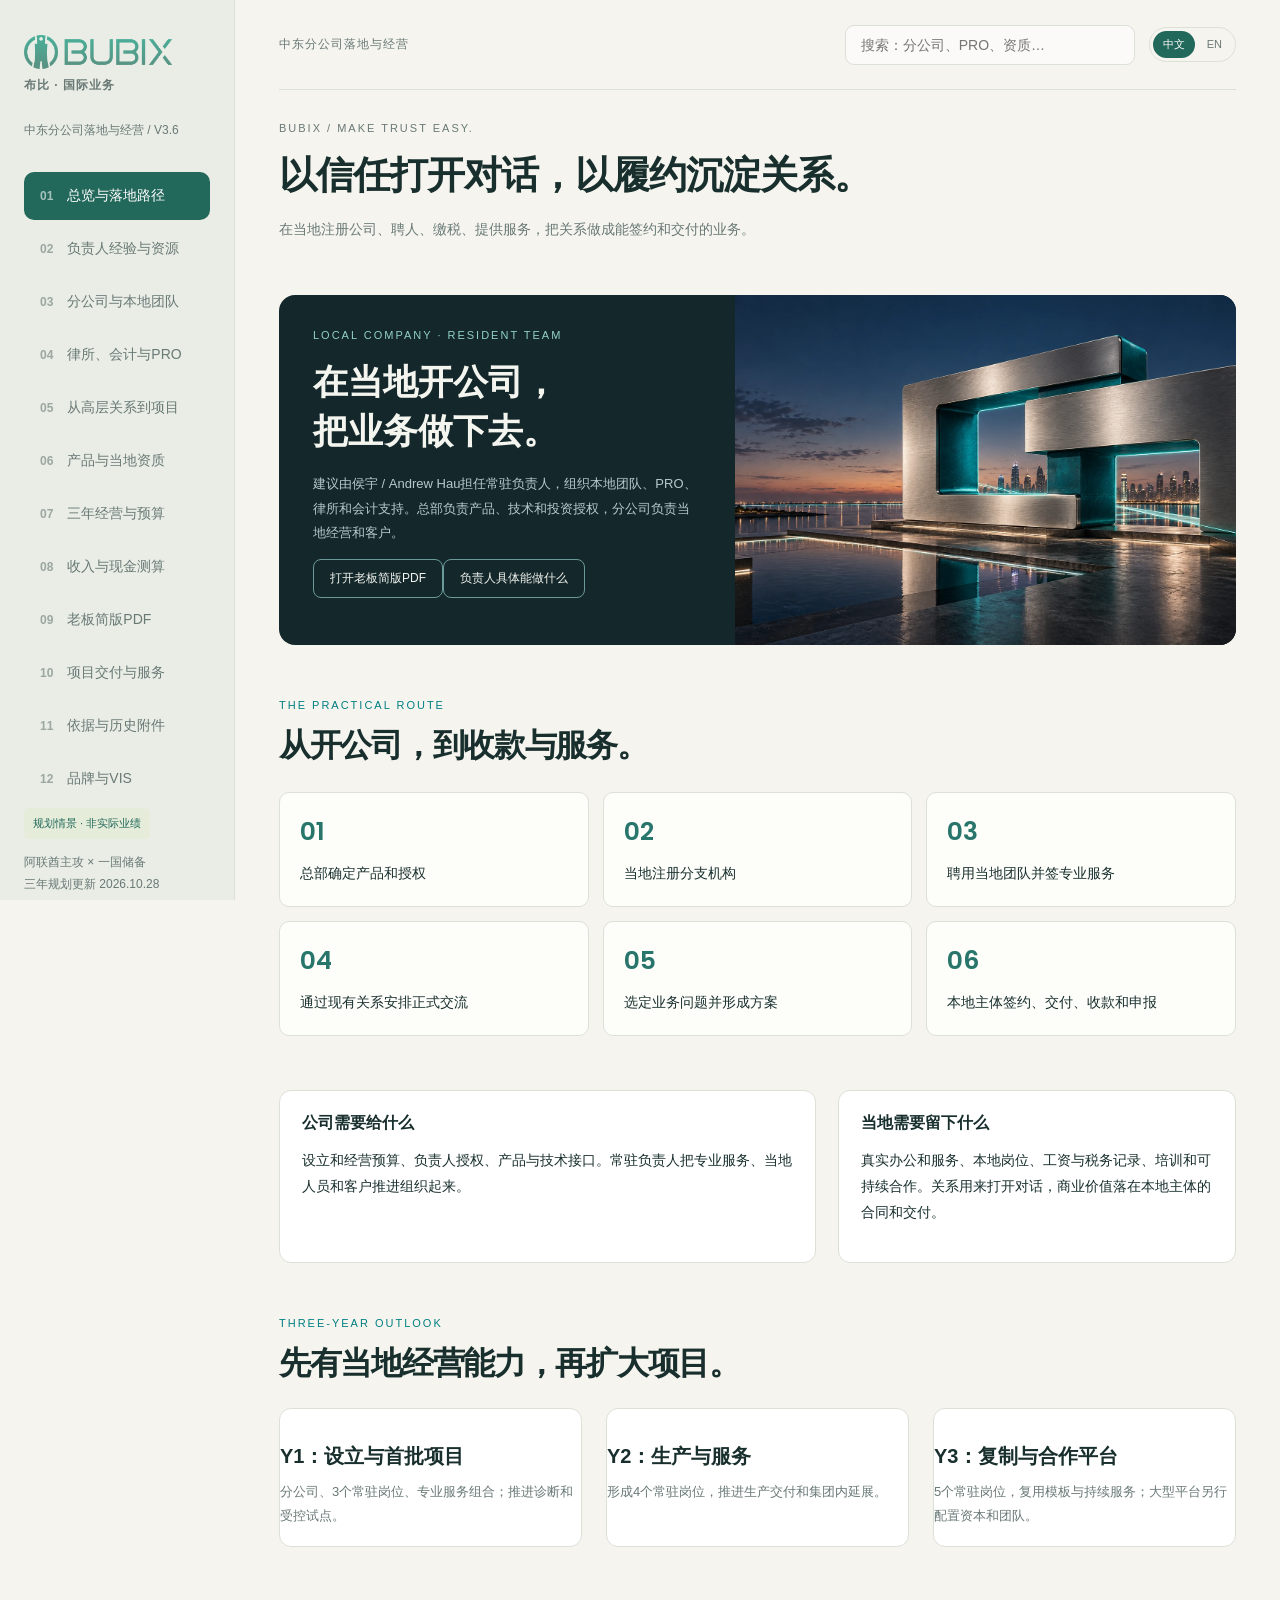
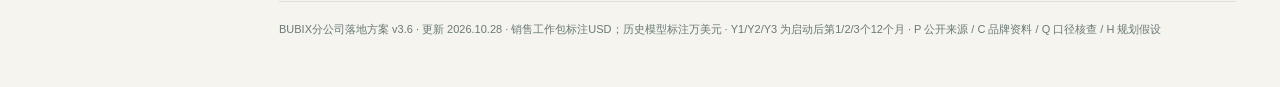
<file: index.html>
<!doctype html><html lang="zh-CN"><head><meta charset="UTF-8"><meta name="viewport" content="width=device-width,initial-scale=1"><title>BUBIX · 中东分公司落地与经营 / V3.6</title><style>
:root{--bg:#f5f4ee;--ink:#182f2d;--muted:#697976;--green:#22685b;--lime:#d5ef9b;--line:#dce1d8;--white:#fff;--orange:#bd6841}*{box-sizing:border-box}body{margin:0;background:var(--bg);color:var(--ink);font-family:-apple-system,BlinkMacSystemFont,"PingFang SC","Microsoft YaHei",sans-serif;font-size:14px}button,input,select{font:inherit}button,a,select{touch-action:manipulation}button{cursor:pointer}a{color:var(--green)}button:focus-visible,a:focus-visible,input:focus-visible,select:focus-visible{outline:3px solid #b8d378;outline-offset:3px}aside{position:fixed;inset:0 auto 0 0;width:235px;padding:34px 24px;background:#e9ede5;display:flex;flex-direction:column;border-right:1px solid var(--line)}.brand{font-weight:800;font-size:27px;letter-spacing:-1px}.brand span{font-size:12px;letter-spacing:2px;display:block;margin-top:7px;color:var(--muted)}.edition{margin:28px 0;color:var(--muted);font-size:12px}nav button{display:flex;align-items:center;gap:14px;border:0;background:transparent;color:var(--muted);width:100%;padding:14px 16px;text-align:left;border-radius:10px;margin:5px 0}nav button.active{background:var(--green);color:white}nav b{font-size:12px;opacity:.6}.aside-bottom{margin-top:auto;font-size:12px;line-height:1.9;color:var(--muted)}main{margin-left:235px;padding:0 44px 50px;max-width:1580px}header{height:90px;display:flex;align-items:center;justify-content:space-between;border-bottom:1px solid var(--line);gap:20px}.crumb{color:var(--muted);font-size:12px}#search{width:290px;padding:11px 15px;background:#fff9;border:1px solid var(--line);border-radius:9px}h1{font-size:38px;line-height:1.35;letter-spacing:-1px;margin:16px 0}h2{font-size:22px;margin:0 0 16px}h3{font-size:16px;margin:0 0 12px}p{line-height:1.85}.eyebrow{font-size:11px;letter-spacing:2px;text-transform:uppercase;color:var(--muted)}.intro{padding:32px 0 24px}.intro p{color:var(--muted);margin:0;max-width:730px}.badge{display:inline-block;background:#e5edda;padding:5px 9px;border-radius:5px;font-size:11px;color:var(--green)}.hero{background:var(--ink);color:white;border-radius:18px;padding:32px;display:grid;grid-template-columns:1.4fr 1fr;gap:36px}.hero .eyebrow,.hero p{color:#b3c8bd}.hero h2{font-size:28px;max-width:560px;line-height:1.5}.hero .big{font-size:70px;letter-spacing:-3px;color:var(--lime);font-weight:600}.hero .big small{font-size:15px;letter-spacing:0;color:#b3c8bd;margin-left:10px}.hero-split{display:flex;gap:30px;border-top:1px solid #ffffff30;padding-top:16px;margin-top:18px}.hero-split b{font-size:25px;display:block}.hero-split span{font-size:12px;color:#b3c8bd}.btn{border:1px solid var(--line);border-radius:8px;padding:10px 16px;background:white;color:var(--ink);text-decoration:none;display:inline-block}.btn.green{background:var(--lime);border-color:var(--lime)}.grid{display:grid;grid-template-columns:repeat(4,1fr);gap:16px;margin:22px 0}.card{background:white;border:1px solid var(--line);border-radius:12px;padding:22px}.metric{font-size:32px;font-weight:600;margin:12px 0 5px;letter-spacing:-1px}.muted{color:var(--muted);font-size:12px;line-height:1.8}.two{display:grid;grid-template-columns:1.35fr 1fr;gap:22px;margin-top:22px}.row{display:flex;justify-content:space-between;align-items:center;gap:15px}.link{border:0;background:transparent;color:var(--green);padding:0;text-align:left}.entry{padding:17px 0;border-bottom:1px solid var(--line);cursor:pointer;display:block;width:100%;text-align:left;border-width:0 0 1px;background:none;color:var(--ink)}.entry strong{display:block;margin-bottom:6px}.entry:hover{color:var(--green)}.notice{border-left:3px solid #9ab67d;background:#edf1e7;padding:13px 16px;line-height:1.8;font-size:12px;margin:20px 0}.tabs{display:flex;gap:8px;flex-wrap:wrap;margin:20px 0}.tabs button{padding:11px 18px;background:white;border:1px solid var(--line);border-radius:8px}.tabs button.active{background:var(--green);color:white}.tablewrap{overflow:auto}table{width:100%;border-collapse:collapse;font-size:12px;text-align:left}th{background:#edf1e8;color:var(--green);font-weight:600}td,th{padding:12px;border-bottom:1px solid var(--line);line-height:1.7;min-width:90px}article{max-width:850px;font-size:15px}article p{line-height:2}article h2{font-size:18px;margin-top:28px}article table{margin:20px 0}.reader{display:grid;grid-template-columns:220px minmax(0,1fr);gap:28px;margin-top:24px}.toc{max-height:75vh;overflow:auto;position:sticky;top:20px;align-self:start}.toc button{display:block;width:100%;padding:10px;border:0;background:none;text-align:left;color:var(--muted);line-height:1.5;font-size:12px;border-radius:6px}.toc button.active{background:#e4edda;color:var(--green);font-weight:600}.reader-card{background:white;padding:30px;border-radius:12px;border:1px solid var(--line)}.reader-card h1{font-size:26px}.read-controls{display:flex;justify-content:space-between;margin:25px 0;gap:12px}.source{margin-bottom:12px;padding:22px;background:white;border:1px solid var(--line);border-radius:10px}.source p{margin:8px 0}.check{display:flex;gap:14px;padding:18px 0;border-bottom:1px solid var(--line);align-items:start}.check input{accent-color:var(--green);width:20px;height:20px;flex-shrink:0}.check.done span{text-decoration:line-through;color:var(--muted)}progress{width:100%;height:9px;accent-color:var(--green)}svg{width:100%;height:auto;display:block}.chart-months{display:grid;grid-template-columns:repeat(12,1fr);gap:3px}.chart-months button{border:0;background:transparent;font-size:10px;color:var(--muted);padding:8px 0}.chart-months button.active{background:#e7eddf;color:var(--green);border-radius:5px}.legend{font-size:11px;color:var(--muted);display:flex;gap:16px;margin:10px 0}.dot{display:inline-block;width:7px;height:7px;background:var(--green);border-radius:100%;margin-right:6px}.chartdetail{padding:13px;background:#f4f6ef;border-radius:7px;font-size:12px;line-height:1.8}.stress-value{font-size:32px;color:var(--orange);font-weight:600}select{max-width:100%;padding:10px;background:white;border:1px solid var(--line);border-radius:6px}footer{color:var(--muted);font-size:11px;margin-top:35px;border-top:1px solid var(--line);padding-top:20px}.download{display:flex;gap:10px;flex-wrap:wrap}#menu{display:none}.mobile-label{display:none}.search-result{padding:18px;border:1px solid var(--line);background:white;border-radius:9px;margin:12px 0;display:block;width:100%;text-align:left;color:var(--ink)}mark{background:#d5ef9b}dialog{width:min(700px,94vw);border:1px solid var(--line);border-radius:15px;padding:28px;color:var(--ink)}dialog::backdrop{background:#18302db0}@media(max-width:1100px){main{padding:0 25px 35px}.grid{grid-template-columns:repeat(2,1fr)}.two{grid-template-columns:1fr}.reader{grid-template-columns:170px minmax(0,1fr)}}@media(max-width:760px){aside{display:none;z-index:10;box-shadow:0 0 0 100vw #18302d70}aside.open{display:flex}main{margin:0;padding:0 18px 30px}header{height:74px}.crumb{display:none}#search{width:min(280px,75vw)}#menu{display:block;border:0;background:none;font-size:22px}h1{font-size:29px}.hero{grid-template-columns:1fr;padding:24px;gap:15px}.hero .big{font-size:60px}.hero h2{font-size:24px}.grid{gap:10px}.card{padding:16px}.metric{font-size:28px}.reader{display:block}.toc{position:static;max-height:180px;margin-bottom:20px}.reader-card{padding:20px}.reader-card h1{font-size:23px}}@media print{aside,header,.tabs,.read-controls,footer,.toc{display:none}main{margin:0;padding:0}.reader{display:block}.reader-card{border:0}body{background:white}.card{break-inside:avoid}}

html{scroll-behavior:smooth}main,.card,.reader-card,.reader>div,.two>*,.grid>*{min-width:0}article,.source{overflow-wrap:anywhere}.tablewrap{max-width:100%;overscroll-behavior-x:contain}button:disabled{opacity:.45;cursor:default}.skip-link{position:fixed;top:-100px;left:16px;z-index:40;background:white;padding:12px}.skip-link:focus{top:12px}#navClose,#navBackdrop{display:none}.guide-grid{display:grid;grid-template-columns:repeat(2,minmax(0,1fr));gap:16px}.guide-grid details{padding:20px;background:white;border:1px solid var(--line);border-radius:12px}.guide-grid summary{font-weight:600;cursor:pointer;min-height:44px}.guide-grid li{line-height:1.9;margin:8px 0}.mobile-toc{display:none}.version-note{font-size:12px;line-height:1.8;color:var(--muted)}
@media(max-width:760px){header{position:sticky;top:0;z-index:5;background:var(--bg);padding-top:env(safe-area-inset-top);height:auto;min-height:74px;gap:10px}#menu{min-width:44px;min-height:44px}#search{width:100%;min-width:0;font-size:16px}aside{width:min(300px,88vw);height:100dvh;overflow:auto;box-shadow:none;padding:24px}#navClose{display:block;align-self:flex-end;min-height:44px}#navBackdrop.open{display:block;position:fixed;inset:0;z-index:9;border:0;background:#18302d80}body.nav-open{overflow:hidden}.row{flex-wrap:wrap}.hero .big{font-size:52px}.hero .big small{display:block;margin:8px 0;font-size:14px}.hero-split{gap:20px}.card h2{font-size:20px}.chart-months{grid-template-columns:repeat(6,minmax(0,1fr))}.chart-months button{min-height:44px;font-size:12px}.download{display:grid;grid-template-columns:1fr}.download .btn{min-height:44px}.guide-grid{grid-template-columns:1fr}.toc{display:none}.mobile-toc{display:block;margin:0 0 16px;width:100%;font-size:16px;min-height:44px}.reader-card{padding:16px}.read-controls .btn{min-height:44px}.tabs button{min-height:44px}.notice{overflow-wrap:anywhere}dialog{max-height:85dvh;overflow:auto}.check{min-height:48px}.grid .metric{font-size:26px}.tablewrap table{min-width:500px}footer{padding-bottom:env(safe-area-inset-bottom)}}
@media(prefers-reduced-motion:reduce){html{scroll-behavior:auto}}
.v3-report{margin:16px 0;background:white;border:1px solid var(--line);border-radius:14px;padding:24px;scroll-margin-top:90px}.v3-report summary{font-size:20px;font-weight:650;line-height:1.5;cursor:pointer}.v3-report p{line-height:1.95;font-size:15px}.v3-report .lead{color:var(--green);font-size:17px}.v3-report table{font-size:14px}.calc-fields{display:grid;grid-template-columns:repeat(3,minmax(0,1fr));gap:18px}.calc-fields label{display:block;line-height:1.6}.calc-fields input{display:block;width:100%;padding:10px;border:1px solid var(--line);border-radius:8px;margin-top:7px}.v3-source{border-bottom:1px solid var(--line);padding:14px 0}.v3-source a{overflow-wrap:anywhere}.aside-bottom{position:static}aside{overflow:auto}#nav button{min-height:48px}.cashbars{display:flex;gap:4px;align-items:flex-end;height:140px}.cashbars>div{flex:1;min-width:0;text-align:center}.cashbars i{display:block;background:var(--green);min-height:2px}.cashbars small{font-size:10px}@media(max-width:760px){.calc-fields{grid-template-columns:1fr 1fr}.v3-report{padding:18px}.v3-report summary{font-size:18px}.v3-report table{min-width:650px}.cashbars small{font-size:8px}}@media(max-width:400px){.calc-fields{grid-template-columns:1fr}} </style><style>.hero .big{font-size:clamp(40px,4.3vw,60px);letter-spacing:-2px}.hero .big small{display:block;margin:8px 0;letter-spacing:0}#reverse .grid{grid-template-columns:1fr}#operating .grid{grid-template-columns:repeat(3,minmax(0,1fr))}@media(max-width:760px){#operating .grid{grid-template-columns:1fr}}</style><style>@font-face{font-family:BubixDisplay;src:url('assets/Poppins-SemiBold.ttf') format('truetype');font-display:swap;font-weight:600}body{--mineral:#007f82;--graphite:#10151b;--silver:#a5adb7}main{max-width:1720px}header .crumb{letter-spacing:.08em}.brand img{display:block;width:148px;height:36px;object-fit:contain;object-position:left center}.brand span{letter-spacing:1px}.narrative-hero{padding:42px 0 26px;display:grid;grid-template-columns:.8fr 1.2fr;gap:30px;align-items:center}.narrative-hero .eyebrow{color:var(--mineral);font-size:11px;letter-spacing:.16em}.narrative-hero h1{font-family:BubixDisplay,Arial,sans-serif;font-size:clamp(42px,4.6vw,76px);line-height:1.07;letter-spacing:-.055em;font-weight:600;margin:20px 0}.narrative-hero h2{font-size:clamp(21px,2vw,30px);font-weight:500;letter-spacing:.04em;margin:0 0 18px}.narrative-hero p{max-width:355px;color:var(--muted);font-size:14px;line-height:1.9}.narrative-actions{display:flex;gap:10px;flex-wrap:wrap;margin-top:24px}.narrative-actions .btn.green{background:var(--green);color:#fff;border-color:var(--green)}.visual-figure{margin:0;min-width:0}.visual-media{display:block;width:100%;padding:0;line-height:0;border:0;background:var(--graphite);border-radius:12px;overflow:hidden;text-align:left}.visual-media img{display:block;width:100%;height:auto;max-width:100%}.visual-media:focus-visible{outline-offset:5px}.visual-figure figcaption{font-size:11px;line-height:1.65;color:var(--muted);margin-top:9px;letter-spacing:.02em}.hero-figure .visual-media{border-radius:16px}.hero-figure img{aspect-ratio:1672/941;object-fit:contain}.reading-compass{display:flex;gap:18px;flex-wrap:wrap;align-items:center;border-top:1px solid var(--line);border-bottom:1px solid var(--line);padding:17px 0;font-size:12px;margin:14px 0 46px}.reading-compass span{color:var(--muted);margin-right:auto}.reading-compass button{border:0;background:transparent;color:var(--green);padding:6px 0}.editorial-section{margin:54px 0}.section-heading{display:flex;justify-content:space-between;gap:24px;align-items:end;margin:0 0 22px}.section-heading .eyebrow{margin-bottom:12px;color:var(--mineral)}.section-heading h2{font-size:clamp(25px,2.5vw,36px);line-height:1.4;letter-spacing:-.04em;margin:0}.section-heading p{max-width:365px;margin:0;color:var(--muted);font-size:13px}.image-story{display:grid;grid-template-columns:1.45fr .8fr;gap:30px;align-items:center}.image-story.reverse{grid-template-columns:.8fr 1.45fr}.image-story h2{font-size:clamp(26px,2.7vw,38px);line-height:1.4;letter-spacing:-.04em;margin:14px 0 18px}.image-story p{color:var(--muted);font-size:14px}.scene-tag{font-size:11px;letter-spacing:.13em;color:var(--mineral);font-weight:600}.statement-band{display:grid;grid-template-columns:1fr 1fr;gap:32px;margin:54px 0;padding:32px 0;border-top:1px solid var(--line);border-bottom:1px solid var(--line)}.statement-band h2{font-family:BubixDisplay,sans-serif;font-size:clamp(26px,3vw,42px);line-height:1.2;letter-spacing:-.04em;margin:0}.statement-band p{margin:0;color:var(--muted)}.core-story{display:grid;grid-template-columns:150px 1fr;gap:30px;align-items:center;margin-top:28px}.core-story>img{width:150px;height:auto}.stage-controls{display:grid;grid-template-columns:repeat(3,minmax(0,1fr));gap:12px}.stage-controls button{text-align:left;background:transparent;border:0;border-bottom:2px solid var(--line);padding:13px 0;color:var(--muted)}.stage-controls button b{display:block;font-family:BubixDisplay,sans-serif;font-size:15px;margin-bottom:7px}.stage-controls button.active{color:var(--green);border-color:var(--green)}.stage-copy{padding:18px 0;min-height:86px;line-height:1.8;font-size:14px}.dual-stories{display:grid;grid-template-columns:1fr 1fr;gap:22px}.dual-story{position:relative;background:#e8ede8;border-radius:14px;padding:28px;overflow:hidden;min-height:260px}.dual-story.dark{background:var(--graphite);color:#f5f4ee}.dual-story h3{font-size:23px;line-height:1.4;margin:14px 0 10px;max-width:260px}.dual-story p{max-width:270px;font-size:13px;line-height:1.9;color:var(--muted);position:relative;z-index:1}.dual-story.dark p{color:#c2cccc}.dual-story .core-emblem{position:absolute;right:-25px;bottom:16px;width:142px;opacity:.14;pointer-events:none}.dual-story .eyebrow{color:var(--mineral)}.dual-story.dark .eyebrow{color:#77c7c2}.dual-story .link{margin-top:16px}.dual-story.dark .link{color:#9bdfd6}.campaign-flow{display:grid;grid-template-columns:repeat(3,minmax(0,1fr));gap:24px}.campaign-flow section{border-top:1px solid var(--line);padding:18px 0}.campaign-flow .flow-number{font-family:BubixDisplay,sans-serif;color:var(--mineral);font-size:25px}.campaign-flow h3{font-size:20px;margin:16px 0 10px}.campaign-flow p{font-size:13px;color:var(--muted);margin:0}.campaign-flow small{display:block;color:var(--green);font-size:11px;margin-top:16px}.poster-gallery{display:grid;grid-template-columns:repeat(3,minmax(0,1fr));gap:18px}.poster-gallery img{aspect-ratio:4/5;object-fit:contain;background:var(--graphite)}.proof-door{margin:48px 0;padding:30px;background:#e9ede5;border-radius:14px}.proof-door>h2{font-size:28px;margin:0 0 10px}.proof-door>p{color:var(--muted);font-size:13px;max-width:650px}.proof-links{display:flex;gap:12px;flex-wrap:wrap;margin-top:20px}.operating-layer{margin:30px 0;border-top:1px solid var(--line);padding-top:22px}.operating-layer>summary{font-size:15px;cursor:pointer;line-height:1.8;color:var(--green)}.operating-layer>.grid{margin-top:18px}.visual-note{font-size:11px;color:var(--muted);line-height:1.8}.section-banner{margin:22px 0 28px;display:grid;grid-template-columns:1fr 180px;gap:24px;align-items:center;border-top:1px solid var(--line);border-bottom:1px solid var(--line);padding:20px 0}.section-banner strong{font-size:18px;line-height:1.5;font-weight:500}.section-banner p{margin:8px 0 0;color:var(--muted);font-size:13px}.section-banner img{width:160px;justify-self:end}.chapter-visual{margin:20px 0 28px}.visual-dialog{width:min(1400px,96vw);max-height:94dvh;padding:18px;background:var(--graphite);color:#f5f4ee;overflow:auto}.visual-dialog .row{justify-content:space-between;align-items:start;margin-bottom:12px}.visual-dialog img{width:100%;height:auto;display:block}.visual-dialog p{font-size:12px;color:#b9c5c5;margin:7px 0}.visual-dialog .btn{background:transparent;color:#f5f4ee;border-color:#879b9b}.v3-report{padding:19px 23px}.v3-report summary{font-size:17px}.v3-report .lead{font-size:15px}.v3-report p{font-size:14px}.narrative-main .eyebrow{letter-spacing:.12em}
@media(min-width:1400px){.narrative-hero{grid-template-columns:.7fr 1.3fr;padding-top:48px;gap:42px}.hero-figure .visual-media{box-shadow:0 24px 48px #10151b16}}@media(max-width:1000px){.narrative-hero{grid-template-columns:1fr;padding-top:32px;gap:20px}.narrative-hero h1{font-size:54px;max-width:600px}.narrative-hero p{max-width:640px}.image-story,.image-story.reverse{grid-template-columns:1fr;gap:22px}.image-story.reverse .visual-figure{order:-1}.section-heading{align-items:start;flex-direction:column;gap:10px}.section-heading p{max-width:none}.core-story{grid-template-columns:100px 1fr;gap:20px}.core-story>img{width:100px}.dual-story{padding:22px}.dual-story .core-emblem{width:110px}.statement-band{gap:20px}.poster-gallery{gap:12px}}
@media(max-width:760px){.narrative-hero h1{font-size:clamp(42px,12vw,65px)}.narrative-hero h2{font-size:24px}.narrative-hero{padding-top:27px}.reading-compass{gap:14px;margin-bottom:34px}.reading-compass span{width:100%}.editorial-section{margin:38px 0}.statement-band,.dual-stories,.campaign-flow{grid-template-columns:1fr}.statement-band{padding:25px 0;margin:36px 0}.statement-band h2{font-size:30px}.core-story{grid-template-columns:1fr;gap:12px}.core-story>img{width:95px}.stage-controls{gap:12px}.stage-controls button{min-height:60px}.stage-controls button b{font-size:13px}.stage-copy{min-height:112px}.poster-gallery{grid-template-columns:1fr;gap:24px}.poster-gallery img{aspect-ratio:auto;max-height:540px}.proof-door{padding:23px}.proof-door>h2{font-size:25px}.proof-links{display:grid;grid-template-columns:1fr}.section-banner{grid-template-columns:1fr 80px;gap:15px}.section-banner img{width:80px}.visual-media{border-radius:10px}.narrative-actions .btn{min-height:44px}.visual-dialog{padding:12px}.v3-report{padding:17px}.visual-dialog .row{flex-wrap:wrap}}@media(prefers-reduced-motion:no-preference){.visual-media img{transition:transform .4s}.visual-media:hover img{transform:scale(1.012)}}

/* Brand worlds v3: new campaign environments and native SVG motion. */
.world-hero{position:relative;isolation:isolate;overflow:hidden;border-radius:16px;margin:30px 0 26px;background:#101b24;min-height:540px;aspect-ratio:1.72;color:#fff}.world-hero-image,.world-hero-shade{position:absolute;inset:0;width:100%;height:100%;object-fit:cover}.world-hero-image{object-position:58% center}.world-hero-shade{background:linear-gradient(90deg,rgba(8,17,23,.91) 0%,rgba(8,17,23,.7) 29%,rgba(8,17,23,.08) 62%)}.world-hero-copy{position:relative;z-index:1;padding:clamp(28px,4vw,64px);max-width:530px}.world-hero .eyebrow{font-size:10px;color:#9fd8d3;letter-spacing:.16em}.world-hero h1{font-family:BubixDisplay,Arial,sans-serif;font-size:clamp(42px,5.1vw,78px);line-height:1.06;letter-spacing:-.045em;color:#fff;margin:24px 0 18px}.world-hero h2{color:#fff;font-size:clamp(21px,2.2vw,30px);font-weight:500;letter-spacing:.04em;margin:0 0 16px}.world-hero p{color:#d0dada;font-size:14px;line-height:1.9}.world-hero .btn{background:transparent;color:#f5f6f2;border-color:#6c9697;margin-top:16px}.hero-zoom{position:absolute;right:22px;top:22px;z-index:2;color:#eef7f5;background:#12252d99;border:1px solid #8ba9aa70;border-radius:30px;padding:8px 14px;font-size:11px}.hero-concept{position:absolute;right:24px;bottom:20px;font-size:9px;letter-spacing:.12em;color:#e0e5e3}.world-pair{display:grid;grid-template-columns:1fr 1fr;gap:24px}.world-pair article{min-width:0}.world-copy{padding:24px 0;border-bottom:1px solid var(--line)}.world-copy h3{font-size:25px;margin:13px 0 12px}.world-copy p{color:var(--muted);font-size:14px;line-height:1.9;margin:0 0 17px;max-width:440px}.world-copy span{font-size:11px;color:var(--green)}.motion-world{background:#101b20;color:#eef4f1;border-radius:16px;padding:30px 34px;margin:54px 0;overflow:hidden}.motion-top{display:flex;justify-content:space-between;gap:18px;align-items:center}.motion-top .eyebrow{color:#89c7c2;font-size:10px}.motion-top h2{color:#f4f5ef;font-size:28px;margin:12px 0 0}.motion-toggle{flex-shrink:0;border:1px solid #5c787b;background:transparent;border-radius:24px;padding:9px 14px;color:#d8e7e4;font-size:11px}.trust-motion{width:100%;display:block;height:auto;margin:12px 0}.motion-grid{opacity:.38}.motion-controls{display:grid;grid-template-columns:repeat(3,1fr);gap:20px}.motion-controls button{border:0;border-top:1px solid #3f555a;border-radius:0;color:#91a8aa;background:transparent;padding:15px 0;text-align:left;font-family:BubixDisplay,sans-serif;font-size:13px}.motion-controls button span{font-size:10px;margin-right:12px}.motion-controls button.active{color:#baf0e8;border-color:#7bd4c8}.motion-caption{display:flex;gap:24px;justify-content:space-between;align-items:baseline;min-height:90px;padding-top:8px}.motion-caption h3{color:#f0f5ee;font-size:21px;margin:0;white-space:nowrap}.motion-caption p{color:#9cb6b7;font-size:12px;line-height:1.9;max-width:430px;margin:0}.motion-note{color:#809b9e;font-size:10px;margin:12px 0 0;border-top:1px solid #294147;padding-top:15px}.stream{animation:trustFlow 6s linear infinite}.stream-b{animation-delay:-2s}.stream-c{animation-delay:-4s}.verification-scan{animation:trustScan 5s ease-in-out infinite;transform-origin:center}.frame-one,.frame-two{transition:transform 1s ease,opacity 1s}.motion-world[data-mode="0"] .frame-one{transform:translateX(-10px)}.motion-world[data-mode="0"] .frame-two{transform:translateX(10px)}.motion-world[data-mode="0"] .verification-scan{opacity:0}.motion-world[data-mode="2"] .stream{stroke:#daf6f0;animation-duration:4s}.motion-world[data-mode="2"] .verification-scan{opacity:0}.motion-world.paused *,.motion-world.offscreen *{animation-play-state:paused!important}.motion-world.paused .verification-scan{opacity:.45}.motion-world[data-mode="1"] .flow-light{opacity:.6}@keyframes trustFlow{to{stroke-dashoffset:-848}}@keyframes trustScan{0%,100%{transform:translateX(-95px);opacity:.1}50%{transform:translateX(125px);opacity:.85}}
@media(max-width:1000px){.world-hero{min-height:530px;aspect-ratio:auto}.world-hero h1{font-size:58px}.world-hero-copy{padding:35px}.world-hero-shade{background:linear-gradient(90deg,#081117ed 0%,#081117bb 38%,#08111718 80%)}.world-hero-image{object-position:60% center}.motion-caption{display:block;min-height:100px}.motion-caption p{margin-top:10px;max-width:100%}.motion-top h2{font-size:24px}}
@media(max-width:760px){.world-hero{min-height:620px;margin-top:22px}.world-hero-copy{padding:28px;max-width:none}.world-hero h1{font-size:56px;margin-top:30px}.world-hero-image{object-fit:cover;object-position:64% center}.world-hero-shade{background:linear-gradient(90deg,#081117de,#08111766),linear-gradient(0deg,#08111766,transparent 40%)}.hero-zoom{right:15px;top:15px;font-size:10px;padding:7px 10px}.world-hero .eyebrow{font-size:8px;max-width:180px;line-height:1.8}.hero-concept{font-size:8px;left:28px;right:20px}.world-pair{grid-template-columns:1fr;gap:32px}.world-copy{padding-top:20px}.motion-world{padding:25px 20px;margin:38px 0}.motion-top{align-items:start;flex-wrap:wrap}.motion-top h2{font-size:23px}.motion-toggle{padding:8px 12px}.trust-motion{margin:15px -10px;width:calc(100% + 20px)}.motion-controls{gap:12px}.motion-controls button{font-size:10px}.motion-controls button span{display:block;margin:0 0 8px}.motion-caption h3{font-size:19px}.motion-caption{min-height:125px}.motion-note{line-height:1.8}}
@media(prefers-reduced-motion:reduce){.frame-one,.frame-two{transition:none}}
.motion-world[data-mode="0"] .verification-scan,.motion-world[data-mode="2"] .verification-scan{visibility:hidden}
</style><style>.header-tools{display:flex;align-items:center;gap:14px;min-width:0}.language-links{display:flex;gap:2px;flex-shrink:0;padding:3px;border:1px solid var(--line);border-radius:25px}.language-links a{padding:6px 10px;font-size:11px;line-height:1.3;color:var(--muted);text-decoration:none;border-radius:20px}.language-links a[aria-current=page]{background:var(--green);color:white}header .crumb{font-size:12px}html[lang=en] #nav button{font-size:12px;line-height:1.5}html[lang=en] .section-heading h2{font-size:clamp(24px,2.5vw,34px)}html[lang=en] .dual-story h3{max-width:320px}html[lang=en] .motion-caption h3{white-space:normal;max-width:380px}html[lang=en] .motion-caption{min-height:120px}html[lang=en] .stage-copy{min-height:112px}html[lang=en] .world-hero-copy{max-width:530px}html[lang=en] .world-hero h2{font-size:22px}html[lang=en] .world-hero h2{display:none}html[lang=en] table{font-size:12px}html[lang=en] .v3-report summary{line-height:1.6}html[lang=en] .intro h1{font-size:clamp(30px,3vw,46px);max-width:1000px}html[lang=en] .world-copy h3{font-size:25px}@media(max-width:1000px){header .crumb{display:none}.header-tools{margin-left:auto}html[lang=en] .section-heading h2{font-size:28px}}@media(max-width:760px){.header-tools{flex:1;gap:8px;width:auto}.header-tools #search{width:100%;min-width:0}.language-links a{padding:6px 8px}header{gap:12px}.language-links{gap:0}html[lang=en] .world-hero-copy{padding:28px}html[lang=en] .world-hero p{max-width:235px}html[lang=en] .motion-caption{min-height:160px}html[lang=en] .motion-top h2{font-size:22px}html[lang=en] .stage-copy{min-height:150px}html[lang=en] .section-heading h2{font-size:26px}}</style><link rel="stylesheet" href="assets/sales-v3.6.css"></head><body><a class="skip-link" href="#app">跳至正文</a><button id="navBackdrop" aria-label="关闭导航" tabindex="-1"></button><aside id="sidebar"><button id="navClose" class="btn" aria-label="关闭导航">关闭 ×</button><div class="brand"><img src="assets/official-logo-dark.png" alt="BUBIX"><span>布比 · 国际业务</span></div><div class="edition">中东分公司落地与经营 / V3.6</div><nav id="nav"></nav><div class="aside-bottom"><span class="badge">规划情景 · 非实际业绩</span><p>阿联酋主攻 × 一国储备<br>三年规划更新 2026.10.28<br>让每一个目标，都有依据。</p></div></aside><main><header><span class="crumb">中东分公司落地与经营</span><button id="menu" aria-label="打开导航" aria-controls="sidebar" aria-expanded="false">☰</button><div class="header-tools"><input id="search" type="search" placeholder="搜索：分公司、PRO、资质…" aria-label="全文搜索手册"><nav id="languageLinks" class="language-links" aria-label="页面语言 / Page language"><a href="index.html" lang="zh-CN" data-lang="zh" aria-current="page">中文</a><a href="en.html" lang="en" data-lang="en">EN</a></nav></div></header><div id="app" tabindex="-1"></div><footer>BUBIX分公司落地方案 v3.6 · 更新 2026.10.28 · 销售工作包标注USD；历史模型标注万美元 · Y1/Y2/Y3 为启动后第1/2/3个12个月 · P 公开来源 / C 品牌资料 / Q 口径核查 / H 规划假设</footer></main><dialog id="visualDialog" class="visual-dialog"><div class="row"><p id="visualCaption"></p><button class="btn" id="visualClose" type="button">关闭 ×</button></div><img id="visualLarge" alt=""></dialog><script>const P=[{"title": "BUBIX中东：建设数字信任底座，经营持续服务", "lead": "V3.2 / 中东业务经营方案 · 阿联酋推进机构 × Build & Operate", "paras": ["建议以国家/大型产业平台为主线，以企业应用与经常性服务验证商业化；区域岗位承担资源、方案、签约、回款和运营协同。", "首期投入规划区间为500–1000万美元。“年利润2000–3000万”的币种、利润归属、目标年份及税前税后口径尚未明确，暂按不同条件进行敏感性测算。", "承接v3.1-JD的六项汇报材料；供货主体、平台运营主体和股权收益分别测算。保留原版式与27页汇报形式。"], "headers": [], "rows": [], "note": "M01 p2 / C01 p3 / C02 p6、9；公开阅读版。背景资料原文不公开。"}, {"title": "岗位定位：区域商务经营与联合运营推进", "lead": "围绕1–2个目标国家，打通战略商务资源、商业合同、实际回款与本地运营。", "paras": ["核心职责包括决策层商务拓展、国家级与企业项目谈判、回款推进、本地组织协同及总部决策支持。", "平台、内容与HAA工具服务于商务经营；真实资源、工作语言、项目经验及驻地能力须单独核验。"], "headers": ["责任范围", "落地工作包"], "rows": [["国别经营", "阿联酋主攻；储备国按资源、采购及交付条件评审"], ["双线业务", "A国际产业公链全栈与运营；B资产数字化/可信贸易平台与运营"], ["结果责任", "有效合同、履约收入、实际回款、毛利与贡献归属分别记录"], ["本地协同", "推进机构、合作主体、培训、驻地及总部资源安排"]], "note": "J01岗位职责与任职要求；M01区域经营需求。方案覆盖不等于实际资源或任职资格已验证。"}, {"title": "六项经营决策材料与评审事项", "lead": "保留六项结构，补齐联合运营经济性。", "paras": [], "headers": ["材料", "关键输出", "决策"], "rows": [["1 经营目标", "首年建设/获客；三年条件路径", "是否立项及主攻国"], ["2 年度收入", "供应商收入与运营商收入两张表", "付款主体与收入归属"], ["3 商机与假设", "赞助方、授权、预算、数据、付费意愿", "商机何时进入预测"], ["4 交付与成本", "技术边界、工程人月、本地运营编制", "交付责任与超支承担"], ["5 现金与压力", "分期投入、付款、未达标停投", "投入多少及何时释放"], ["6 目标差距", "利润币种/归属反推、90日行动", "补资源、改价格或调目标"]], "note": "H · 规划假设；非订单、成交报价、财务预测或获批预算。"}, {"title": "材料能证明什么，不能证明什么", "lead": "品牌介绍列示业务定位；财务业绩核验须依据合同、验收和账务记录。", "paras": [], "headers": ["来源", "资料列示要点", "使用边界"], "rows": [["C01 Overview / 2026.02", "连接加密生态与实体经济；40+产品、150+专利", "资料列示；数量未经独立核验"], ["C02 DTI / 2026.03", "建设＋运营；140+专利、120+客户、10+世界500强", "资料列示；专利口径与C01不一致"], ["M01 业务需求背景", "国际业务与区域推进方向", "背景资料原文不公开；国别、合同与验收状态待专项核验"], ["P01 官网核心技术", "自主链、合约、隐私、DID、抗量子、Agentic AI", "技术定位，不能替代性能测试或产品成熟度"], ["历史营收/批准预算", "仍未取得一手财务证明", "不引用9608.65万元作为已证实2023营收"]], "note": "来源类别与公开链接见files/source-register.json。背景资料不附原文；引用不代表独立核验完成。"}, {"title": "品牌使命：连接加密生态与实体经济", "lead": "Bridging crypto ecosystems with real economies.", "paras": ["品牌使命的商业表达：让组织之间的身份、权利、数据与交易，可以被共同验证，并在明确规则下协作。", "业务价值：缩短凭证核验、减少多方对账、明确资产权利记录、约束AI代理的权限和操作追踪。具体收益必须来自试点前后测量。", "品牌主张建议：VALUE, IN CLEAR VIEW. 让价值有据可查。延续CORE双构件，表现连接、验证、协同完成。", "“国家级”用于项目范围和合作层级；未经证明，不对外声称国家所有、政府担保、全球仅两国具备能力。"], "headers": [], "rows": [], "note": "C01 p2–5；P01官网；品牌文案为H建议，非正式品牌口号。"}, {"title": "六项技术，转为四类购买理由", "lead": "官网与国际材料分类略有差异，按客户价值组织。", "paras": [], "headers": ["能力组", "解决什么", "可验证交付"], "rows": [["自主链＋智能合约", "多方共享规则与业务状态", "节点配置、权限矩阵、合约测试及日志"], ["DID＋隐私计算", "定义数据访问与业务操作权限", "凭证签发/撤销/验证与权限测试"], ["可信数据＋Agentic AI", "AI使用有来源的数据，在授权内执行", "数据来源、代理身份、批准记录、操作审计"], ["安全与抗量子研究", "减少基础设施长期迁移风险", "现有算法、支持范围与独立测试；研究与量产分开"]], "note": "P01 https://www.bubi.cn/core-tech；C01 p4–5。以上是验收设计，不声称已通过测试。"}, {"title": "双线业务：产业公链与资产/贸易应用", "lead": "两条业务线各有购买方、交付与运营责任；底座可复用，收入不重复计量。", "paras": ["一期范围以软件、治理、集成与持续运营为主，不涉及默认硬件承包。硬件和基础云采购须另列主体、范围与报价。", "国家一期250万美元实施费仅对应既定软件工作包，不代表全国数字基础设施总价；500–1000万美元投入仍须明确出资主体与用途。"], "headers": ["业务线", "买方与交付", "收入与验收"], "rows": [["A 国际产业公链", "本地授权运营主体/战略集团；全栈底座、节点治理、工具、接口与生态接入", "实施＋支持＋约定运营服务；按SOW与运营交接验收"], ["B 资产数字化/可信贸易", "产业、资产及贸易机构；权利/凭证记录、跨组织工作流与对账", "付费方案＋实施/订阅＋包外用量；按权利/数据流程与业务验收"], ["RWA＋AI价值层", "RWA对应资产与权利流程；AI对应授权、数据和操作追踪", "收费须对应独立权益，不以传播主题直接增加收入"]], "note": "J01职责3–4；C01/C02产品与运营模式。合同权利、许可、数据及支持条件须按实际项目确定。"}, {"title": "四本账：杜绝把生态规模写成BUBIX收入", "lead": "首年供货营收与本地平台收入可能存在内部交易。", "paras": [], "headers": ["主体/层级", "可计量指标", "必须隔离的项目"], "rows": [["BUBIX供货主体", "履约收入、成本、回款、应收", "当地客户流水不自动归属供货方"], ["本地运营主体/JV", "第三方服务收入、运营成本、现金", "向BUBIX采购是成本/资产，不是额外生态收入"], ["股东经济利益", "约定分红或收益权、投资额", "股比×利润只是敏感性，不等于可分配现金"], ["网络生态", "资产面值、交易额、节点数、活跃客户", "资产规模、币价、市值和融资额均不等于营收"]], "note": "H核算框架；是否合并、资本化、确认分红或权益法，待实际合同与财务判断。"}, {"title": "首年供货基线：363.75万美元是一种合同组合", "lead": "这是v3.1-JD可复算的供应商口径，不代表中东平台全部收入。", "paras": ["目标组合回款425万、税前区域贡献20.28万；未计总部所有费用、税费及资本成本。", "合同数量、价格、签约月、验收和付款均为拟定。国家一期不签时，首年供货收入降至176.25万，贡献为负。"], "headers": ["项目", "签约金额", "首年确认收入"], "rows": [["2个前置方案", "30", "30"], ["2个企业平台含支持", "170", "146.25"], ["1个国家一期含支持", "280", "187.5"], ["合计 / 万美元", "480", "363.75"]], "note": "H-SUP；逐月供货模型与67项算术检查由独立文件提供。项目数量、报价和排期均为规划假设。"}, {"title": "平台运营收入：按付费账户和计费事件拟定", "lead": "以下均为全年等效付费量，避免把年末客户数乘全年价格。", "paras": [], "headers": ["收入项", "Y1假设", "Y2假设", "Y3假设"], "rows": [["BaaS/节点服务", "10户×6万＝60万", "30户×8万＝240万", "48户×10万＝480万"], ["凭证/API增量用量", "50万次×$0.20＝10万", "300万次×$0.20＝60万", "1000万次×$0.20＝200万"], ["应用工作流", "8项×5万＝40万", "15项×8万＝120万", "20项×10万＝200万"], ["AI租户附加服务", "6户×2.5万＝15万", "15户×4万＝60万", "24户×5万＝120万"], ["平台外部收入 / 万美元", "125", "480", "1000"]], "note": "H-OP01；用量仅计算订阅包外事件；工作流与AI服务不重复收同一权益。所有数量和定价未经客户验证。"}, {"title": "平台经济性：首年建设，后续放量仍需条件", "lead": "单位万美元；这是全费用化的经营测算，不是审计利润预测。", "paras": ["初期280万对应向BUBIX采购一项底座包的规划额，作为运营方成本；供应商确认时点与付款可不同。此处不与上一页供货营收相加。", "若会计上资本化，则须重做摊销、减值和现金表；不能因资本化而宣称商业回报更好。"], "headers": ["项目", "Y1", "Y2", "Y3"], "rows": [["外部服务收入", "125", "480", "1000"], ["可变交付/渠道成本45%", "56.25", "216", "450"], ["固定运营费用", "120", "200", "250"], ["初期技术采购全额费用化", "280", "0", "0"], ["规划税前贡献", "-331.25", "64", "300"]], "note": "H-OP02；不含税、融资、超范围改造及额外牌照资本；Y2/Y3均为条件阶段，不保证按公历发生。"}, {"title": "运营模型的成本依据与替换条件", "lead": "45%是报价前的规划占位，不是布比历史毛利率。", "paras": [], "headers": ["成本", "假设构成", "替换依据"], "rows": [["变动成本45%", "云/用量10%＋交付支持20%＋渠道/生态15%", "云账单、人员工时、第三方费率和伙伴协议"], ["Y1固定费120万", "团队60、伙伴/法律20、差旅15、内容活动15、行政10", "岗位报价、服务合同、雇佣与办公方案"], ["Y2固定费200万", "团队110、伙伴/法律25、差旅20、市场25、行政20", "付费客户、服务等级与本地组织"], ["Y3固定费250万", "团队140、伙伴/法律30、差旅25、市场30、行政25", "实际支持负荷与续费质量"], ["技术采购280万", "国家一期250＋年度支持30，规划全额费用化", "详细SOW、支持期及公允交易条款"]], "note": "H-OP03；团队固定职责与按收入计提的增量交付职责需工时隔离，防止重复预算。"}, {"title": "年利润“两三千万”：先确认三个口径", "lead": "Q01口径核查：利润目标的币种、归属主体、实现年份及税前税后口径尚未明确。", "paras": [], "headers": ["解释", "所需平台年收入 / 百万美元", "说明"], "rows": [["2000–3000万元人民币；平台利润", "9.52–14.29", "假设汇率7人民币/美元、税前利润率30%"], ["2000–3000万美元；平台利润", "66.67–100.00", "同为30%利润率"], ["人民币目标归BUBIX；经济份额30%", "31.75–47.62", "目标先除30%份额，再除30%利润率"], ["美元目标归BUBIX；经济份额30%", "222.22–333.33", "不代表已约定股比或已可分配利润"]], "note": "Q01口径核查 / H-REV；汇率7仅情景换算，不是实时汇率。若目标为净利润，须另加税费和融资桥接；30%为假设。"}, {"title": "目标差距：1000万美元运营收入仍非万能答案", "lead": "Y3条件路径税前贡献300万美元；与利润愿景须同口径比较。", "paras": ["平台300万美元税前贡献，按假设汇率7折合2100万元人民币：仅接近“平台人民币税前利润”解释的下沿。", "若BUBIX经济份额只有30%，相应示意利益为90万美元，即630万元人民币；不是公司合并营收，也不是可立即分红。", "若愿景是平台年利润2000万美元，1000万美元收入路径明显不足；需收入至少6667万美元（30%利润率假设）。", "因此汇报应同时展示首年落地指标与成熟期经营条件；不能用首年合同体量论证成熟平台利润，更不能用代币市值填补缺口。"], "headers": [], "rows": [], "note": "H-REV；经济份额示意不替代合并、权益法或分红会计。"}, {"title": "500–1000万美元：先作为候选资本包，不是费用预算", "lead": "中央示意750万美元；出资人、期限和用途仍需决策程序确认。", "paras": [], "headers": ["资金用途", "规划额度 / 万美元", "释放条件"], "rows": [["一期技术采购", "280", "SOW、权属、验收与付款结构明确"], ["首年固定运营费用", "120", "岗位分期到岗、月度成本核对"], ["变量成本及收款周转", "100", "订单/用量/应收账期触发；不是额外利润费用"], ["本地接入与追加范围储备", "100", "独立变更单，不预先认作已支出"], ["限制性资金/设立相关预留", "50", "待当地专业报价；不足时增资重批"], ["未分配流动性缓冲", "100", "压力测算及董事会授权"], ["总额", "750", "资金安排与利润表不能相加"]], "note": "M01投入区间；H-CAP分配。1000万也不是许可资本充分性保证；此表不是总部批准承诺。"}, {"title": "分三道门放款：用采购与用量验证替代一次性押注", "lead": "500–1000万规模只在投资路径明晰后进入审批。", "paras": [], "headers": ["阶段", "建议累计释放上限", "验收/停止条件"], "rows": [["0–90日资源验证", "实际预算待核定；50万仅为原测算占位", "资源盘点、需求与采购路径明确后，按最小验证工作包审批"], ["采购与一期实施", "350万美元", "明确买方/出资人、签约付款、技术SOW、运营主体和责任"], ["平台上线与扩展", "750万美元中央情景", "验收、付费用量、续费与单位贡献达阈值；逐月审批"], ["条件失效", "停止新增承诺", "无授权、预算未落地、用量低于阈值，缩范围或暂停"]], "note": "H-CAP；累计额度非新增相加；首期采购预付、沉没成本与退出成本需逐合同复核。"}, {"title": "现金与压力：资本包要能覆盖亏损和延迟", "lead": "运营方简化测试：所有收入当年收现、费用当年支付，不含新增资产。", "paras": [], "headers": ["运营Y1压力", "税前贡献 / 万美元", "含义"], "rows": [["基准：125收入、45%变动率", "-331.25", "280技术采购已全额计成本"], ["收入/付费量减半，固定费不变", "-365.625", "收入62.5，变动成本同步下降"], ["固定费与技术采购超支20%", "-411.25", "额外80成本；其他不变"], ["年内收入仅收回50%", "现金净流出393.75", "利润不因晚收而改善；期末应收62.5"], ["750万全额可用的基准年末余额", "418.75", "仅简化现金余额，未扣预留/受限资金及额外资产"]], "note": "H-CASH；不是月度峰值缺口。正式放款须13周滚动现金表，供应商140万周转不再直接叠加至此资本包。"}, {"title": "供应商与平台之间：用关联交易桥接避免重复计算", "lead": "同一份280万采购，不应同时当作生态新增收入和可自由支配现金。", "paras": ["供应商模型中的国家一期合同280万，首年按里程碑确认187.5万；运营方示意将整个采购280万作为初始建设支出，时间口径不同。", "若国家一期的买方就是本地运营主体，需按同一合同对齐供应方收入、运营方资产/成本、付款与应付；本版不编造合并报表。", "两家企业的实施合同是否由BUBIX直接签、还是由JV转售，也须明确；收入总额/净额取决于实际职责，不能把两套模型简单相加。", "股比分成仅用于敏感性。服务费、股息、投资回收、代币权益需各有合同与结算规则。"], "headers": [], "rows": [], "note": "H-ENTITY；财务负责人需形成法人结构图、关联交易清单与抵销表。"}, {"title": "商机开发：先找授权和预算，再谈国家级叙事", "lead": "战略商务渠道形成接洽入口；付款主体和采购程序决定项目可执行性。", "paras": [], "headers": ["路径", "优先识别", "形成的证据"], "rows": [["政府/授权运营商", "项目赞助方、采购机构、出资方、主管部门", "授权范围、采购计划、预算路径"], ["大型产业/家族集团", "业务单元、资产/数据所有人、财务负责人", "场景、成本基线、付费意向"], ["本地系统集成/咨询伙伴", "真实业绩、交付能力、客户授权", "合作边界、费用与可追溯工作成果"], ["生态伙伴", "银行、资产服务、身份/数据提供方", "接口、责任、必要资格与接入条件"]], "note": "H-GTM；不将王室/家族接触视为政府授权；报酬对应合法可审计工作成果，不为不当影响采购付费。"}, {"title": "90日行动：从资源核实到可采购方案", "lead": "先盘点资源、确认可行性，再进入受控资料披露、商业提案与签约推进。", "paras": ["启动预算根据人员、差旅、方案验证与外部服务的实际工作包核定；原50万美元不直接作为90日预算建议。"], "headers": ["时间", "重点动作", "验收物"], "rows": [["D1–15", "主攻/储备国资源与授权路径核实；安排总部协同", "资源关系图、沟通记录、国别筛选结论"], ["D16–30", "确认A/B业务线购买方、问题与预算路径", "2条业务价值链、需求备忘录、资料披露范围"], ["D31–60", "形成范围、报价、验收、付款与运营合作条件", "商业提案、SOW、合作条款、交付与培训排期"], ["D61–90", "采购、合同及回款推进；复核投资和本地组织", "有依据的项目预测、合同/首款进度、进入或降档决议"], ["持续", "周商机/现金、月情报/运营/总部决策复盘", "阶段台账、13周资金安排、风险与决策关闭记录"]], "note": "J01职责1–7；M01推进需求。工作节点为规划，不代表已有授权、客户预算或订单。"}, {"title": "HAA：业务确认、AI辅助与专业复核", "lead": "HAA作业机制：业务确认、AI辅助准备、专业复核与商务推进。", "paras": ["HAA属于销售作业机制；Agentic AI属于待验证产品能力，两者不互相证明收费需求或实际收入。"], "headers": ["环节", "工作方式", "检查点"], "rows": [["业务确认", "区域代表确认买方问题、资源与披露权限", "不将联系人名单当成交能力"], ["AI", "检索公开政策、整理授权资料、制作情景模型和提案", "每项事实带来源；敏感材料不进入未授权第三方"], ["专业复核", "产品/商务复核事实、价格、条款并业务沟通", "客户确认问题、范围和下一步"], ["反馈", "会议纪要进入假设登记与商机阶段", "来源日期、责任人、变更原因可追溯"]], "note": "M01 p2；工作流为H建议。AI输出不能替代客户预算、法律判断和技术验收。"}, {"title": "传播：从RWA＋AI话题，进入付费场景", "lead": "主线：每一项价值，都能追溯到权利、数据和真实使用。", "paras": [], "headers": ["内容产品", "传播渠道建议", "转化动作"], "rows": [["90秒价值故事", "LinkedIn、定向邮件、闭门会", "预约业务诊断；不承诺币价收益"], ["5分钟可验证演示", "客户会议、伙伴渠道、技术社区", "试点范围与验收协议"], ["场景证据卡", "LinkedIn/X及行业媒体访谈", "查看来源与试点方法"], ["联合运营案例", "经授权的客户/伙伴联合内容", "邀请采购/技术/财务共评"], ["明星与大型曝光", "暂不纳入进入期必需投入", "有本地付费案例后评估；曝光不替代授权与采购"]], "note": "H-MKT；渠道为测试建议，不声称已获媒体或明星合作。首年内容活动15万在固定费内，不另叠加。"}, {"title": "VIS延续CORE：让技术结构成为品牌语言", "lead": "双构件：组织相连；负形窗口：价值可见；接合动作：规则生效。", "paras": ["保留成熟金融科技气质：石墨、矿物青、银灰；平面主标使用单色/双色版本，金属3D只用于主视觉与空间。", "战略传播主图突出“建设—运营—价值”，面向采购的物料突出范围、验收、责任，面向技术的物料突出结构与测试证据。", "三类证据状态：资料陈述／客户验证结果／规划假设。未取得指标的海报不使用虚构提效百分比。", "视觉应用沿用VI手册和印刷规格；新增RWA/AI场景只扩展信息层级，不把“已验证”图形用于尚未测试的能力。"], "headers": [], "rows": [], "note": "H-VI；既有VI包独立保留，v3.2为经营与内容迭代，新增生产级视觉资产须另行设计与验收。"}, {"title": "传播前纠正三种容易误导的叙述", "lead": "把雄心与证据并列，保留高端品牌的可信度。", "paras": [], "headers": ["原材料风险表述", "对外可用方向", "验证要求"], "rows": [["代币就像公司股权", "说明具体权利、责任、用途与风险", "不把营销类比当法律权利；逐类、逐辖区判断"], ["全球只有中美可交付主权链", "具备自主技术与跨境基础设施经验的资料陈述", "“唯一/独家”须采购文件及独立证据"], ["跨国部署进展与经营成果", "逐项目区分部署、上线、付费、验收与持续运营", "部署状态不等于盈利；国别、合同与验收材料待核验"], ["150+与140+专利", "暂不统一为单一已核验数量", "核对授权/申请、集团/主体、有效日与地域"]], "note": "C01/C02/M01；P03 VARA指南仅支持按代币特征及权利义务分类的原则，不代表覆盖全部阿联酋辖区或本项目许可结论。"}, {"title": "三年路径的升级条件：从项目到可持续平台", "lead": "Y2/Y3是经营阶段；若需求或许可未形成，时间顺延。", "paras": [], "headers": ["阶段", "关键条件", "不达标动作"], "rows": [["建设与验证", "授权运营主体、可计费产品、首批付费客户、验收", "缩范围并保留现金；不追求虚假全国覆盖"], ["平台增长", "实际续费、净增客户、可核对计费事件、单位贡献为正", "先修复价格和交付成本，再扩招"], ["成熟运营", "48全年等效BaaS客户、1000万增量事件等Y3假设实现", "未达量则重算，不用代币估值填补利润"], ["投资追加", "财务口径清晰、现金回收路径明确、治理与退出条款", "董事会重新批准投资额度"]], "note": "H-ROAD；年末客户数若大于全年等效客户数，不能混用以放大当年收入。"}, {"title": "外部体量参照：只能说明可能性，不能替代订单", "lead": "Zetrix AI年报展示成熟平台相关业务的规模，但与BUBIX不等同。", "paras": ["Zetrix AI Berhad 2025年报附注31列示：区块链及AI相关服务收入2025年为RM643.542百万，2024年为RM362.778百万。", "这是上市集团的混合业务类别，非BUBIX收入、非某一个国家项目收入，也非利润；不按该规模直接给中东新机构定目标。", "适当用途：说明“建设＋运营”可形成不同于单次软件项目的收入结构。BUBIX可获得多少，仍取决于客户合同、运营使用和利益归属。", "过往实际营收未核验的情况下，汇报应使用经营范围、工作包、客户量与资金约束论证，不以未证实的2023财务数字作倍数锚。"], "headers": [], "rows": [], "note": "P02 https://www.insage.com.my/interactiveAR/ZETRIX/interactiveAR2025/262/ ；财报印刷页261，附注31。"}, {"title": "经营决议建议：分阶段验证与条件审批", "lead": "六项材料齐备；后续以正式条款替换规划假设。", "paras": ["确认主攻与储备国筛选原则、区域职责和总部支持；90日验证预算按实际工作包另行评审，50万美元仅保留为原模型占位。", "明确500–1000万美元的出资主体、建设范围与投入周期；在签约和责任边界明确后决定是否进入后续放款。", "确认“两三千万”币种、税前/税后、平台/BUBIX归属与目标年份，再选用对应利润反推方案。", "报告体系包含27页经营方案、网页版、运营模型、来源登记与算术核验。资料陈述与规划假设分开记录。"], "headers": [], "rows": [], "note": "公开阅读版 / 2026.10.26。可验证指计算可复算、来源可定位；不等于客户意愿与经营成果已经被验证。"}];const REVIEW={"date": "2026-10-28", "conclusion": "经营方向匹配；需将区域首席商务经营责任落实为资源、采购、签约、回款与联合运营闭环。", "scope": "以当地分公司和常驻负责人组织经营；法律、税务、PRO和技术各由专业人员负责，候选人承担协同与业务推进。", "items": [{"id": "R01", "requirement": "负责1–2个目标国家，推进国家级数字信任合作", "source": "J01 职责1；M01 区域推进需求", "current": "阿联酋四个核心入口主攻；沙特战略关系作为第二国储备。", "gap": "两国采用不同产品、组织成本和推进节奏，避免资源同时铺开。", "action": "阿联酋四核心入口主攻，沙特战略关系培育；首年进入与共识，次年生产落地，第三年复制及平台合作。", "deliverable": "国别进入备忘录、预算主体及授权关系图", "owner": "区域业务牵头；战略与财务评审", "gate": "主攻国形成有效赞助方及采购路径；储备国有可核实接洽渠道"}, {"id": "R02", "requirement": "触达头部企业、家族及政府商务决策层，主导谈判签约", "source": "J01 职责2；M01 战略商务资源需求", "current": "已列政府、集团及本地伙伴渠道", "gap": "联系人清单未转化为决策、采购与付款路径", "action": "逐项登记可验证引荐关系、决策权限、采购组织、付款主体、业务问题和约定下一步；引荐不等于授权。", "deliverable": "资源盘点表、决策链图、会议纪要及商业谈判记录", "owner": "区域业务牵头；总部商务支持", "gate": "接洽与会议可核实；授权和预算路径可解释，不编造真实资源"}, {"id": "R03", "requirement": "国际产业公链全栈技术服务与联合运营", "source": "J01 职责3第一线；C02建设运营模式", "current": "底座建设和持续运营已覆盖", "gap": "产品层级与业务线混列，容易被理解为纯软件项目", "action": "单列A线：本地战略合作主体→有边界的一期软件与治理→节点及应用生态接入→持续运营计费。", "deliverable": "A线商业架构、SOW、治理方案、收费与运营协议框架", "owner": "区域业务＋架构＋运营协同", "gate": "节点、权限、升级、服务等级、验收与运营计费责任明确"}, {"id": "R04", "requirement": "现实资产数字化、跨境可信贸易平台建设与持续运营", "source": "J01 职责3第二线及职责4", "current": "RWA、可信贸易、身份与AI能力已列示", "gap": "缺少与独立购买方及商业合同的对应", "action": "单列B线：头部产业/贸易机构→权利与凭证工作流→付费实施与服务→按增量计费事件运营；与A线可共底座，但采购及收入分别记录。", "deliverable": "B线买方价值图、数据/权利流程、试点与生产合同边界", "owner": "区域业务＋产品＋行业方案", "gate": "买方问题、付费权益、数据权限和验收基线得到确认"}, {"id": "R05", "requirement": "国家级数字信任基础设施建设不涉及硬件", "source": "J01 职责3", "current": "一期节点及接口数量有边界", "gap": "500–1000万“基础设施投入”容易被误解为硬件承包或全额BUBIX投入", "action": "明确本方案为软件、治理、集成和持续运营；硬件与基础云资源采购另列责任主体及报价，不纳入默认交付范围。", "deliverable": "范围边界表与排除项、责任分配表", "owner": "架构＋项目管理＋商务", "gate": "合同范围、外部采购与容量假设一致"}, {"id": "R06", "requirement": "以实际回款为核心，对区域业绩结果负责", "source": "J01 职责5", "current": "合同、收入、回款已分账", "gap": "尚缺与岗位考核相连的完整阶段台账", "action": "按授权需求→预算路径→正式报价→有效合同→验收/开票→实际回款管理；各阶段分别记录金额、币种、日期与责任。", "deliverable": "区域商机台账、合同回款桥接表、逾期应收行动表", "owner": "区域业务对回款推进负责；财务确认口径", "gate": "按实际生效合同、验收和收款记录经营结果；当前三年企业模型与历史大平台槽位分开。"}, {"id": "R07", "requirement": "本地自主组织搭建运营及培训，协调当地伙伴", "source": "J01 职责6；M01阿联酋推进机构", "current": "Y1/Y2/Y3规划3/4/5个常驻岗位；当地工作许可、保险、工资与专业服务纳入费用。", "gap": "缺少机构职责、驻地节奏和总部支援安排", "action": "优先设立当地分支；常驻负责人统筹，本地协调与工程师分阶段到岗；总部按项目提供架构和交付支持。", "deliverable": "机构职责图、驻地与差旅计划、总部支持及培训排期", "owner": "区域业务＋总部组织/交付协同", "gate": "当地注册、授权和用工手续按适用规定办理；不采用中阿往返BD替代机构经营。"}, {"id": "R08", "requirement": "以合资公司开展本地运营与长期分润", "source": "J01 职责6；C02联合运营", "current": "供应商与平台四本账已有区分", "gap": "股比示意未形成可谈的运营合作条件", "action": "形成合作条款清单：出资、股权/控制、知识产权、采购、运营责任、收入扣项、服务分成、审计、结算和退出；30%仅为敏感性参数。", "deliverable": "本地运营合作条款清单、服务与分成结算框架", "owner": "区域业务协调；总部投资/财务/法务评审", "gate": "经济归属、结算依据与责任可执行；股息与服务收入分别核算"}, {"id": "R09", "requirement": "政策及竞争情报支持国际战略和业务决策", "source": "J01 职责7", "current": "已提及公开检索和政策研究", "gap": "缺少固定情报产品与决策反馈", "action": "建立周度商机/政策变化简报、月度竞品与伙伴图谱；每条记录来源、日期、业务影响、建议动作与决策结果。", "deliverable": "国别简报、竞品报价/范围对照、总部决策议题表", "owner": "区域业务牵头；方案与战略复核", "gate": "情报应改变进入顺序、报价、范围或资源配置，不以资讯数量代替价值"}, {"id": "R10", "requirement": "将底层技术价值转译成高层可理解的RWA＋AI叙事", "source": "J01 职责4及任职要求1/4；M01价值传播需求", "current": "品牌、内容及证据卡已有安排", "gap": "缺少针对决策、采购和技术的分层材料组合", "action": "形成90秒价值叙事、5分钟场景演示、技术证据附件、商业与运营方案；每项能力关联买方结果、测量方法与验收条件。", "deliverable": "决策层简报、演示脚本、价值测量卡、商务提案模板", "owner": "区域业务＋产品＋品牌内容协同", "gate": "RWA/AI主题须对应真实可交付场景，传播投入服务于采购推进"}, {"id": "R11", "requirement": "资源盘点→可行性确认→分级资料与深入沟通", "source": "M01推进节奏", "current": "Y1常驻固定配置389,400美元，含15%预留447,810美元；首季度已包含在年度内。", "gap": "客户延期、假日、出访、返工与团队负荷需要留出缓冲。", "action": "先确定主体和产品许可范围，签律所、会计与PRO服务，再将关系会谈推进到业务工作组和项目。", "deliverable": "资源核实记录、需求备忘录、分级材料目录、验证预算", "owner": "区域业务＋资料授权与财务审批", "gate": "按季度复盘；本地工程师已覆盖工时从项目直接费用中扣回；客户延后时重排人员与资金。"}, {"id": "R12", "requirement": "HAA销售作业与可验证、可溯源表达", "source": "M01 HAA及价值传播需求", "current": "业务确认、AI辅助、专业复核已覆盖", "gap": "销售作业AI与收费AI产品仍可能混为收入依据", "action": "HAA作为销售准备与复核机制；Agentic AI产品仅在买方需求、产品范围和收费条件成立时纳入合同。", "deliverable": "HAA作业模板、来源/假设登记、产品验证清单", "owner": "区域业务＋产品技术复核", "gate": "AI生成内容不替代授权、预算、性能测试或客户验收"}, {"id": "R13", "requirement": "英语沟通、跨文化表达、大客户/国家项目经验与长期出差", "source": "J01任职要求1–6", "current": "四个企业/生态入口与四条战略关系路径均可触达；以时间、组织投入和可交付方案推进。", "gap": "把关系能力转化为英语商务材料、跨文化协调、项目工作组与驻地排期。", "action": "按每月20个工作日的规划样例安排关系、准备、协调及缓冲；保留客户排期和差旅余量，技术作业量不替代完整商务周期。", "deliverable": "资源与能力验证清单、驻地安排、岗位授权与支持条件", "owner": "岗位授权及组织评审程序", "gate": "进入执行阶段时落实岗位授权、售前支持、差旅资源和驻地安排。"}, {"id": "R14", "requirement": "贡献、业绩与激励形成一致口径", "source": "M01贡献与回报原则；J01回款导向", "current": "经营贡献与回款模型已有定义", "gap": "岗位贡献归属与激励触发尚未界定", "action": "对获客、签约、回款、交付毛利及长期运营贡献设置归属记录；激励触发、扣项、确认时点与离任后结算另行约定，不预设费率。", "deliverable": "区域业绩归属及激励口径框架", "owner": "区域业务＋组织＋财务评审", "gate": "激励依据可核实经营结果，生态流水或代币估值不替代已实现贡献"}]};const M={
  "units": "USD 10,000",
  "basis": "planning scenario, not forecast",
  "operator": [
    {
      "year": 1,
      "baas": 60,
      "api": 10,
      "workflow": 40,
      "ai": 15,
      "revenue": 125,
      "variable": 56.25,
      "fixed": 120,
      "initial_tech": 280,
      "contribution": -331.25
    },
    {
      "year": 2,
      "baas": 240,
      "api": 60,
      "workflow": 120,
      "ai": 60,
      "revenue": 480,
      "variable": 216.0,
      "fixed": 200,
      "initial_tech": 0,
      "contribution": 64.0
    },
    {
      "year": 3,
      "baas": 480,
      "api": 200,
      "workflow": 200,
      "ai": 120,
      "revenue": 1000,
      "variable": 450.0,
      "fixed": 250,
      "initial_tech": 0,
      "contribution": 300.0
    }
  ],
  "reverse": [
    {
      "currency": "CNY",
      "fx": 7,
      "share": 1,
      "margin": 0.3,
      "revenue_low": 952.3809523809524,
      "revenue_high": 1428.5714285714287
    },
    {
      "currency": "CNY",
      "fx": 7,
      "share": 0.3,
      "margin": 0.3,
      "revenue_low": 3174.603174603175,
      "revenue_high": 4761.904761904762
    },
    {
      "currency": "USD",
      "fx": 1,
      "share": 1,
      "margin": 0.3,
      "revenue_low": 6666.666666666667,
      "revenue_high": 10000.0
    },
    {
      "currency": "USD",
      "fx": 1,
      "share": 0.3,
      "margin": 0.3,
      "revenue_low": 22222.222222222223,
      "revenue_high": 33333.333333333336
    }
  ],
  "capital": [
    280,
    120,
    100,
    100,
    50,
    100
  ]
};
const worldImage=(id,alt,caption,extra='',eager=false)=>imageFigure('assets/brand-'+id+'-v3.webp',alt,caption+' / AI品牌概念视觉',extra,eager);
function worldHero(){return `<section class="world-hero"><img class="world-hero-image" src="assets/brand-gateway-v3.webp" alt="CORE双框化为海湾水岸的银色信任之门，连接城市天际线；AI品牌概念" width="1672" height="941" fetchpriority="high"><div class="world-hero-shade"></div><div class="world-hero-copy"><div class="eyebrow">BUBIX / A NEW HORIZON OF TRUST</div><h1>MAKE<br>TRUST<br>EASY.</h1><h2>让信任更简单。</h2><p>连接数字与实体，<br>让价值跨越边界。</p><button class="btn" data-scroll="vision">开启品牌之旅 ↓</button></div><button class="hero-zoom" data-zoom="assets/brand-gateway-v3.webp" data-caption="海湾信任之门 / AI品牌概念视觉；非实际建筑或落地项目" aria-label="查看海湾信任之门大图"><img src="assets/brand-gateway-v3.webp" alt="海湾信任之门" hidden>全景 +</button><span class="hero-concept">THE GATEWAY OF TRUST / 品牌概念</span></section>`;}
function worldPair(){return `<section class="editorial-section">${sectionHeading('VALUE, IN CLEAR VIEW.','看得见的价值，查得到的依据。','从资产权利到智能协作，用可理解的场景承接技术叙事。')}<div class="world-pair"><article>${worldImage('rights','石灰岩与玻璃构成的资产城市，被银色双框与矿物青边界包围','资产权利之窗')}<div class="world-copy"><div class="scene-tag">RWA / RIGHTS IN CLEAR VIEW</div><h3>让权利，更清晰。</h3><p>以资产、权利和记录为入口，解释确权、流转与持续管理的业务价值。</p><span>验证入口：权利来源 · 授权范围 · 状态记录</span></div></article><article>${worldImage('intelligence','五个玻璃节点通过青色光路汇入CORE验证结构','可信智能网络')}<div class="world-copy"><div class="scene-tag">AI / INTELLIGENCE WITH EVIDENCE</div><h3>让协作，有依据。</h3><p>将身份、权限与可追溯记录纳入AI协作设计，形成可复核的业务过程。</p><span>验证入口：身份权限 · 操作日志 · 责任边界</span></div></article></div></section>`;}
const motionCopy=[['CONNECT','连接，让协作开始。','多方进入共同的协作结构，形成可连接的业务入口。'],['VERIFY','验证，让依据清晰。','光流经过双框校验区，表达身份、权限与记录的核验过程。'],['COMPLETE','落地，让价值流动。','从技术连接走向验收、服务与持续经营。']];
function motionWorld(){return `<section class="motion-world" data-mode="0"><div class="motion-top"><div><div class="eyebrow">CORE / BRAND MOTION STUDY</div><h2>连接有形，信任流动。</h2></div><button type="button" class="motion-toggle" aria-pressed="false">暂停动效 Ⅱ</button></div><svg class="trust-motion" viewBox="0 0 1000 390" role="img" aria-label="CORE双框品牌光流动效：连接、验证与价值落地，非实时业务数据"><defs><linearGradient id="coreMetal" x1="0" x2="1" y1="0" y2="1"><stop stop-color="#f2f4f3"/><stop offset=".45" stop-color="#7b8990"/><stop offset=".7" stop-color="#d7dfdf"/><stop offset="1" stop-color="#7b8990"/></linearGradient></defs><g class="motion-grid" fill="none" stroke="#254346" stroke-width=".6"><path d="M0 85H1000M0 195H1000M0 305H1000M100 0V390M300 0V390M500 0V390M700 0V390M900 0V390"/></g><g class="flow-tracks" fill="none" stroke="#254f54" stroke-width="1.5"><path d="M60 85H220L390 170H480L610 195H940"/><path d="M60 195H340L480 195H940"/><path d="M60 305H220L390 220H480L610 195H940"/></g><g class="flow-light" fill="none" stroke="#79d3cc" stroke-width="2.5" stroke-dasharray="14 410"><path class="stream stream-a" d="M60 85H220L390 170H480L610 195H940"/><path class="stream stream-b" d="M60 195H340L480 195H940"/><path class="stream stream-c" d="M60 305H220L390 220H480L610 195H940"/></g><g class="motion-nodes" fill="#101b20" stroke="#70b8b6" stroke-width="1.5"><circle cx="60" cy="85" r="8"/><circle cx="60" cy="195" r="8"/><circle cx="60" cy="305" r="8"/><circle cx="940" cy="195" r="10"/></g><g transform="translate(370 95) scale(1.8)"><path class="frame-one" d="M88 8H8V80H88V62H26V26H88Z" fill="url(#coreMetal)"/><path class="frame-two" d="M62 32H150V104H62V86H132V50H62Z" fill="#007f82" stroke="#76ccc5" stroke-width=".6"/></g><path class="verification-scan" d="M500 78V310" stroke="#c3f4ee" stroke-width="1.2" opacity=".7"/><g fill="#9eafb2" font-family="Arial,sans-serif" font-size="10" letter-spacing="2"><text x="43" y="58">IDENTITY</text><text x="43" y="168">RIGHTS</text><text x="43" y="278">RECORDS</text><text x="843" y="235">VALUE IN MOTION</text></g></svg><div class="motion-controls" aria-label="选择动效叙事阶段">${motionCopy.map((x,i)=>`<button type="button" data-motion="${i}" aria-pressed="${i===0}" class="${i===0?'active':''}"><span>0${i+1}</span>${x[0]}</button>`).join('')}</div><div class="motion-caption" aria-live="polite"><h3>${motionCopy[0][1]}</h3><p>${motionCopy[0][2]}</p></div><p class="motion-note">品牌动效概念 / 光流仅表达品牌理念，不代表实时网络、性能或业务状态。</p></section>`;}
function bindMotion(){const panel=document.querySelector('.motion-world');if(!panel)return;const media=window.matchMedia('(prefers-reduced-motion: reduce)');let paused=media.matches;const toggle=panel.querySelector('.motion-toggle');const sync=()=>{panel.classList.toggle('paused',paused);toggle.textContent=paused?'播放动效 ▷':'暂停动效 Ⅱ';toggle.setAttribute('aria-pressed',String(paused));};sync();toggle.onclick=()=>{paused=!paused;sync()};panel.querySelectorAll('[data-motion]').forEach(x=>x.onclick=()=>{const i=+x.dataset.motion;panel.dataset.mode=i;panel.querySelectorAll('[data-motion]').forEach(b=>{b.classList.toggle('active',b===x);b.setAttribute('aria-pressed',String(b===x))});panel.querySelector('.motion-caption h3').textContent=motionCopy[i][1];panel.querySelector('.motion-caption p').textContent=motionCopy[i][2]});const observer=new IntersectionObserver(entries=>entries.forEach(e=>panel.classList.toggle('offscreen',!e.isIntersecting)),{threshold:.1});observer.observe(panel);motionCleanup=()=>observer.disconnect();}
let motionCleanup=()=>{};
let coreStage=0;
const imageFigure=(src,alt,caption,extra='',eager=false)=>`<figure class="visual-figure ${extra}"><button type="button" class="visual-media" data-zoom="${src}" data-caption="${esc(caption)}" aria-label="查看大图：${esc(alt)}"><img src="${src}" alt="${esc(alt)}" width="1672" height="941" loading="${eager?'eager':'lazy'}" ${eager?'fetchpriority="high"':''}></button><figcaption>${caption} · 点击查看大图</figcaption></figure>`;
const sectionHeading=(k,t,p='')=>`<div class="section-heading"><div><div class="eyebrow">${k}</div><h2>${t}</h2></div>${p?`<p>${p}</p>`:''}</div>`;
const smallBanner=(title,text)=>`<div class="section-banner"><div><strong>${title}</strong><p>${text}</p></div><img src="assets/core-flat-duotone.svg" width="160" height="112" alt="CORE双框连接结构"></div>`;
const businessPair=()=>`<div class="dual-stories"><section class="dual-story"><div class="eyebrow">INFRASTRUCTURE / A</div><img class="core-emblem" src="assets/core-flat-teal.svg" alt=""><h3>为连接，建立共同底座。</h3><p>国际产业公链的全栈技术、治理与生态接入，从一期建设延伸到持续运营。</p><button class="link" data-go="business">了解底座与运营 →</button></section><section class="dual-story dark"><div class="eyebrow">REAL ECONOMY / B</div><img class="core-emblem" src="assets/core-flat-white.svg" alt=""><h3>让价值，进入真实业务。</h3><p>资产数字化与可信贸易，让权利、凭证和多方协作形成有据可查的业务流程。</p><button class="link" data-go="business">了解场景与收费 →</button></section></div>`;
const stageData=[['CONNECT','连接','连接机构、伙伴与业务，让跨组织协作拥有共同的入口。'],['VERIFY','验证','让身份、凭证与业务状态有据可查，形成可追溯的协作基础。'],['COMPLETE','价值落地','把技术连接转成可验收的工作流，再以付费服务与持续运营检验价值。']];
function coreStory(){return `<div class="core-story"><img src="assets/core-flat-duotone.svg" width="160" height="112" alt="CORE双框从分离到协作的视觉隐喻"><div><div class="stage-controls" aria-label="探索CORE的三段价值">${stageData.map((x,i)=>`<button type="button" data-stage="${i}" aria-pressed="${i===coreStage}" class="${i===coreStage?'active':''}"><b>${x[0]}</b>${x[1]}</button>`).join('')}</div><div id="stageCopy" class="stage-copy" aria-live="polite">${stageData[coreStage][2]}</div></div></div>`;}
function overviewVisual(){return `<div class="narrative-main">${worldHero()}<div class="reading-compass"><span>从品牌愿景，走向经营落地。</span><button data-scroll="vision">01 愿景</button><button data-scroll="value">02 价值</button><button data-scroll="growth">03 传播</button><button data-scroll="business-proof">04 经营</button></div><section class="editorial-section" id="vision"><div class="image-story">${worldImage('trade','跨境贸易港口与CORE结构连接的运输走廊','跨境贸易走廊')}<div><div class="scene-tag">THE TRUST CORRIDOR</div><h2>让信任，<br>跨越每一道边界。</h2><p>从跨境贸易到资产数字化，从机构协作到AI代理，价值流动需要更清晰的身份、权利与规则。</p><p>以中东为连接场域，将技术实力转译成看得见、听得懂、可验证的商业故事。</p></div></div></section><section class="editorial-section" id="value">${sectionHeading('ONE SYSTEM. MANY PROOFS.','一套信任语言，连接多重价值。','CORE双框象征连接与协作。品牌负责打开注意力，场景与证据承接理解。')}${coreStory()}${businessPair()}</section>${motionWorld()}<section class="editorial-section" id="growth">${sectionHeading('FROM ATTENTION TO ACTION','先被看见，再被理解，最终被选择。','让每一次传播，都有进入下一次商务对话的理由。')}<div class="campaign-flow"><section><div class="flow-number">01 / SEE</div><h3>以视觉，打开注意力。</h3><p>统一CORE主视觉、双语口号与空间表达，让品牌在屏幕、物料和现场一眼可识别。</p><small>主视觉 · 社交封面 · 发布空间</small></section><section><div class="flow-number">02 / UNDERSTAND</div><h3>以场景，建立理解。</h3><p>用一项业务问题、一段可验证演示和一张证据卡，将RWA＋AI转成具体购买价值。</p><small>价值短片 · 场景演示 · 证据卡</small></section><section><div class="flow-number">03 / ACT</div><h3>以方案，推进选择。</h3><p>从闭门交流进入范围、报价、验收与运营条件，让品牌热度承接到可采购的项目。</p><small>商务会谈 · 商业提案 · 回款推进</small></section></div></section>${worldPair()}<section class="proof-door" id="business-proof"><div class="eyebrow">BUILD & OPERATE</div><h2>让品牌故事，进入经营闭环。</h2><p>以阿联酋为推进中心，围绕产业公链与资产／贸易平台两条业务线，把商务资源转为采购、交付和持续服务。</p><div class="proof-links"><button class="btn" data-go="alignment">岗位职责与落地条件 →</button><button class="btn" data-go="v3model">投入、收益与现金 →</button><button class="btn" data-go="calculator">平台经济交互测算 →</button></div></section><details class="operating-layer"><summary>展开经营基线 · 条件测算与口径说明</summary><div class="grid">${metric('供货首年条件收入','363.75','万美元 / 规划组合，非订单')}${metric('平台首年条件收入','125','万美元 / 与供货口径分开')}${metric('平台首年规划贡献','−331.25','万美元 / 初期采购全费用化')}${metric('90日验证预算','待核定','按工作包审批')}</div><p class="visual-note">投入区间、利润目标与客户规模均受采购、资源、验收和运营条件约束。年利润2000–3000万的币种、归属与年份尚待明确。完整假设、压力测试与来源在经营底稿中保留。</p><div class="proof-links"><a class="btn" href="files/business-report-v3.2.pdf">经营底稿PDF · 27页 ↗</a><button class="btn" data-go="sources">来源与测算文件 →</button></div></details><p class="visual-note">四组场景为AI品牌概念创作，不代表已落地项目、真实客户、权利证明或经营成果。</p></div>`;}
function businessVisual(){return intro('BRIDGING DIGITAL & REAL ECONOMIES','连接数字与实体，让价值持续流动。','以数字信任底座连接机构，以资产与贸易场景形成付费服务。')+businessPair()+smallBanner('MAKE TRUST EASY. / 让信任更简单。','从技术价值，进入可交付、可验收、可持续运营的商业方案。')+`<section class="editorial-section"><div class="image-story">${worldImage('trade','CORE双框延展为港口贸易协作的连接结构','跨境贸易协作场景')}<div><div class="scene-tag">FROM VISION TO VALUE</div><h2>看见愿景，<br>验证场景。</h2><p>战略交流建立共识，业务演示明确问题，商业提案确定范围与价值。</p><button class="btn" data-go="execution">查看90日推进路径 →</button></div></div></section><h2>业务与交付底稿</h2><p class="muted">按需展开，查看范围、核算口径与推进条件。</p>`+[1,2,4,5,6,7,8,17,18].map(report).join('');}
function brandVisual(){return intro('BUBIX / BRAND WORLDS','让信任，成为看得见的力量。','MAKE TRUST EASY. / VALUE, IN CLEAR VIEW.')+worldImage('gateway','银色CORE信任之门与海湾城市天际线','海湾信任之门','',true)+`<section class="editorial-section">${sectionHeading('ONE IDENTITY. FOUR WORLDS.','一个CORE，四种价值场景。','从城市级叙事，进入贸易、资产与AI协作。银灰结构承载稳定，矿物青表达连接。')}<div class="image-story">${worldImage('trade','CORE结构贯穿海湾港口的贸易走廊','跨境贸易走廊')}<div><div class="scene-tag">CONNECT / THE TRUST CORRIDOR</div><h2>让每一次跨境，<br>更接近共识。</h2><p>把港口、凭证与多方协作转为可理解的传播入口。场景演示承接需求，采购方案承接商业转化。</p><p class="visual-note">应用：业务短片开场、LinkedIn专题封面、论坛大屏。</p></div></div></section>${worldPair()}${motionWorld()}<section class="editorial-section">${sectionHeading('FROM BRAND WORLD TO MARKET','让每一张视觉，都有下一步。')}<div class="campaign-flow"><section><div class="flow-number">01 / CITY</div><h3>以城市，建立气势。</h3><p>“信任之门”承载中东主叙事，进入品牌首屏、发布片与活动开场。</p><small>行动入口：专题落地页</small></section><section><div class="flow-number">02 / BUSINESS</div><h3>以场景，打开对话。</h3><p>贸易、权利与AI三条素材线分别指向具体需求，连接业务演示与证据说明。</p><small>行动入口：演示预约与需求确认</small></section><section><div class="flow-number">03 / PROOF</div><h3>以证据，推进采购。</h3><p>从场景进入范围、验收与付款条件，让传播热度沉淀为正式提案。</p><small>行动入口：试点方案与采购评审</small></section></div></section><details class="operating-layer"><summary>展开既有VI应用 · 海报、商务物料与空间标准</summary><section class="editorial-section"><div class="poster-gallery">${imageFigure('assets/connect-social.webp','CONNECT社交海报','CONNECT / 状态与协同')}${imageFigure('assets/ledger-social.webp','LEDGER社交海报','LEDGER / 记录与追溯')}${imageFigure('assets/registry-social.webp','REGISTRY社交海报','REGISTRY / 权利与生命周期')}</div></section><div class="image-story">${imageFigure('assets/print-application-concept.webp','BUBIX商务纸品系统','商务物料 / 概念效果图')}${imageFigure('assets/space-application-concept.webp','BUBIX商务交流空间','空间应用 / 概念效果图')}</div></details><p class="visual-note">四组新场景为AI生成的品牌概念创作；建筑、港口及资产意象不代表已落地项目、真实客户、权利证明或经营成果。</p><h2>品牌与传播规范</h2><p class="muted">视觉表达与商业证据分别列示，相关规范按需展开。</p>`+[4,21,22,23].map(report).join('');}
function chapterVisual(i){const images={0:['brand-gateway-v3.webp','海湾信任之门 / AI品牌概念'],4:['brand-rights-v3.webp','资产权利之窗 / AI品牌概念'],21:['brand-trade-v3.webp','跨境贸易走廊 / AI品牌概念'],22:['print-application-concept.webp','视觉与物料应用 / 概念效果图']};return images[i]?`<div class="chapter-visual">${imageFigure('assets/'+images[i][0],'BUBIX品牌视觉与业务叙事',images[i][1])}</div>`:'';}
function bindVisual(){motionCleanup();bindMotion();document.querySelectorAll('[data-scroll]').forEach(x=>x.onclick=()=>document.getElementById(x.dataset.scroll)?.scrollIntoView({behavior:window.matchMedia('(prefers-reduced-motion: reduce)').matches?'auto':'smooth',block:'start'}));document.querySelectorAll('[data-stage]').forEach(x=>x.onclick=()=>{coreStage=Number(x.dataset.stage);document.querySelectorAll('[data-stage]').forEach(b=>{b.classList.toggle('active',Number(b.dataset.stage)===coreStage);b.setAttribute('aria-pressed',String(Number(b.dataset.stage)===coreStage))});$('#stageCopy').textContent=stageData[coreStage][2];});document.querySelectorAll('[data-zoom]').forEach(x=>x.onclick=()=>{const d=$('#visualDialog');$('#visualLarge').src=x.dataset.zoom;$('#visualLarge').alt=x.querySelector('img').alt;$('#visualCaption').textContent=x.dataset.caption;d.showModal();});}
const $=s=>document.querySelector(s),esc=s=>String(s??'').replace(/[&<>"']/g,c=>({'&':'&amp;','<':'&lt;','>':'&gt;','"':'&quot;',"'":'&#39;'}[c])),fmt=n=>Number(n).toLocaleString('zh-CN',{maximumFractionDigits:2});let chapter=Math.max(0,Math.min(26,Number(new URLSearchParams(location.search).get('chapter'))||0)),year=Math.max(0,Math.min(2,Number(new URLSearchParams(location.search).get('year'))||0));
const navs=[['overview','品牌愿景与总览'],['alignment','岗位匹配与职责'],['business','建设与运营汇报'],['v3model','新版投入收益'],['calculator','平台经济测算'],['manual','完整手册与历史'],['sources','证据与下载'],['execution','落地行动指南'],['history','v3.1-JD历史测算'],['brand','VIS与传播路径']];
const intro=(k,t,p)=>`<div class="intro"><div class="eyebrow">${k}</div><h1>${t}</h1><p>${p}</p></div>`;
const metric=(t,v,n)=>`<div class="card"><div class="muted">${t}</div><div class="metric">${v}</div><div class="muted">${n}</div></div>`;
const btn=(id,t)=>`<button class="btn" data-go="${id}">${t}</button>`;
const table=p=>p.rows.length?`<div class="tablewrap"><table><thead><tr>${p.headers.map(x=>`<th>${esc(x)}</th>`).join('')}</tr></thead><tbody>${p.rows.map(r=>`<tr>${r.map(x=>`<td>${esc(x)}</td>`).join('')}</tr>`).join('')}</tbody></table></div>`:'';
const content=p=>`<p class="lead">${esc(p.lead)}</p>${table(p)}${p.paras.map(x=>`<p>${esc(x)}</p>`).join('')}<div class="notice">${esc(p.note)}</div>`;
const report=i=>`<details class="v3-report"><summary>${String(i+1).padStart(2,'0')} · ${esc(P[i].title)}</summary>${content(P[i])}</details>`;
const note='<div class="notice">资料陈述、口径核查与规划假设分别登记。尚未取得实际历史财务、客户预算和已签订单；模型不是业绩预测。金额默认万美元。</div>';
function go(id){$('#search').value='';location.hash=id;closeNav();if((location.hash.slice(1)||'overview')===id)render();window.scrollTo(0,0)}
function closeNav(){$('#sidebar').classList.remove('open');$('#navBackdrop').classList.remove('open');document.body.classList.remove('nav-open');$('#menu').setAttribute('aria-expanded','false')}
function render(){const view=location.hash.slice(1)||'overview';$('#nav').innerHTML=navs.map(([id,t],i)=>`<button data-go="${id}" class="${view===id?'active':''}" aria-current="${view===id?'page':'false'}"><b>${String(i+1).padStart(2,'0')}</b>${t}</button>`).join('');let out='',q=$('#search').value.trim();
if(q){out=intro('SEARCH','全文检索',`关键词：${esc(q)}`)+P.map((p,i)=>JSON.stringify(p).includes(q)?`<button class="search-result" data-chapter="${i}">${i+1}. ${esc(p.title)}<p>${esc(p.lead)}</p></button>`:'').join('');}
else if(view==='overview'){out=intro('BUSINESS REVIEW · V3.2','先建信任底座，再做持续经营。','依据区域业务职责与出海经营需求：国家级合作、企业应用、联合运营，分别核算供货收入与平台收入。')+`<section class="hero"><div><div class="eyebrow">Build & Operate · 条件经营规划</div><h2>以阿联酋为推进中心，<br>把资源转为采购与回款。</h2><p>两条业务线，一套证据链。<br>技术供货、平台运营、股东利益分别核算。</p><button class="btn green" data-go="manual">阅读27页经营汇报 →</button></div><div><div class="big">500–1000<small>万美元 / 首期投入设想</small></div><p>规划投入区间；出资主体、用途和周期待明确，预算尚待审批。</p><a class="btn" href="files/business-report-v3.2.pdf">打开汇报 PDF ↗</a></div></section><div class="grid">${metric('供货首年条件收入','363.75','万美元 / 目标组合，非订单')}${metric('平台首年条件收入','125','万美元 / 不与供货收入相加')}${metric('平台首年规划贡献','−331.25','万美元 / 初期采购全费用化')}${metric('90日验证预算','待核定','按实际工作包核定；50万仅原模型占位')}</div><div class="notice">年利润2000–3000万属于待界定的战略目标。币种、归属主体、税前税后及实现年份尚未明确，暂以条件反推评估所需收入规模。</div><div class="notice">${btn('alignment','查看岗位职责与经营闭环 →')}</div><div class="two"><div class="card"><h2>利润目标与收入规模</h2><p>币种、收益归属、贡献率决定所需收入规模；通过条件调整评估目标差距。</p>${btn('calculator','打开交互测算 →')}</div><div class="card"><h2>资金配置与释放条件</h2><p>资本包、运营费用、技术采购与周转需求分开；按采购与付费用量逐段投入。</p>${btn('v3model','查看投入收益 →')}</div></div>`;}
else if(view==='alignment'){out=intro('ROLE & BUSINESS ALIGNMENT','区域商务经营与联合运营，落实到交付物。',REVIEW.conclusion)+`<div class="notice">${esc(REVIEW.scope)}</div><div class="two"><section class="card"><h2>A线 · 国际产业公链</h2><p>战略合作与授权主体 → 一期全栈软件与治理 → 节点及应用生态接入 → 持续运营计费。</p></section><section class="card"><h2>B线 · 资产数字化与可信贸易</h2><p>产业/贸易购买方 → 权利及凭证工作流 → 付费平台交付 → 订阅与增量用量。</p></section></div><div class="notice">交付范围以软件、治理、集成和持续运营为主，不默认涉及硬件。资源能力、采购授权和岗位条件须凭具体记录核验。90日验证预算按工作包另行核定。</div>`+REVIEW.items.map(x=>`<details class="v3-report"><summary>${esc(x.id)} · ${esc(x.requirement)}</summary><p><b>当前覆盖：</b>${esc(x.current)}</p><p><b>补强重点：</b>${esc(x.gap)}</p><p><b>经营动作：</b>${esc(x.action)}</p><div class="tablewrap"><table><tr><th>交付物</th><th>责任</th><th>推进条件</th></tr><tr><td>${esc(x.deliverable)}</td><td>${esc(x.owner)}</td><td>${esc(x.gate)}</td></tr></table></div><p class="muted">${esc(x.source)}</p></details>`).join('')+`<a class="btn" href="files/role-alignment.json">下载职责匹配与交付物</a>`;}
else if(view==='business'){out=intro('BUSINESS MODEL','建设、应用、运营，形成三层价值。','以业务结果定义采购价值；底座能力转为明确范围、验收与持续服务。')+[1,2,4,5,6,7,8,17,18].map(report).join('');}
else if(view==='v3model'){const y=M.operator[year];out=intro('INVESTMENT & RETURNS','把投入、收入与现金分开判断。','以下是本地运营主体情景；Y2/Y3表示条件经营阶段，不承诺固定年份实现。')+`<div class="tabs">${M.operator.map((x,i)=>`<button data-year="${i}" class="${year===i?'active':''}">Y${x.year} ${['建设验证','平台增长','条件成熟'][i]}</button>`).join('')}</div><div class="grid">${metric('平台外部收入',fmt(y.revenue),'万美元 / 等效付费量')}${metric('变动交付及渠道成本',fmt(y.variable),'万美元 / 规划费率45%')}${metric('固定运营费用',fmt(y.fixed),'万美元 / 规划编制')}${metric('规划税前贡献',fmt(y.contribution),'万美元 / 不含税与融资')}</div><div class="card"><h2>收入组成 · 万美元</h2><div class="tablewrap"><table><tr><th>BaaS/节点</th><th>包外凭证/API</th><th>应用工作流</th><th>AI附加服务</th></tr><tr><td>${y.baas}</td><td>${y.api}</td><td>${y.workflow}</td><td>${y.ai}</td></tr></table></div><p class="muted">初期技术采购：${y.initial_tech}万美元；本情景全额计入建设期费用，资本化须另做摊销与减值。</p></div>`+[9,10,11,14,15,16,17].map(report).join('');}
else if(view==='calculator'){out=intro('ECONOMICS EXPLORER','经营规模与利润敏感性。','参数调整用于情景分析，报告基线单独保留；币种、份额和费率均是情景假设。')+`<section class="card"><h2>利润愿景反推</h2><div class="calc-fields"><label>目标币种<select id="fx"><option value="7">人民币 · 假设7:1</option><option value="1">美元</option></select></label><label>利益归属<select id="share"><option value="1">平台整体</option><option value="0.3">BUBIX示意30%份额</option></select></label><label>税前贡献率<select id="margin"><option value="0.2">20%</option><option value="0.3" selected>30%</option><option value="0.4">40%</option></select></label></div><div id="reverse" aria-live="polite"></div><p class="muted">目标为2000–3000万；份额不是已约定股比，结果不是净利润或可分红现金。</p></section><section class="card" style="margin-top:22px"><h2>平台成熟阶段敏感性</h2><div class="calc-fields"><label>相对基线付费量 %<input id="volume" type="number" value="100" min="0" max="500" step="10"></label><label>变动成本率 %<input id="variable" type="number" value="45" min="0" max="100"></label><label>固定费 / 万美元<input id="fixed" type="number" value="250" min="0" max="10000" step="10"></label></div><div id="operating" aria-live="polite"></div><p class="muted">以Y3的1000万美元收入结构为基线，全部收费项目按相同比例变化；价格不变。容量扩张可能需要阶梯增加固定费，需另外调整。</p></section>`+[12,13].map(report).join('');}
else if(view==='manual'){let p=P[chapter];out=intro('FULL REPORT','27页完整经营汇报。','保留原版的目录与逐章阅读方式；PDF用于汇报，网页用于探索。')+`<div class="download"><a class="btn" href="files/business-report-v3.2.pdf">下载27页PDF</a><a class="btn" href="files/汇报讲稿与口径说明.txt">汇报摘要与评审口径</a></div><div class="reader"><div class="toc">${P.map((p,i)=>`<button data-chapter="${i}" class="${i===chapter?'active':''}">${i+1}. ${esc(p.title)}</button>`).join('')}</div><div><select class="mobile-toc" id="chapterSelect" aria-label="选择章节">${P.map((p,i)=>`<option value="${i}" ${i===chapter?'selected':''}>${i+1}. ${esc(p.title)}</option>`).join('')}</select><article class="reader-card"><div class="eyebrow">${chapter+1} / 27</div><h1>${esc(p.title)}</h1>${chapterVisual(chapter)}${content(p)}</article><div class="read-controls"><button class="btn" data-chapter="${chapter-1}" ${chapter===0?'disabled':''}>← 上一章</button><button class="btn" data-chapter="${chapter+1}" ${chapter===26?'disabled':''}>下一章 →</button></div></div></div>`;}
else if(view==='sources'){out=intro('EVIDENCE & DOWNLOADS','每项判断，都能找到来源或假设。','当前为公开阅读版。公开原始来源可定位，非公开背景资料仅列示来源类别及证据状态。')+`<div class="download">${[['business-report-v3.2.pdf','汇报PDF'],['model.json','模型JSON'],['operator.csv','平台测算CSV'],['reverse.csv','利润反推CSV'],['source-register.json','来源登记'],['checks.json','22项算术检查'],['汇报讲稿与口径说明.txt','汇报摘要']].map(([f,t])=>`<a class="btn" href="files/${f}">${t}</a>`).join('')}</div>`+[3,25,26].map(report).join('')+note;}
else if(view==='execution'){out=intro('90-DAY EXECUTION','先盘点资源，再形成可采购方案。','行动状态用于进度记录；完成状态须以交付与审批记录核验。')+[19,20,24,26].map(report).join('')+`<div class="card"><h2>本机行动清单</h2>${['整理主攻国去重账户和授权关系图','形成2个场景及付款主体说明','取得可评审的范围、报价与验收方案','明确投入主体及分期资金计划','明确利润愿景的币种、归属与年份'].map((t,i)=>`<label class="check"><input type="checkbox" data-task="${i}"><span>${t}</span></label>`).join('')}</div>`;}
else if(view==='brand'){out=intro('BRAND & COMMUNICATION','技术价值与商业传播体系。','延续CORE视觉体系；用场景、演示、证据卡串联采购过程。')+[4,21,22,23].map(report).join('');}
else{out=intro('VERSION HISTORY','保留历史推导，不混用不同口径。','v3.1-JD为供货主体规划；v3.0为早期三线组合。历史数据不代表最新结论。')+`<div class="two"><div class="card"><h2>v3.1-JD</h2><p>480万美元签约、363.75万美元收入；67项算术核验。</p><a class="btn" href="files/supplier-model.json">供货模型JSON</a> <a class="btn" href="files/supplier-checks.json">67项算术检查</a><button class="btn" data-go="manual">查看经营模型口径 →</button></div><div class="card"><h2>v3.0 公网原版</h2><p>253万美元规划签约，220.7万美元收入。作为版式与历史参照。</p><p class="muted">历史方案仅用于结构与口径比较；v3.2保留为财务假设底稿，当前资源与销售动作以v3.6第02–06项为准。</p></div></div>`+report(1);}
if(!q&&view==='overview')out=overviewVisual();if(!q&&view==='business')out=businessVisual();if(!q&&view==='brand')out=brandVisual();if(!q&&view==='alignment')out=out.replace('<div class="notice">',smallBanner('ONE SYSTEM. MANY PROOFS. / 一套体系，多重价值。','把品牌愿景，落实为资源、采购、交付与回款。')+'<div class="notice">');
$('#app').innerHTML=out;bindVisual();document.querySelectorAll('[data-go]').forEach(x=>x.onclick=()=>go(x.dataset.go));document.querySelectorAll('[data-year]').forEach(x=>x.onclick=()=>{year=+x.dataset.year;render()});document.querySelectorAll('[data-chapter]').forEach(x=>x.onclick=()=>{chapter=Math.max(0,Math.min(26,+x.dataset.chapter));go('manual')});if($('#chapterSelect'))$('#chapterSelect').onchange=e=>{chapter=+e.target.value;render()};
if($('#fx')){const calc=()=>{let d=+$('#fx').value*+$('#share').value*+$('#margin').value;$('#reverse').innerHTML=`<div class="grid">${metric('所需平台年收入',fmt(2000/d)+'–'+fmt(3000/d),'万美元 / 条件反推')}</div>`;let v=+$('#volume').value,c=+$('#variable').value,f=+$('#fixed').value;if(![v,c,f].every(Number.isFinite)||v<0||v>500||c<0||c>100||f<0||f>10000){$('#operating').textContent='请输入范围内的非负数；成本率须为0–100%。';return}let rev=1000*v/100,profit=rev*(1-c/100)-f;$('#operating').innerHTML=`<div class="grid">${metric('平台收入',fmt(rev),'万美元')}${metric('税前经营贡献',fmt(profit),'万美元 / 未计税费与融资')}${metric('盈亏平衡收入',c===100?(f===0?'无唯一值（贡献恒为0）':'无法覆盖正固定费'):fmt(f/(1-c/100)),'万美元 / 相同成本结构')}</div>`};document.querySelectorAll('#fx,#share,#margin,#volume,#variable,#fixed').forEach(x=>x.oninput=calc);calc()}
document.querySelectorAll('[data-task]').forEach(x=>{try{x.checked=localStorage.getItem('bubix32-task-'+x.dataset.task)==='true'}catch(e){}x.onchange=()=>{try{localStorage.setItem('bubix32-task-'+x.dataset.task,x.checked)}catch(e){}}});}
window.addEventListener('hashchange',render);$('#search').oninput=render;$('#menu').onclick=()=>{$('#sidebar').classList.add('open');$('#navBackdrop').classList.add('open');document.body.classList.add('nav-open');$('#menu').setAttribute('aria-expanded','true')};$('#navClose').onclick=closeNav;$('#navBackdrop').onclick=closeNav;document.addEventListener('keydown',e=>{if(e.key==='Escape')closeNav()});render();
;document.querySelector('#visualClose').onclick=()=>document.querySelector('#visualDialog').close();</script><script src="assets/sales-v3.6.js?v=0353938906"></script><script>document.querySelectorAll("[data-lang]").forEach(a=>a.addEventListener("click",()=>{const params=new URLSearchParams({chapter,year,phase:salesPhase,kind:salesKind,scenario:planCase});["fx","share","margin","volume","variable","fixed"].forEach(id=>{const e=document.getElementById(id);if(e)params.set(id,e.value)});a.href=(a.dataset.lang==="en"?"en.html":"index.html")+"?"+params+location.hash}));</script><script>const restoreParams=new URLSearchParams(location.search);["fx","share","margin","volume","variable","fixed"].forEach(id=>{const e=document.getElementById(id);if(e&&restoreParams.has(id)){e.value=restoreParams.get(id);e.dispatchEvent(new Event("input",{bubbles:true}))}});</script></body></html>
</file>
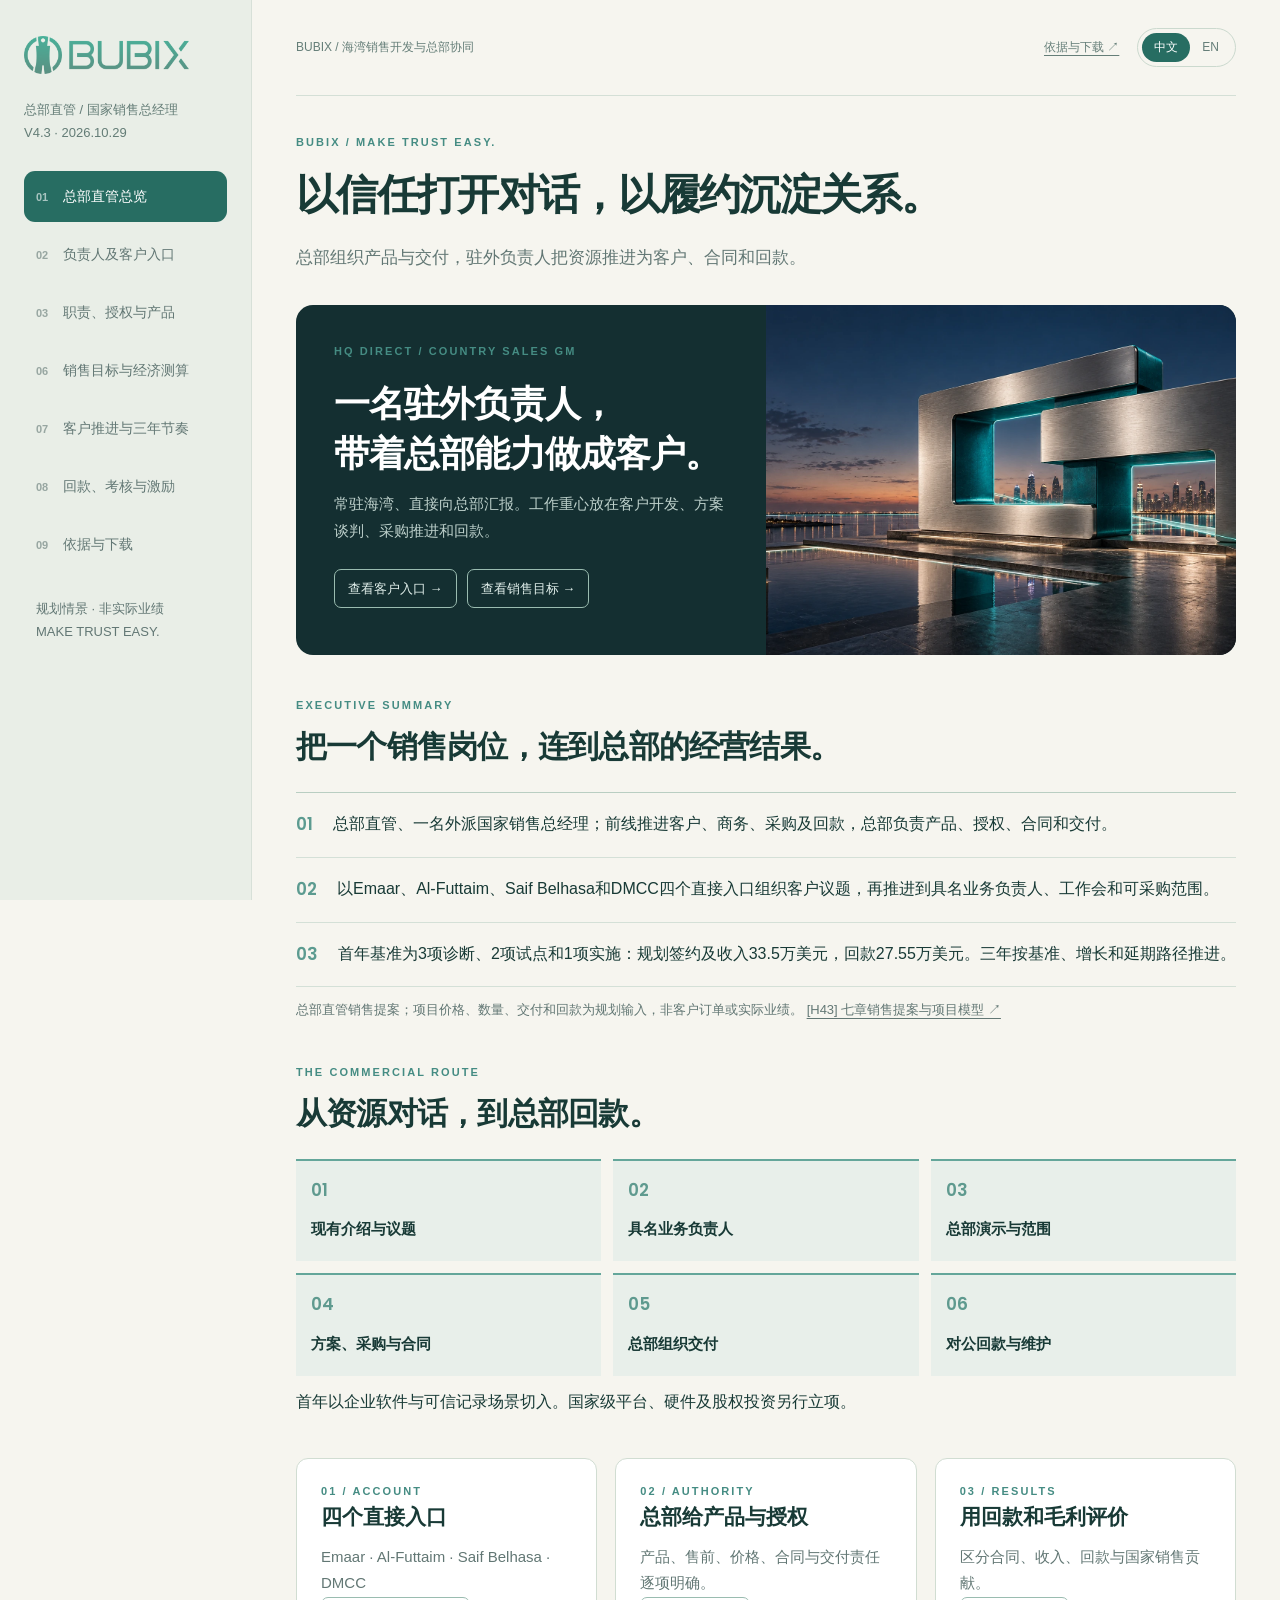
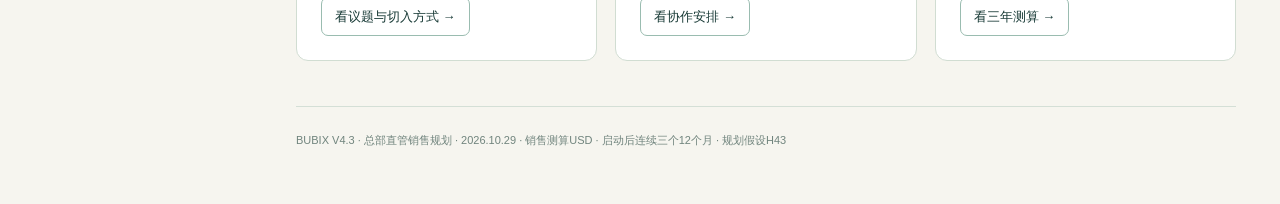
<file: hq-sales-brief/index.html>
<!doctype html><html lang="zh"><head><meta charset="utf-8"><meta name="viewport" content="width=device-width,initial-scale=1"><title>BUBIX · 总部直管与国家销售计划 / V4.3</title><meta name="description" content="总部直管、驻外国家销售总经理：客户入口、职责授权、产品、销售目标、三年推进和回款。"/><link rel="stylesheet" href="style.css?v=c8241917e4"></head><body><a class="skip" href="#app" onclick="event.preventDefault();document.getElementById('app').focus()">跳至正文</a><button id="backdrop" aria-label="关闭导航"></button><aside><a href="#overview" aria-label="BUBIX"><img src="assets/official-logo-dark.png" alt="BUBIX" width="165" height="44"></a><p>总部直管 / 国家销售总经理<br>V4.3 · 2026.10.29</p><nav id="nav" aria-label="方案章节"></nav><p class="note">规划情景 · 非实际业绩<br>MAKE TRUST EASY.</p></aside><main><div class="topbar"><button id="menu" aria-label="打开导航" aria-expanded="false">☰</button><span class="top-label">BUBIX / 海湾销售开发与总部协同</span><div class="right"><a class="pdf" href="#sources">依据与下载 ↗</a><div class="language" aria-label="语言切换"><a href="index.html" data-lang="zh">中文</a><a href="en.html" data-lang="en">EN</a></div></div></div><div id="app" tabindex="-1"></div><footer>BUBIX V4.3 · 总部直管销售规划 · 2026.10.29 · 销售测算USD · 启动后连续三个12个月 · 规划假设H43</footer></main><script src="app.js?v=c8241917e4"></script></body></html>
</file>
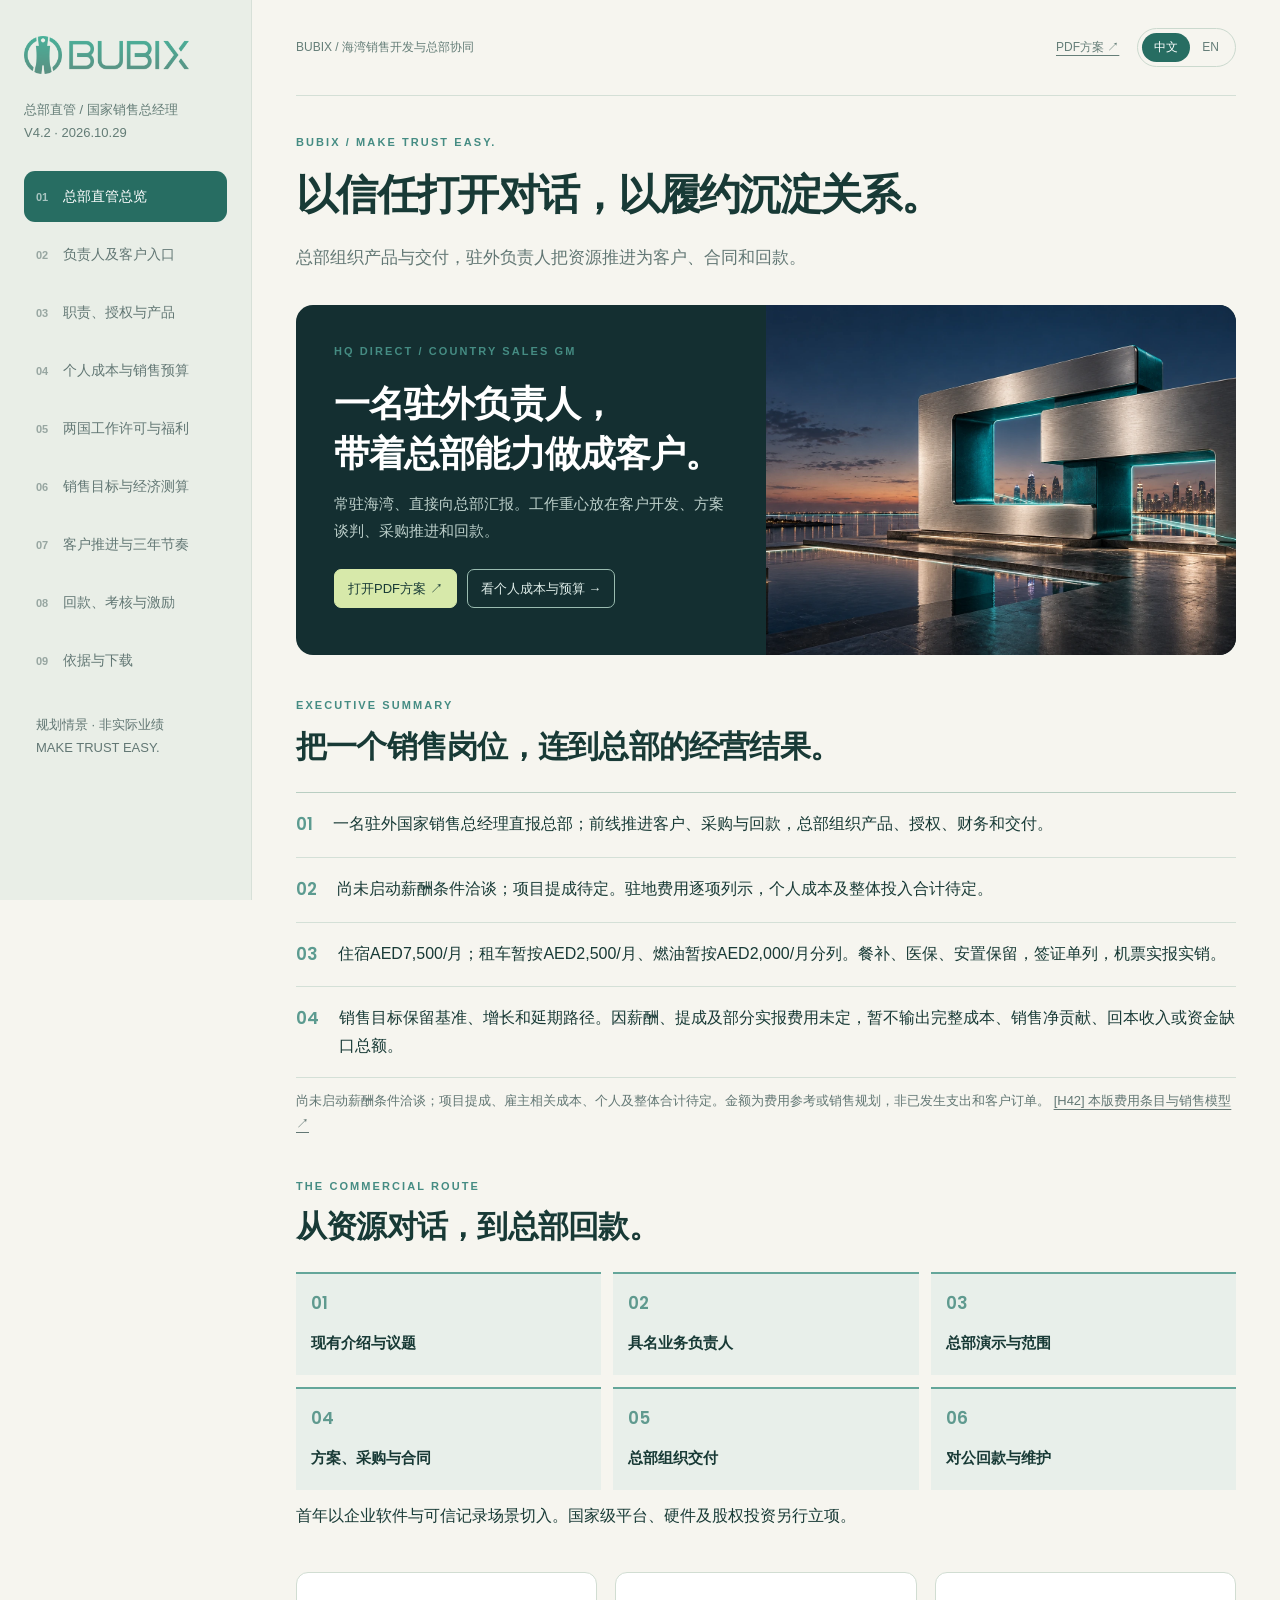
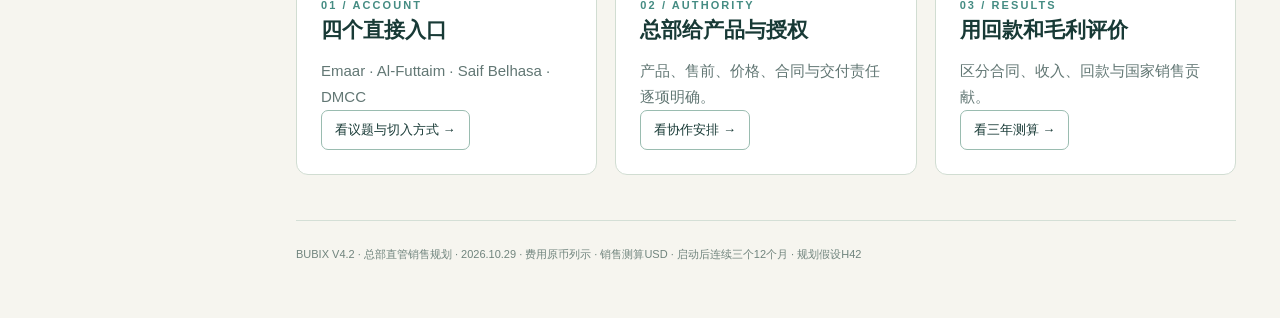
<file: hq-sales/index.html>
<!doctype html><html lang="zh"><head><meta charset="utf-8"><meta name="viewport" content="width=device-width,initial-scale=1"><title>BUBIX · 总部直管与国家销售计划 / V4.2</title><meta name="description" content="总部直管、驻外国家销售总经理：个人成本、销售预算、客户计划、目标与回款。"/><link rel="stylesheet" href="style.css?v=f7b51a43e2"></head><body><a class="skip" href="#app" onclick="event.preventDefault();document.getElementById('app').focus()">跳至正文</a><button id="backdrop" aria-label="关闭导航"></button><aside><a href="#overview" aria-label="BUBIX"><img src="assets/official-logo-dark.png" alt="BUBIX" width="165" height="44"></a><p>总部直管 / 国家销售总经理<br>V4.2 · 2026.10.29</p><nav id="nav" aria-label="方案章节"></nav><p class="note">规划情景 · 非实际业绩<br>MAKE TRUST EASY.</p></aside><main><div class="topbar"><button id="menu" aria-label="打开导航" aria-expanded="false">☰</button><span class="top-label">BUBIX / 海湾销售开发与总部协同</span><div class="right"><a class="pdf" href="files/BUBIX_HQ_Sales_v4.2_zh.pdf" target="_blank">PDF方案 ↗</a><div class="language" aria-label="语言切换"><a href="index.html" data-lang="zh">中文</a><a href="en.html" data-lang="en">EN</a></div></div></div><div id="app" tabindex="-1"></div><footer>BUBIX V4.2 · 总部直管销售规划 · 2026.10.29 · 费用原币列示 · 销售测算USD · 启动后连续三个12个月 · 规划假设H42</footer></main><script src="app.js?v=f7b51a43e2"></script></body></html>
</file>
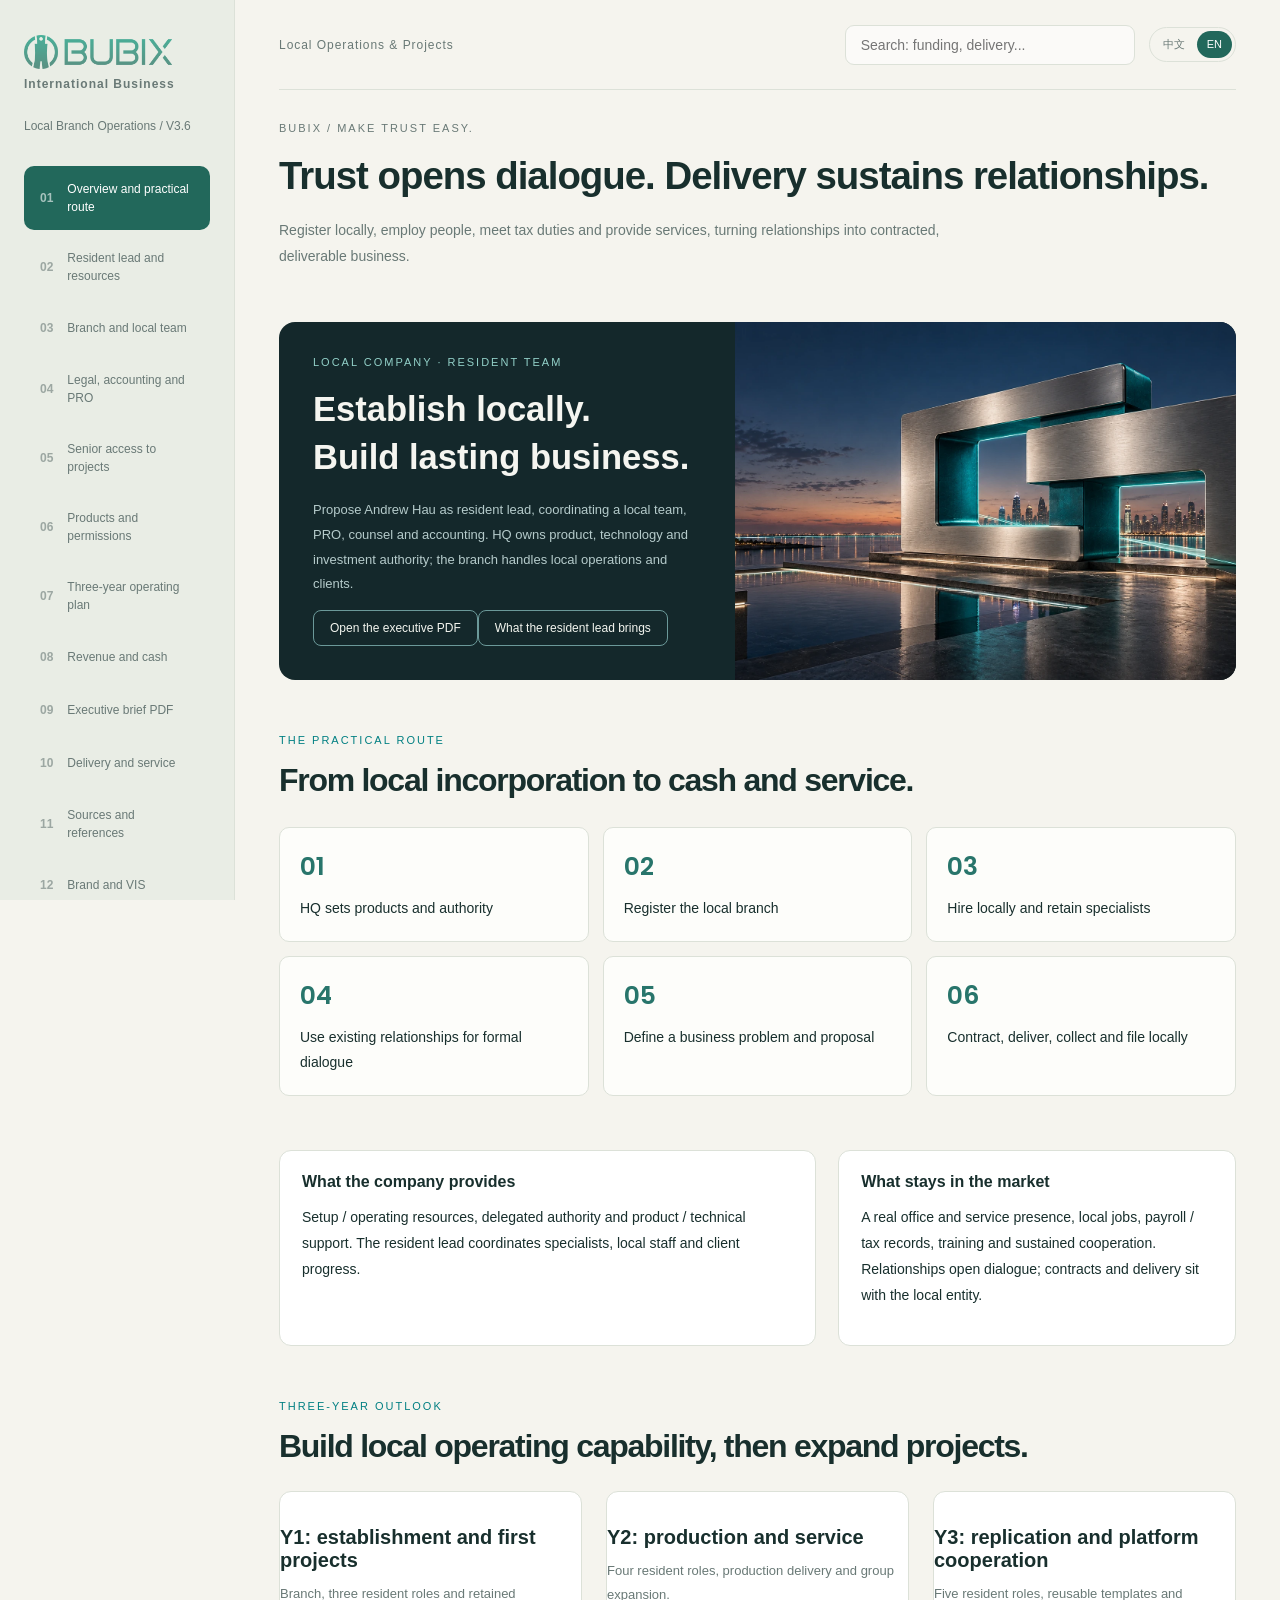
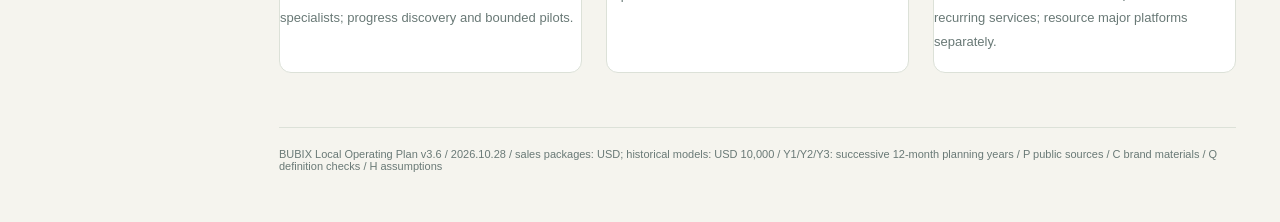
<file: en.html>
<!doctype html><html lang="en"><head><meta charset="UTF-8"><meta name="viewport" content="width=device-width,initial-scale=1"><title>BUBIX / Middle East Local Operations / V3.6</title><style>
:root{--bg:#f5f4ee;--ink:#182f2d;--muted:#697976;--green:#22685b;--lime:#d5ef9b;--line:#dce1d8;--white:#fff;--orange:#bd6841}*{box-sizing:border-box}body{margin:0;background:var(--bg);color:var(--ink);font-family:-apple-system,BlinkMacSystemFont,"PingFang SC","Microsoft YaHei",sans-serif;font-size:14px}button,input,select{font:inherit}button,a,select{touch-action:manipulation}button{cursor:pointer}a{color:var(--green)}button:focus-visible,a:focus-visible,input:focus-visible,select:focus-visible{outline:3px solid #b8d378;outline-offset:3px}aside{position:fixed;inset:0 auto 0 0;width:235px;padding:34px 24px;background:#e9ede5;display:flex;flex-direction:column;border-right:1px solid var(--line)}.brand{font-weight:800;font-size:27px;letter-spacing:-1px}.brand span{font-size:12px;letter-spacing:2px;display:block;margin-top:7px;color:var(--muted)}.edition{margin:28px 0;color:var(--muted);font-size:12px}nav button{display:flex;align-items:center;gap:14px;border:0;background:transparent;color:var(--muted);width:100%;padding:14px 16px;text-align:left;border-radius:10px;margin:5px 0}nav button.active{background:var(--green);color:white}nav b{font-size:12px;opacity:.6}.aside-bottom{margin-top:auto;font-size:12px;line-height:1.9;color:var(--muted)}main{margin-left:235px;padding:0 44px 50px;max-width:1580px}header{height:90px;display:flex;align-items:center;justify-content:space-between;border-bottom:1px solid var(--line);gap:20px}.crumb{color:var(--muted);font-size:12px}#search{width:290px;padding:11px 15px;background:#fff9;border:1px solid var(--line);border-radius:9px}h1{font-size:38px;line-height:1.35;letter-spacing:-1px;margin:16px 0}h2{font-size:22px;margin:0 0 16px}h3{font-size:16px;margin:0 0 12px}p{line-height:1.85}.eyebrow{font-size:11px;letter-spacing:2px;text-transform:uppercase;color:var(--muted)}.intro{padding:32px 0 24px}.intro p{color:var(--muted);margin:0;max-width:730px}.badge{display:inline-block;background:#e5edda;padding:5px 9px;border-radius:5px;font-size:11px;color:var(--green)}.hero{background:var(--ink);color:white;border-radius:18px;padding:32px;display:grid;grid-template-columns:1.4fr 1fr;gap:36px}.hero .eyebrow,.hero p{color:#b3c8bd}.hero h2{font-size:28px;max-width:560px;line-height:1.5}.hero .big{font-size:70px;letter-spacing:-3px;color:var(--lime);font-weight:600}.hero .big small{font-size:15px;letter-spacing:0;color:#b3c8bd;margin-left:10px}.hero-split{display:flex;gap:30px;border-top:1px solid #ffffff30;padding-top:16px;margin-top:18px}.hero-split b{font-size:25px;display:block}.hero-split span{font-size:12px;color:#b3c8bd}.btn{border:1px solid var(--line);border-radius:8px;padding:10px 16px;background:white;color:var(--ink);text-decoration:none;display:inline-block}.btn.green{background:var(--lime);border-color:var(--lime)}.grid{display:grid;grid-template-columns:repeat(4,1fr);gap:16px;margin:22px 0}.card{background:white;border:1px solid var(--line);border-radius:12px;padding:22px}.metric{font-size:32px;font-weight:600;margin:12px 0 5px;letter-spacing:-1px}.muted{color:var(--muted);font-size:12px;line-height:1.8}.two{display:grid;grid-template-columns:1.35fr 1fr;gap:22px;margin-top:22px}.row{display:flex;justify-content:space-between;align-items:center;gap:15px}.link{border:0;background:transparent;color:var(--green);padding:0;text-align:left}.entry{padding:17px 0;border-bottom:1px solid var(--line);cursor:pointer;display:block;width:100%;text-align:left;border-width:0 0 1px;background:none;color:var(--ink)}.entry strong{display:block;margin-bottom:6px}.entry:hover{color:var(--green)}.notice{border-left:3px solid #9ab67d;background:#edf1e7;padding:13px 16px;line-height:1.8;font-size:12px;margin:20px 0}.tabs{display:flex;gap:8px;flex-wrap:wrap;margin:20px 0}.tabs button{padding:11px 18px;background:white;border:1px solid var(--line);border-radius:8px}.tabs button.active{background:var(--green);color:white}.tablewrap{overflow:auto}table{width:100%;border-collapse:collapse;font-size:12px;text-align:left}th{background:#edf1e8;color:var(--green);font-weight:600}td,th{padding:12px;border-bottom:1px solid var(--line);line-height:1.7;min-width:90px}article{max-width:850px;font-size:15px}article p{line-height:2}article h2{font-size:18px;margin-top:28px}article table{margin:20px 0}.reader{display:grid;grid-template-columns:220px minmax(0,1fr);gap:28px;margin-top:24px}.toc{max-height:75vh;overflow:auto;position:sticky;top:20px;align-self:start}.toc button{display:block;width:100%;padding:10px;border:0;background:none;text-align:left;color:var(--muted);line-height:1.5;font-size:12px;border-radius:6px}.toc button.active{background:#e4edda;color:var(--green);font-weight:600}.reader-card{background:white;padding:30px;border-radius:12px;border:1px solid var(--line)}.reader-card h1{font-size:26px}.read-controls{display:flex;justify-content:space-between;margin:25px 0;gap:12px}.source{margin-bottom:12px;padding:22px;background:white;border:1px solid var(--line);border-radius:10px}.source p{margin:8px 0}.check{display:flex;gap:14px;padding:18px 0;border-bottom:1px solid var(--line);align-items:start}.check input{accent-color:var(--green);width:20px;height:20px;flex-shrink:0}.check.done span{text-decoration:line-through;color:var(--muted)}progress{width:100%;height:9px;accent-color:var(--green)}svg{width:100%;height:auto;display:block}.chart-months{display:grid;grid-template-columns:repeat(12,1fr);gap:3px}.chart-months button{border:0;background:transparent;font-size:10px;color:var(--muted);padding:8px 0}.chart-months button.active{background:#e7eddf;color:var(--green);border-radius:5px}.legend{font-size:11px;color:var(--muted);display:flex;gap:16px;margin:10px 0}.dot{display:inline-block;width:7px;height:7px;background:var(--green);border-radius:100%;margin-right:6px}.chartdetail{padding:13px;background:#f4f6ef;border-radius:7px;font-size:12px;line-height:1.8}.stress-value{font-size:32px;color:var(--orange);font-weight:600}select{max-width:100%;padding:10px;background:white;border:1px solid var(--line);border-radius:6px}footer{color:var(--muted);font-size:11px;margin-top:35px;border-top:1px solid var(--line);padding-top:20px}.download{display:flex;gap:10px;flex-wrap:wrap}#menu{display:none}.mobile-label{display:none}.search-result{padding:18px;border:1px solid var(--line);background:white;border-radius:9px;margin:12px 0;display:block;width:100%;text-align:left;color:var(--ink)}mark{background:#d5ef9b}dialog{width:min(700px,94vw);border:1px solid var(--line);border-radius:15px;padding:28px;color:var(--ink)}dialog::backdrop{background:#18302db0}@media(max-width:1100px){main{padding:0 25px 35px}.grid{grid-template-columns:repeat(2,1fr)}.two{grid-template-columns:1fr}.reader{grid-template-columns:170px minmax(0,1fr)}}@media(max-width:760px){aside{display:none;z-index:10;box-shadow:0 0 0 100vw #18302d70}aside.open{display:flex}main{margin:0;padding:0 18px 30px}header{height:74px}.crumb{display:none}#search{width:min(280px,75vw)}#menu{display:block;border:0;background:none;font-size:22px}h1{font-size:29px}.hero{grid-template-columns:1fr;padding:24px;gap:15px}.hero .big{font-size:60px}.hero h2{font-size:24px}.grid{gap:10px}.card{padding:16px}.metric{font-size:28px}.reader{display:block}.toc{position:static;max-height:180px;margin-bottom:20px}.reader-card{padding:20px}.reader-card h1{font-size:23px}}@media print{aside,header,.tabs,.read-controls,footer,.toc{display:none}main{margin:0;padding:0}.reader{display:block}.reader-card{border:0}body{background:white}.card{break-inside:avoid}}

html{scroll-behavior:smooth}main,.card,.reader-card,.reader>div,.two>*,.grid>*{min-width:0}article,.source{overflow-wrap:anywhere}.tablewrap{max-width:100%;overscroll-behavior-x:contain}button:disabled{opacity:.45;cursor:default}.skip-link{position:fixed;top:-100px;left:16px;z-index:40;background:white;padding:12px}.skip-link:focus{top:12px}#navClose,#navBackdrop{display:none}.guide-grid{display:grid;grid-template-columns:repeat(2,minmax(0,1fr));gap:16px}.guide-grid details{padding:20px;background:white;border:1px solid var(--line);border-radius:12px}.guide-grid summary{font-weight:600;cursor:pointer;min-height:44px}.guide-grid li{line-height:1.9;margin:8px 0}.mobile-toc{display:none}.version-note{font-size:12px;line-height:1.8;color:var(--muted)}
@media(max-width:760px){header{position:sticky;top:0;z-index:5;background:var(--bg);padding-top:env(safe-area-inset-top);height:auto;min-height:74px;gap:10px}#menu{min-width:44px;min-height:44px}#search{width:100%;min-width:0;font-size:16px}aside{width:min(300px,88vw);height:100dvh;overflow:auto;box-shadow:none;padding:24px}#navClose{display:block;align-self:flex-end;min-height:44px}#navBackdrop.open{display:block;position:fixed;inset:0;z-index:9;border:0;background:#18302d80}body.nav-open{overflow:hidden}.row{flex-wrap:wrap}.hero .big{font-size:52px}.hero .big small{display:block;margin:8px 0;font-size:14px}.hero-split{gap:20px}.card h2{font-size:20px}.chart-months{grid-template-columns:repeat(6,minmax(0,1fr))}.chart-months button{min-height:44px;font-size:12px}.download{display:grid;grid-template-columns:1fr}.download .btn{min-height:44px}.guide-grid{grid-template-columns:1fr}.toc{display:none}.mobile-toc{display:block;margin:0 0 16px;width:100%;font-size:16px;min-height:44px}.reader-card{padding:16px}.read-controls .btn{min-height:44px}.tabs button{min-height:44px}.notice{overflow-wrap:anywhere}dialog{max-height:85dvh;overflow:auto}.check{min-height:48px}.grid .metric{font-size:26px}.tablewrap table{min-width:500px}footer{padding-bottom:env(safe-area-inset-bottom)}}
@media(prefers-reduced-motion:reduce){html{scroll-behavior:auto}}
.v3-report{margin:16px 0;background:white;border:1px solid var(--line);border-radius:14px;padding:24px;scroll-margin-top:90px}.v3-report summary{font-size:20px;font-weight:650;line-height:1.5;cursor:pointer}.v3-report p{line-height:1.95;font-size:15px}.v3-report .lead{color:var(--green);font-size:17px}.v3-report table{font-size:14px}.calc-fields{display:grid;grid-template-columns:repeat(3,minmax(0,1fr));gap:18px}.calc-fields label{display:block;line-height:1.6}.calc-fields input{display:block;width:100%;padding:10px;border:1px solid var(--line);border-radius:8px;margin-top:7px}.v3-source{border-bottom:1px solid var(--line);padding:14px 0}.v3-source a{overflow-wrap:anywhere}.aside-bottom{position:static}aside{overflow:auto}#nav button{min-height:48px}.cashbars{display:flex;gap:4px;align-items:flex-end;height:140px}.cashbars>div{flex:1;min-width:0;text-align:center}.cashbars i{display:block;background:var(--green);min-height:2px}.cashbars small{font-size:10px}@media(max-width:760px){.calc-fields{grid-template-columns:1fr 1fr}.v3-report{padding:18px}.v3-report summary{font-size:18px}.v3-report table{min-width:650px}.cashbars small{font-size:8px}}@media(max-width:400px){.calc-fields{grid-template-columns:1fr}} </style><style>.hero .big{font-size:clamp(40px,4.3vw,60px);letter-spacing:-2px}.hero .big small{display:block;margin:8px 0;letter-spacing:0}#reverse .grid{grid-template-columns:1fr}#operating .grid{grid-template-columns:repeat(3,minmax(0,1fr))}@media(max-width:760px){#operating .grid{grid-template-columns:1fr}}</style><style>@font-face{font-family:BubixDisplay;src:url('assets/Poppins-SemiBold.ttf') format('truetype');font-display:swap;font-weight:600}body{--mineral:#007f82;--graphite:#10151b;--silver:#a5adb7}main{max-width:1720px}header .crumb{letter-spacing:.08em}.brand img{display:block;width:148px;height:36px;object-fit:contain;object-position:left center}.brand span{letter-spacing:1px}.narrative-hero{padding:42px 0 26px;display:grid;grid-template-columns:.8fr 1.2fr;gap:30px;align-items:center}.narrative-hero .eyebrow{color:var(--mineral);font-size:11px;letter-spacing:.16em}.narrative-hero h1{font-family:BubixDisplay,Arial,sans-serif;font-size:clamp(42px,4.6vw,76px);line-height:1.07;letter-spacing:-.055em;font-weight:600;margin:20px 0}.narrative-hero h2{font-size:clamp(21px,2vw,30px);font-weight:500;letter-spacing:.04em;margin:0 0 18px}.narrative-hero p{max-width:355px;color:var(--muted);font-size:14px;line-height:1.9}.narrative-actions{display:flex;gap:10px;flex-wrap:wrap;margin-top:24px}.narrative-actions .btn.green{background:var(--green);color:#fff;border-color:var(--green)}.visual-figure{margin:0;min-width:0}.visual-media{display:block;width:100%;padding:0;line-height:0;border:0;background:var(--graphite);border-radius:12px;overflow:hidden;text-align:left}.visual-media img{display:block;width:100%;height:auto;max-width:100%}.visual-media:focus-visible{outline-offset:5px}.visual-figure figcaption{font-size:11px;line-height:1.65;color:var(--muted);margin-top:9px;letter-spacing:.02em}.hero-figure .visual-media{border-radius:16px}.hero-figure img{aspect-ratio:1672/941;object-fit:contain}.reading-compass{display:flex;gap:18px;flex-wrap:wrap;align-items:center;border-top:1px solid var(--line);border-bottom:1px solid var(--line);padding:17px 0;font-size:12px;margin:14px 0 46px}.reading-compass span{color:var(--muted);margin-right:auto}.reading-compass button{border:0;background:transparent;color:var(--green);padding:6px 0}.editorial-section{margin:54px 0}.section-heading{display:flex;justify-content:space-between;gap:24px;align-items:end;margin:0 0 22px}.section-heading .eyebrow{margin-bottom:12px;color:var(--mineral)}.section-heading h2{font-size:clamp(25px,2.5vw,36px);line-height:1.4;letter-spacing:-.04em;margin:0}.section-heading p{max-width:365px;margin:0;color:var(--muted);font-size:13px}.image-story{display:grid;grid-template-columns:1.45fr .8fr;gap:30px;align-items:center}.image-story.reverse{grid-template-columns:.8fr 1.45fr}.image-story h2{font-size:clamp(26px,2.7vw,38px);line-height:1.4;letter-spacing:-.04em;margin:14px 0 18px}.image-story p{color:var(--muted);font-size:14px}.scene-tag{font-size:11px;letter-spacing:.13em;color:var(--mineral);font-weight:600}.statement-band{display:grid;grid-template-columns:1fr 1fr;gap:32px;margin:54px 0;padding:32px 0;border-top:1px solid var(--line);border-bottom:1px solid var(--line)}.statement-band h2{font-family:BubixDisplay,sans-serif;font-size:clamp(26px,3vw,42px);line-height:1.2;letter-spacing:-.04em;margin:0}.statement-band p{margin:0;color:var(--muted)}.core-story{display:grid;grid-template-columns:150px 1fr;gap:30px;align-items:center;margin-top:28px}.core-story>img{width:150px;height:auto}.stage-controls{display:grid;grid-template-columns:repeat(3,minmax(0,1fr));gap:12px}.stage-controls button{text-align:left;background:transparent;border:0;border-bottom:2px solid var(--line);padding:13px 0;color:var(--muted)}.stage-controls button b{display:block;font-family:BubixDisplay,sans-serif;font-size:15px;margin-bottom:7px}.stage-controls button.active{color:var(--green);border-color:var(--green)}.stage-copy{padding:18px 0;min-height:86px;line-height:1.8;font-size:14px}.dual-stories{display:grid;grid-template-columns:1fr 1fr;gap:22px}.dual-story{position:relative;background:#e8ede8;border-radius:14px;padding:28px;overflow:hidden;min-height:260px}.dual-story.dark{background:var(--graphite);color:#f5f4ee}.dual-story h3{font-size:23px;line-height:1.4;margin:14px 0 10px;max-width:260px}.dual-story p{max-width:270px;font-size:13px;line-height:1.9;color:var(--muted);position:relative;z-index:1}.dual-story.dark p{color:#c2cccc}.dual-story .core-emblem{position:absolute;right:-25px;bottom:16px;width:142px;opacity:.14;pointer-events:none}.dual-story .eyebrow{color:var(--mineral)}.dual-story.dark .eyebrow{color:#77c7c2}.dual-story .link{margin-top:16px}.dual-story.dark .link{color:#9bdfd6}.campaign-flow{display:grid;grid-template-columns:repeat(3,minmax(0,1fr));gap:24px}.campaign-flow section{border-top:1px solid var(--line);padding:18px 0}.campaign-flow .flow-number{font-family:BubixDisplay,sans-serif;color:var(--mineral);font-size:25px}.campaign-flow h3{font-size:20px;margin:16px 0 10px}.campaign-flow p{font-size:13px;color:var(--muted);margin:0}.campaign-flow small{display:block;color:var(--green);font-size:11px;margin-top:16px}.poster-gallery{display:grid;grid-template-columns:repeat(3,minmax(0,1fr));gap:18px}.poster-gallery img{aspect-ratio:4/5;object-fit:contain;background:var(--graphite)}.proof-door{margin:48px 0;padding:30px;background:#e9ede5;border-radius:14px}.proof-door>h2{font-size:28px;margin:0 0 10px}.proof-door>p{color:var(--muted);font-size:13px;max-width:650px}.proof-links{display:flex;gap:12px;flex-wrap:wrap;margin-top:20px}.operating-layer{margin:30px 0;border-top:1px solid var(--line);padding-top:22px}.operating-layer>summary{font-size:15px;cursor:pointer;line-height:1.8;color:var(--green)}.operating-layer>.grid{margin-top:18px}.visual-note{font-size:11px;color:var(--muted);line-height:1.8}.section-banner{margin:22px 0 28px;display:grid;grid-template-columns:1fr 180px;gap:24px;align-items:center;border-top:1px solid var(--line);border-bottom:1px solid var(--line);padding:20px 0}.section-banner strong{font-size:18px;line-height:1.5;font-weight:500}.section-banner p{margin:8px 0 0;color:var(--muted);font-size:13px}.section-banner img{width:160px;justify-self:end}.chapter-visual{margin:20px 0 28px}.visual-dialog{width:min(1400px,96vw);max-height:94dvh;padding:18px;background:var(--graphite);color:#f5f4ee;overflow:auto}.visual-dialog .row{justify-content:space-between;align-items:start;margin-bottom:12px}.visual-dialog img{width:100%;height:auto;display:block}.visual-dialog p{font-size:12px;color:#b9c5c5;margin:7px 0}.visual-dialog .btn{background:transparent;color:#f5f4ee;border-color:#879b9b}.v3-report{padding:19px 23px}.v3-report summary{font-size:17px}.v3-report .lead{font-size:15px}.v3-report p{font-size:14px}.narrative-main .eyebrow{letter-spacing:.12em}
@media(min-width:1400px){.narrative-hero{grid-template-columns:.7fr 1.3fr;padding-top:48px;gap:42px}.hero-figure .visual-media{box-shadow:0 24px 48px #10151b16}}@media(max-width:1000px){.narrative-hero{grid-template-columns:1fr;padding-top:32px;gap:20px}.narrative-hero h1{font-size:54px;max-width:600px}.narrative-hero p{max-width:640px}.image-story,.image-story.reverse{grid-template-columns:1fr;gap:22px}.image-story.reverse .visual-figure{order:-1}.section-heading{align-items:start;flex-direction:column;gap:10px}.section-heading p{max-width:none}.core-story{grid-template-columns:100px 1fr;gap:20px}.core-story>img{width:100px}.dual-story{padding:22px}.dual-story .core-emblem{width:110px}.statement-band{gap:20px}.poster-gallery{gap:12px}}
@media(max-width:760px){.narrative-hero h1{font-size:clamp(42px,12vw,65px)}.narrative-hero h2{font-size:24px}.narrative-hero{padding-top:27px}.reading-compass{gap:14px;margin-bottom:34px}.reading-compass span{width:100%}.editorial-section{margin:38px 0}.statement-band,.dual-stories,.campaign-flow{grid-template-columns:1fr}.statement-band{padding:25px 0;margin:36px 0}.statement-band h2{font-size:30px}.core-story{grid-template-columns:1fr;gap:12px}.core-story>img{width:95px}.stage-controls{gap:12px}.stage-controls button{min-height:60px}.stage-controls button b{font-size:13px}.stage-copy{min-height:112px}.poster-gallery{grid-template-columns:1fr;gap:24px}.poster-gallery img{aspect-ratio:auto;max-height:540px}.proof-door{padding:23px}.proof-door>h2{font-size:25px}.proof-links{display:grid;grid-template-columns:1fr}.section-banner{grid-template-columns:1fr 80px;gap:15px}.section-banner img{width:80px}.visual-media{border-radius:10px}.narrative-actions .btn{min-height:44px}.visual-dialog{padding:12px}.v3-report{padding:17px}.visual-dialog .row{flex-wrap:wrap}}@media(prefers-reduced-motion:no-preference){.visual-media img{transition:transform .4s}.visual-media:hover img{transform:scale(1.012)}}

/* Brand worlds v3: new campaign environments and native SVG motion. */
.world-hero{position:relative;isolation:isolate;overflow:hidden;border-radius:16px;margin:30px 0 26px;background:#101b24;min-height:540px;aspect-ratio:1.72;color:#fff}.world-hero-image,.world-hero-shade{position:absolute;inset:0;width:100%;height:100%;object-fit:cover}.world-hero-image{object-position:58% center}.world-hero-shade{background:linear-gradient(90deg,rgba(8,17,23,.91) 0%,rgba(8,17,23,.7) 29%,rgba(8,17,23,.08) 62%)}.world-hero-copy{position:relative;z-index:1;padding:clamp(28px,4vw,64px);max-width:530px}.world-hero .eyebrow{font-size:10px;color:#9fd8d3;letter-spacing:.16em}.world-hero h1{font-family:BubixDisplay,Arial,sans-serif;font-size:clamp(42px,5.1vw,78px);line-height:1.06;letter-spacing:-.045em;color:#fff;margin:24px 0 18px}.world-hero h2{color:#fff;font-size:clamp(21px,2.2vw,30px);font-weight:500;letter-spacing:.04em;margin:0 0 16px}.world-hero p{color:#d0dada;font-size:14px;line-height:1.9}.world-hero .btn{background:transparent;color:#f5f6f2;border-color:#6c9697;margin-top:16px}.hero-zoom{position:absolute;right:22px;top:22px;z-index:2;color:#eef7f5;background:#12252d99;border:1px solid #8ba9aa70;border-radius:30px;padding:8px 14px;font-size:11px}.hero-concept{position:absolute;right:24px;bottom:20px;font-size:9px;letter-spacing:.12em;color:#e0e5e3}.world-pair{display:grid;grid-template-columns:1fr 1fr;gap:24px}.world-pair article{min-width:0}.world-copy{padding:24px 0;border-bottom:1px solid var(--line)}.world-copy h3{font-size:25px;margin:13px 0 12px}.world-copy p{color:var(--muted);font-size:14px;line-height:1.9;margin:0 0 17px;max-width:440px}.world-copy span{font-size:11px;color:var(--green)}.motion-world{background:#101b20;color:#eef4f1;border-radius:16px;padding:30px 34px;margin:54px 0;overflow:hidden}.motion-top{display:flex;justify-content:space-between;gap:18px;align-items:center}.motion-top .eyebrow{color:#89c7c2;font-size:10px}.motion-top h2{color:#f4f5ef;font-size:28px;margin:12px 0 0}.motion-toggle{flex-shrink:0;border:1px solid #5c787b;background:transparent;border-radius:24px;padding:9px 14px;color:#d8e7e4;font-size:11px}.trust-motion{width:100%;display:block;height:auto;margin:12px 0}.motion-grid{opacity:.38}.motion-controls{display:grid;grid-template-columns:repeat(3,1fr);gap:20px}.motion-controls button{border:0;border-top:1px solid #3f555a;border-radius:0;color:#91a8aa;background:transparent;padding:15px 0;text-align:left;font-family:BubixDisplay,sans-serif;font-size:13px}.motion-controls button span{font-size:10px;margin-right:12px}.motion-controls button.active{color:#baf0e8;border-color:#7bd4c8}.motion-caption{display:flex;gap:24px;justify-content:space-between;align-items:baseline;min-height:90px;padding-top:8px}.motion-caption h3{color:#f0f5ee;font-size:21px;margin:0;white-space:nowrap}.motion-caption p{color:#9cb6b7;font-size:12px;line-height:1.9;max-width:430px;margin:0}.motion-note{color:#809b9e;font-size:10px;margin:12px 0 0;border-top:1px solid #294147;padding-top:15px}.stream{animation:trustFlow 6s linear infinite}.stream-b{animation-delay:-2s}.stream-c{animation-delay:-4s}.verification-scan{animation:trustScan 5s ease-in-out infinite;transform-origin:center}.frame-one,.frame-two{transition:transform 1s ease,opacity 1s}.motion-world[data-mode="0"] .frame-one{transform:translateX(-10px)}.motion-world[data-mode="0"] .frame-two{transform:translateX(10px)}.motion-world[data-mode="0"] .verification-scan{opacity:0}.motion-world[data-mode="2"] .stream{stroke:#daf6f0;animation-duration:4s}.motion-world[data-mode="2"] .verification-scan{opacity:0}.motion-world.paused *,.motion-world.offscreen *{animation-play-state:paused!important}.motion-world.paused .verification-scan{opacity:.45}.motion-world[data-mode="1"] .flow-light{opacity:.6}@keyframes trustFlow{to{stroke-dashoffset:-848}}@keyframes trustScan{0%,100%{transform:translateX(-95px);opacity:.1}50%{transform:translateX(125px);opacity:.85}}
@media(max-width:1000px){.world-hero{min-height:530px;aspect-ratio:auto}.world-hero h1{font-size:58px}.world-hero-copy{padding:35px}.world-hero-shade{background:linear-gradient(90deg,#081117ed 0%,#081117bb 38%,#08111718 80%)}.world-hero-image{object-position:60% center}.motion-caption{display:block;min-height:100px}.motion-caption p{margin-top:10px;max-width:100%}.motion-top h2{font-size:24px}}
@media(max-width:760px){.world-hero{min-height:620px;margin-top:22px}.world-hero-copy{padding:28px;max-width:none}.world-hero h1{font-size:56px;margin-top:30px}.world-hero-image{object-fit:cover;object-position:64% center}.world-hero-shade{background:linear-gradient(90deg,#081117de,#08111766),linear-gradient(0deg,#08111766,transparent 40%)}.hero-zoom{right:15px;top:15px;font-size:10px;padding:7px 10px}.world-hero .eyebrow{font-size:8px;max-width:180px;line-height:1.8}.hero-concept{font-size:8px;left:28px;right:20px}.world-pair{grid-template-columns:1fr;gap:32px}.world-copy{padding-top:20px}.motion-world{padding:25px 20px;margin:38px 0}.motion-top{align-items:start;flex-wrap:wrap}.motion-top h2{font-size:23px}.motion-toggle{padding:8px 12px}.trust-motion{margin:15px -10px;width:calc(100% + 20px)}.motion-controls{gap:12px}.motion-controls button{font-size:10px}.motion-controls button span{display:block;margin:0 0 8px}.motion-caption h3{font-size:19px}.motion-caption{min-height:125px}.motion-note{line-height:1.8}}
@media(prefers-reduced-motion:reduce){.frame-one,.frame-two{transition:none}}
.motion-world[data-mode="0"] .verification-scan,.motion-world[data-mode="2"] .verification-scan{visibility:hidden}
</style><style>.header-tools{display:flex;align-items:center;gap:14px;min-width:0}.language-links{display:flex;gap:2px;flex-shrink:0;padding:3px;border:1px solid var(--line);border-radius:25px}.language-links a{padding:6px 10px;font-size:11px;line-height:1.3;color:var(--muted);text-decoration:none;border-radius:20px}.language-links a[aria-current=page]{background:var(--green);color:white}header .crumb{font-size:12px}html[lang=en] #nav button{font-size:12px;line-height:1.5}html[lang=en] .section-heading h2{font-size:clamp(24px,2.5vw,34px)}html[lang=en] .dual-story h3{max-width:320px}html[lang=en] .motion-caption h3{white-space:normal;max-width:380px}html[lang=en] .motion-caption{min-height:120px}html[lang=en] .stage-copy{min-height:112px}html[lang=en] .world-hero-copy{max-width:530px}html[lang=en] .world-hero h2{font-size:22px}html[lang=en] .world-hero h2{display:none}html[lang=en] table{font-size:12px}html[lang=en] .v3-report summary{line-height:1.6}html[lang=en] .intro h1{font-size:clamp(30px,3vw,46px);max-width:1000px}html[lang=en] .world-copy h3{font-size:25px}@media(max-width:1000px){header .crumb{display:none}.header-tools{margin-left:auto}html[lang=en] .section-heading h2{font-size:28px}}@media(max-width:760px){.header-tools{flex:1;gap:8px;width:auto}.header-tools #search{width:100%;min-width:0}.language-links a{padding:6px 8px}header{gap:12px}.language-links{gap:0}html[lang=en] .world-hero-copy{padding:28px}html[lang=en] .world-hero p{max-width:235px}html[lang=en] .motion-caption{min-height:160px}html[lang=en] .motion-top h2{font-size:22px}html[lang=en] .stage-copy{min-height:150px}html[lang=en] .section-heading h2{font-size:26px}}</style><link rel="stylesheet" href="assets/sales-v3.6.css"></head><body><a class="skip-link" href="#app">Skip to content</a><button id="navBackdrop" aria-label="Close navigation" tabindex="-1"></button><aside id="sidebar"><button id="navClose" class="btn" aria-label="Close navigation">Close ×</button><div class="brand"><img src="assets/official-logo-dark.png" alt="BUBIX"><span>International Business</span></div><div class="edition">Local Branch Operations / V3.6</div><nav id="nav"></nav><div class="aside-bottom"><span class="badge">Planning scenarios / not actual results</span><p>UAE primary / one reserve market<br>Strategy updated / 2026.10.28<br>Every ambition, grounded in evidence.</p></div></aside><main><header><span class="crumb">Local Operations & Projects</span><button id="menu" aria-label="Open navigation" aria-controls="sidebar" aria-expanded="false">☰</button><div class="header-tools"><input id="search" type="search" placeholder="Search: funding, delivery..." aria-label="Search the full report"><nav id="languageLinks" class="language-links" aria-label="Page language"><a href="index.html" lang="zh-CN" data-lang="zh">中文</a><a href="en.html" lang="en" data-lang="en" aria-current="page">EN</a></nav></div></header><div id="app" tabindex="-1"></div><footer>BUBIX Local Operating Plan v3.6 / 2026.10.28 / sales packages: USD; historical models: USD 10,000 / Y1/Y2/Y3: successive 12-month planning years / P public sources / C brand materials / Q definition checks / H assumptions</footer></main><dialog id="visualDialog" class="visual-dialog"><div class="row"><p id="visualCaption"></p><button class="btn" id="visualClose" type="button">Close ×</button></div><img id="visualLarge" alt=""></dialog><script>const P=[{"title": "BUBIX Middle East: build digital trust, operate lasting services", "lead": "V3.2 / Middle East business plan - UAE-led development / Build & Operate", "headers": [], "rows": [], "paras": ["Prioritize national and major industry platforms; validate commercialization through enterprise applications and recurring services. The regional role connects business resources, proposals, contracts, collections and local operations.", "The proposed initial capital range is USD 5-10 million. The currency, beneficiary, target year and pre-tax or after-tax basis of the annual profit ambition of 20-30 million remain undefined. Sensitivity analysis therefore tests alternative interpretations.", "The six decision materials from v3.1-JD are retained. Supplier economics, local platform operations and equity-related returns are modeled separately, within the existing 27-chapter report structure."], "note": "M01 p2 / C01 p3 / C02 p6,9. Public reading edition. Original background materials are not published."}, {"title": "Role mandate: regional business development and joint operations", "lead": "Focus on 1-2 countries and connect strategic access, commercial contracts, cash collection and local operations.", "headers": ["Responsibility", "Work package"], "rows": [["Country development", "UAE as the primary market; evaluate a reserve country against access, procurement and delivery conditions"], ["Two business lines", "A: full-stack industrial public blockchain and operations; B: asset digitization / trusted trade platforms and operations"], ["Outcome accountability", "Record effective contracts, recognized revenue, cash receipts, gross profit and contribution attribution separately"], ["Local coordination", "Arrange the regional organization, partners, training, on-site presence and headquarters support"]], "paras": ["Core responsibilities include executive-level business development, national and enterprise negotiations, collections, local coordination and decision support for headquarters.", "Platforms, content and HAA support commercial execution. Actual relationships, working language, project experience and ability to work on site require separate verification."], "note": "J01 role and qualification requirements; M01 regional business needs. Plan coverage does not establish verified resources or role eligibility."}, {"title": "Six decision materials and approval questions", "lead": "Retain the six-part structure and add joint-operation economics.", "headers": ["Material", "Key output", "Decision"], "rows": [["1 Business objectives", "Year-one delivery / acquisition; conditional three-stage path", "Whether to initiate and which country to prioritize"], ["2 Annual revenue", "Separate supplier and operator revenue schedules", "Paying entity and revenue attribution"], ["3 Opportunities and assumptions", "Sponsor, authorization, budget, data and willingness to pay", "When an opportunity qualifies for forecasting"], ["4 Delivery and cost", "Technical scope, engineering effort and local staffing", "Delivery ownership and overrun responsibility"], ["5 Cash and stress", "Staged funding, payments and stop-investment triggers", "How much capital to release and when"], ["6 Target gap", "Reverse profit scenarios and a 90-day plan", "Add resources, reprice or revise objectives"]], "paras": [], "note": "H: planning assumptions, not orders, agreed prices, financial forecasts or approved budgets."}, {"title": "What the evidence establishes", "lead": "Brand materials describe positioning; financial performance requires contracts, acceptance records and accounting evidence.", "headers": ["Source", "Statements in the material", "Evidence boundary"], "rows": [["C01 Overview / 2026.02", "Bridging crypto ecosystems and real economies; 40+ products, 150+ patents", "Reported in supplied materials; counts not independently verified"], ["C02 DTI / 2026.03", "Build + operate; 140+ patents, 120+ clients, 10+ Fortune Global 500 clients", "Reported in supplied materials; patent scope differs from C01"], ["M01 business context", "International business and regional development direction", "Originals not public; countries, contracts and acceptance status require verification"], ["P01 official technology page", "Proprietary chain, contracts, privacy, DID, post-quantum research, Agentic AI", "Positioning does not establish tested performance or product maturity"], ["Historical revenue / approved budget", "Primary financial evidence has not been obtained", "RMB 96.0865 million is not presented as verified 2023 revenue"]], "paras": [], "note": "Source categories and public links: files/source-register.json. Background originals are excluded; citation does not mean independent verification is complete."}, {"title": "Brand mission: bridging crypto ecosystems and real economies", "lead": "Bridging crypto ecosystems with real economies.", "headers": [], "rows": [], "paras": ["Commercial expression of the mission: enable organizations to verify identities, rights, data and transactions together, and collaborate under explicit rules.", "Business value: streamline credential verification, reduce reconciliation, clarify records of asset rights, and constrain and trace AI-agent actions. Any claimed improvement must come from before-and-after pilot measurements.", "Proposed campaign statement: VALUE, IN CLEAR VIEW. The two CORE elements express connection, verification and coordinated completion.", "National-level describes project scope and the level of cooperation. Claims of state ownership, government guarantees or capability limited to two countries require evidence."], "note": "C01 p2-5; P01 official website. Campaign copy is an H proposal, not an adopted corporate slogan."}, {"title": "Six technologies, four reasons to buy", "lead": "Group capabilities by business value; website and international materials use slightly different categories.", "headers": ["Capability group", "Business problem", "Verifiable delivery"], "rows": [["Proprietary chain + smart contracts", "Shared rules and business state across organizations", "Node configuration, permission matrix, contract tests and logs"], ["DID + privacy computing", "Data access and permission to perform business actions", "Credential issuance / revocation / verification and access tests"], ["Trusted data + Agentic AI", "AI uses traceable data and acts within authorization", "Data provenance, agent identity, approvals and action audit"], ["Security + post-quantum research", "Long-term infrastructure migration risk", "Supported algorithms and scope, independent testing; distinguish research from production"]], "paras": [], "note": "P01 https://www.bubi.cn/core-tech ; C01 p4-5. These are proposed acceptance criteria, not claims of completed tests."}, {"title": "Two business lines: industrial chains and asset / trade applications", "lead": "Each line has its own buyer, delivery scope and operating responsibility. Infrastructure may be shared; revenue is not counted twice.", "headers": ["Business line", "Buyer and delivery", "Revenue and acceptance"], "rows": [["A Industrial public blockchain", "Authorized local operator / strategic group; full stack, node governance, tools, interfaces and ecosystem onboarding", "Implementation + support + agreed operating services; SOW and operational handover acceptance"], ["B Asset digitization / trusted trade", "Industry, asset and trade institutions; rights / credential records, cross-organization workflows and reconciliation", "Paid solution + implementation / subscription + out-of-plan usage; rights / data workflow and business acceptance"], ["RWA + AI value layer", "RWA: asset and rights workflows; AI: authorization, data and action traceability", "Charge for distinct entitlements; a communication theme alone creates no revenue"]], "paras": ["Initial scope centers on software, governance, integration and ongoing operations. Hardware and base-cloud procurement require separate accountable entities, scopes and quotations.", "The USD 2.5 million national phase-one implementation assumption covers a defined software work package, not a countrywide infrastructure price. Funding entity and use of the USD 5-10 million capital range remain to be defined."], "note": "J01 responsibilities 3-4; C01/C02 products and operating models. Contract rights, licensing, data and support terms depend on the actual project."}, {"title": "Four separate ledgers: ecosystem scale is not BUBIX revenue", "lead": "Year-one supplier revenue and local platform revenue may include intercompany transactions.", "headers": ["Entity / level", "Relevant measures", "Items to keep separate"], "rows": [["BUBIX supplier", "Recognized revenue, costs, collections and receivables", "Local customer transaction volume does not automatically belong to the supplier"], ["Local operator / JV", "Third-party service revenue, operating costs and cash", "Purchases from BUBIX are costs / assets, not additional ecosystem revenue"], ["Shareholder economics", "Agreed dividends / economic rights and invested capital", "Equity share multiplied by profit is sensitivity analysis, not distributable cash"], ["Network ecosystem", "Asset face value, transaction volume, nodes and active clients", "Asset value, token price, market capitalization and funding raised are not revenue"]], "paras": [], "note": "H accounting framework. Consolidation, capitalization, dividends and equity accounting require actual contracts and financial assessment."}, {"title": "Year-one supplier baseline: USD 3.6375 million from an assumed contract mix", "lead": "This is the reproducible v3.1-JD supplier scenario, not total Middle East platform revenue.", "headers": ["Project", "Contract value", "Year-one recognized revenue"], "rows": [["2 preliminary solution engagements", "30", "30"], ["2 enterprise platforms including support", "170", "146.25"], ["1 national phase one including support", "280", "187.5"], ["Total / USD 10,000", "480", "363.75"]], "paras": ["The mix produces assumed cash receipts of USD 4.25 million and regional pre-tax contribution of USD 202,800, before all headquarters overhead, tax and capital costs.", "Contract counts, prices, signing months, acceptance and payments are assumptions. Without the national phase-one contract, year-one supplier revenue falls to USD 1.7625 million and contribution becomes negative."], "note": "H-SUP. The monthly supplier model and 67 arithmetic checks are supplied separately. Counts, prices and timing are planning assumptions."}, {"title": "Platform revenue: paying accounts and billable events", "lead": "Use full-year-equivalent paying volumes rather than multiplying year-end client counts by full-year prices.", "headers": ["Revenue stream", "Y1 assumption", "Y2 assumption", "Y3 assumption"], "rows": [["BaaS / node services", "10 accounts x USD 60k = USD 600k", "30 x USD 80k = USD 2.4m", "48 x USD 100k = USD 4.8m"], ["Incremental credential / API usage", "0.5m events x USD 0.20 = USD 100k", "3m x USD 0.20 = USD 600k", "10m x USD 0.20 = USD 2m"], ["Application workflows", "8 x USD 50k = USD 400k", "15 x USD 80k = USD 1.2m", "20 x USD 100k = USD 2m"], ["AI tenant add-ons", "6 x USD 25k = USD 150k", "15 x USD 40k = USD 600k", "24 x USD 50k = USD 1.2m"], ["External platform revenue / USD 10,000", "125", "480", "1000"]], "paras": [], "note": "H-OP01. Usage includes only events outside subscription allowances; workflows and AI must not bill twice for the same entitlement. Volumes and pricing are not customer-validated."}, {"title": "Platform economics: build first, scale only when conditions hold", "lead": "USD 10,000. Initial technology procurement is fully expensed; this is not an audited profit forecast.", "headers": ["Item", "Y1", "Y2", "Y3"], "rows": [["External service revenue", "125", "480", "1000"], ["Variable delivery / channel cost: 45%", "56.25", "216", "450"], ["Fixed operating expense", "120", "200", "250"], ["Initial technology purchase: fully expensed", "280", "0", "0"], ["Planned pre-tax contribution", "-331.25", "64", "300"]], "paras": ["The initial 280 is the assumed USD 2.8 million purchase of an infrastructure package from BUBIX, recorded as an operator cost. Supplier recognition and payment timing may differ. Do not add this to supplier revenue on the preceding schedule.", "Capitalization would require revised amortization, impairment and cash schedules. Capitalization alone does not improve commercial returns."], "note": "H-OP02. Excludes tax, financing, out-of-scope changes and additional licensing capital. Y2/Y3 are conditional stages, not promised calendar-year outcomes."}, {"title": "Cost assumptions and evidence needed to replace them", "lead": "The 45% rate is a pre-quotation placeholder, not BUBIX historical gross margin.", "headers": ["Cost", "Assumed composition", "Replacement evidence"], "rows": [["Variable cost: 45%", "Cloud / usage 10% + delivery support 20% + channel / ecosystem 15%", "Cloud invoices, timesheets, third-party rates and partner agreements"], ["Y1 fixed expense: USD 1.2m", "USD 10,000: team 60, partner/legal 20, travel 15, content/events 15, administration 10", "Role quotations, service agreements, employment and office plan"], ["Y2 fixed expense: USD 2m", "USD 10,000: team 110, partner/legal 25, travel 20, marketing 25, administration 20", "Paying clients, service levels and local organization"], ["Y3 fixed expense: USD 2.5m", "USD 10,000: team 140, partner/legal 30, travel 25, marketing 30, administration 25", "Actual support workload and renewal quality"], ["Technology purchase: USD 2.8m", "Phase-one USD 2.5m + annual support USD 300k, fully expensed in this scenario", "Detailed SOW, support period and arm-length commercial terms"]], "paras": [], "note": "H-OP03. Separate fixed team responsibilities from incremental delivery work charged as a revenue percentage to prevent duplicate budgeting."}, {"title": "Annual profit of 20-30 million: define the measurement basis", "lead": "Q01: currency, beneficiary, target year and pre-tax or after-tax basis remain undefined.", "headers": ["Interpretation", "Required annual platform revenue / USD million", "Assumption"], "rows": [["RMB 20-30m platform profit", "9.52-14.29", "Assumed RMB 7 / USD; 30% pre-tax margin"], ["USD 20-30m platform profit", "66.67-100.00", "Same 30% margin"], ["RMB ambition attributable to BUBIX; 30% economic share", "31.75-47.62", "Divide target by 30% share, then by 30% margin"], ["USD ambition attributable to BUBIX; 30% economic share", "222.22-333.33", "No agreed equity stake or distributable profit is implied"]], "paras": [], "note": "Q01 / H-REV. RMB 7 / USD is a scenario rate, not a live exchange rate. Net-profit targets require a tax and financing bridge. The 30% margin is assumed."}, {"title": "The target gap: USD 10 million revenue is not a universal answer", "lead": "Conditional Y3 pre-tax contribution is USD 3 million; compare it with the profit ambition on a consistent basis.", "headers": [], "rows": [], "paras": ["USD 3 million platform pre-tax contribution equals RMB 21 million at the assumed rate of 7, close only to the lower end of the platform-level RMB pre-tax interpretation.", "At an illustrative 30% BUBIX economic share, the corresponding interest is USD 900,000 or RMB 6.3 million. This is neither consolidated revenue nor immediately distributable cash.", "If the ambition is USD 20 million annual platform profit, the USD 10 million revenue path is insufficient. Required revenue is at least USD 66.67 million at an assumed 30% margin.", "Present year-one delivery milestones alongside mature-platform conditions. Year-one contract scale cannot establish mature-platform profit, and token valuation cannot close the operating gap."], "note": "H-REV. Illustrative economic shares do not replace consolidation, equity-method or dividend accounting."}, {"title": "USD 5-10 million: a candidate capital envelope, not an expense budget", "lead": "Central illustration: USD 7.5 million. Investor, duration and uses require formal decisions.", "headers": ["Use of funds", "Allocation / USD 10,000", "Release condition"], "rows": [["Phase-one technology procurement", "280", "Agreed SOW, ownership, acceptance and payment structure"], ["Year-one fixed operating expense", "120", "Phased hiring and monthly cost review"], ["Variable cost and collections working capital", "100", "Triggered by orders / usage / receivable terms; not an extra P&L expense"], ["Local integration and scope contingency", "100", "Independent change orders; not treated as already spent"], ["Restricted funds / establishment reserve", "50", "Local professional quotations; reapprove funding if insufficient"], ["Unallocated liquidity buffer", "100", "Stress analysis and board authorization"], ["Total", "750", "Do not add the capital allocation to the profit-and-loss statement"]], "paras": [], "note": "M01 funding range; H-CAP allocation. Even USD 10m is not a guarantee of licensing-capital adequacy. This schedule is not headquarters approval."}, {"title": "Release funding through three gates", "lead": "Submit the USD 5-10 million range for approval only after the investment path is defined.", "headers": ["Stage", "Suggested cumulative ceiling", "Acceptance / stop condition"], "rows": [["Days 0-90: resource validation", "Budget to be determined; USD 500k is only the earlier model placeholder", "Approve the minimum validation work package after confirming access, demand and procurement path"], ["Procurement and phase-one delivery", "USD 3.5m", "Identify buyer / investor, contracts and payments, technical SOW, operator and responsibilities"], ["Launch and expansion", "USD 7.5m central scenario", "Acceptance, paid usage, renewals and unit contribution meet thresholds; monthly approvals"], ["Conditions fail", "Stop new commitments", "No authorization, unfunded budget or sub-threshold usage: reduce scope or pause"]], "paras": [], "note": "H-CAP. Ceilings are cumulative, not additive. Review prepayments, sunk costs and exit costs contract by contract."}, {"title": "Cash and stress: cover losses and delays", "lead": "Simplified operator test: all revenue collected and costs paid within the year; no additional assets.", "headers": ["Y1 operator stress", "Pre-tax contribution / USD 10,000", "Interpretation"], "rows": [["Baseline: 125 revenue, 45% variable cost", "-331.25", "280 technology purchase fully included in cost"], ["Revenue / paid volume halves; fixed expense unchanged", "-365.625", "Revenue 62.5; variable cost falls proportionally"], ["Fixed expense and technology purchase overrun by 20%", "-411.25", "Additional cost 80; other assumptions unchanged"], ["Only 50% of revenue collected within the year", "Net cash outflow 393.75", "Delayed cash does not improve profit; year-end receivables 62.5"], ["Baseline year-end cash if all 750 is available", "418.75", "Simplified cash balance before reserves, restrictions and extra assets"]], "paras": [], "note": "H-CASH. This is not the peak monthly funding gap. Formal funding needs a rolling 13-week cash schedule; do not automatically add the supplier working-capital assumption of 140 to this envelope."}, {"title": "Bridge supplier and operator accounts without double counting", "lead": "The same USD 2.8m purchase is neither additional ecosystem revenue nor freely available cash.", "headers": [], "rows": [], "paras": ["The supplier model assumes a USD 2.8m national phase-one contract, recognizing USD 1.875m in year one by milestone. The operator illustration expenses the entire USD 2.8m as initial construction cost; timing differs.", "If the buyer is the local operator, align supplier revenue, operator assets / costs, payments and payables to the same contract. No consolidated statements are invented here.", "Clarify whether BUBIX contracts directly for the two enterprise implementations or the JV resells them. Gross or net revenue depends on actual responsibilities; the two models cannot simply be added.", "Equity-related sharing is sensitivity analysis only. Service fees, dividends, investment recovery and token rights each require contracts and settlement rules."], "note": "H-ENTITY. Finance should prepare a legal-entity chart, related-party transaction register and elimination schedule."}, {"title": "Opportunity development: establish authority and budget", "lead": "Strategic access opens conversations; the paying entity and procurement process determine execution.", "headers": ["Route", "Identify first", "Evidence to obtain"], "rows": [["Government / authorized operator", "Project sponsor, purchasing body, investor and responsible authority", "Authorization scope, procurement plan and budget path"], ["Major industry / family group", "Business unit, asset / data owner and finance lead", "Use case, cost baseline and willingness to pay"], ["Local integration / advisory partner", "Verified track record, delivery capability and customer authorization", "Cooperation scope, fees and traceable work products"], ["Ecosystem partner", "Banks, asset services, identity / data providers", "Interfaces, responsibilities, required qualifications and onboarding conditions"]], "paras": [], "note": "H-GTM. Royal or family access is not government authorization. Compensation must relate to lawful, auditable work, not improper influence on procurement."}, {"title": "The first 90 days: from verified access to a procurable solution", "lead": "Verify resources and feasibility before controlled disclosure, proposals and contracting.", "headers": ["Timing", "Priority action", "Evidence / deliverable"], "rows": [["D1-15", "Verify primary / reserve-country access and authority; arrange headquarters support", "Relationship map, communication records and country-selection rationale"], ["D16-30", "Confirm buyers, problems and budget paths for A / B", "Two value chains, requirements memo and disclosure scope"], ["D31-60", "Define scope, pricing, acceptance, payment and operating cooperation", "Proposal, SOW, cooperation terms, delivery and training schedule"], ["D61-90", "Advance procurement, contracts and collections; reassess investment and organization", "Evidence-backed pipeline, contract / first-payment progress and proceed / reduce-scope decision"], ["Ongoing", "Weekly pipeline / cash; monthly intelligence, operations and headquarters review", "Stage register, 13-week funding plan, risk and decision closure records"]], "paras": ["Approve the launch budget from actual staffing, travel, validation and external-service work packages. The prior USD 500k is not a direct recommendation for the 90-day budget."], "note": "J01 responsibilities 1-7; M01 development needs. Milestones are plans, not evidence of existing authorization, budgets or orders."}, {"title": "HAA: business confirmation, AI assistance and expert review", "lead": "Operating workflow: business confirmation, AI-assisted preparation, expert review and commercial follow-through.", "headers": ["Step", "Method", "Check"], "rows": [["Business confirmation", "Regional lead confirms buyer problem, access and disclosure authority", "A contact list is not proof of deal-making capability"], ["AI assistance", "Research public policy, organize authorized materials, prepare scenarios and proposals", "Source every factual claim; no sensitive data to unauthorized third parties"], ["Expert review", "Product / commercial teams verify facts, prices and terms and support discussions", "Buyer confirms problem, scope and next step"], ["Feedback", "Record meeting outcomes in the assumption and opportunity registers", "Trace source date, accountable role and reason for change"]], "paras": ["HAA is a sales operating workflow; Agentic AI is a product capability awaiting validation. Neither establishes paid demand or revenue for the other."], "note": "M01 p2; H workflow proposal. AI output does not replace buyer budgets, legal assessment or technical acceptance."}, {"title": "Communication: turn RWA + AI attention into paid use cases", "lead": "Every value claim should trace to rights, data and actual use.", "headers": ["Content product", "Suggested channel", "Conversion action"], "rows": [["90-second value story", "LinkedIn, targeted email, closed-door meetings", "Book business discovery; no token-price return promise"], ["5-minute verifiable demonstration", "Customer meetings, partner channels, technical communities", "Pilot scope and acceptance agreement"], ["Use-case evidence card", "LinkedIn / X and industry-media interviews", "Review sources and pilot method"], ["Joint-operation case", "Authorized customer / partner content", "Invite procurement, technology and finance to assess together"], ["Celebrity and major exposure", "Not essential entry-stage spending", "Assess after paid local cases; exposure does not replace authority or procurement"]], "paras": [], "note": "H-MKT. Channels are test proposals, not confirmed media or celebrity partnerships. Year-one content / event cost of USD 150k is already in fixed expense."}, {"title": "Extend CORE: turn technical structure into brand language", "lead": "Two elements connect organizations; the open window makes value visible; interlocking expresses rules taking effect.", "headers": [], "rows": [], "paras": ["Maintain a mature fintech character: graphite, mineral teal and silver. Use one- or two-color flat marks for identity; reserve metallic 3D for campaign visuals and spatial applications.", "Strategic imagery emphasizes build, operate and value. Procurement materials emphasize scope, acceptance and accountability; technical materials emphasize structure and test evidence.", "Distinguish three evidence states: statements in materials, customer-validated results and planning assumptions. Never invent efficiency percentages for unmeasured capabilities.", "Apply the VI manual and production specifications. RWA / AI scenes extend the information hierarchy; untested capabilities must not carry verified-status graphics."], "note": "H-VI. The existing VI package remains separate. v3.2 updates the business and content plan; new production assets require design and acceptance."}, {"title": "Correct potentially misleading narratives before publication", "lead": "Keep ambition alongside evidence to preserve institutional credibility.", "headers": ["Risky statement", "Public-facing direction", "Verification needed"], "rows": [["A token is like company equity", "Explain specific rights, responsibilities, use and risks", "A marketing analogy does not establish legal rights; assess each category and jurisdiction"], ["Only China and the US can deliver sovereign chains", "Describe proprietary technology and cross-border infrastructure experience as material statements", "Exclusive / unique claims require procurement records and independent evidence"], ["Cross-country deployment and commercial results", "Distinguish deployment, launch, payment, acceptance and ongoing operations per project", "Deployment is not profitability; countries, contracts and acceptance remain to be verified"], ["150+ versus 140+ patents", "Do not present one reconciled, verified total yet", "Reconcile granted / pending, group / entity, effective date and geography"]], "paras": [], "note": "C01/C02/M01. P03 VARA guidance supports classification by token features and rights; it does not cover every UAE jurisdiction or establish project licensing."}, {"title": "Three-stage progression: from projects to a sustainable platform", "lead": "Y2/Y3 are operating stages; timing moves if demand or licensing conditions are unmet.", "headers": ["Stage", "Required conditions", "If conditions fail"], "rows": [["Build and validate", "Authorized operator, billable products, initial paying clients and acceptance", "Reduce scope and conserve cash; do not imply countrywide coverage"], ["Platform growth", "Actual renewals, net new clients, reconcilable billable events and positive unit contribution", "Fix pricing and delivery cost before hiring further"], ["Mature operations", "Achieve Y3 assumptions including 48 full-year-equivalent BaaS clients and 10m incremental events", "Recalculate if volumes miss; token valuation cannot fill the profit gap"], ["Additional investment", "Clear accounting, cash recovery path, governance and exit terms", "Board reapproval of the investment amount"]], "paras": [], "note": "H-ROAD. Year-end accounts may exceed full-year-equivalent accounts; mixing them inflates annual revenue."}, {"title": "External scale reference: possibility is not an order", "lead": "Zetrix AI illustrates mature-platform scale, but is not equivalent to BUBIX.", "headers": [], "rows": [], "paras": ["Zetrix AI Berhad Annual Report 2025, Note 31, reports blockchain- and AI-related service revenue of RM 643.542 million in 2025 and RM 362.778 million in 2024.", "This is a mixed service category within a listed group, not BUBIX revenue, a single-country project or profit. Do not directly apply that scale as a target for a new Middle East operation.", "Appropriate use: show how build + operate can produce a different revenue structure from one-off software projects. BUBIX economics still depend on customer contracts, actual usage and attribution.", "Without verified historical financials, justify targets using scope, work packages, customer volumes and funding constraints rather than unverified 2023 figures."], "note": "P02 https://www.insage.com.my/interactiveAR/ZETRIX/interactiveAR2025/262/ ; printed p261, Note 31. This is a cited reference, not an updated financial comparison."}, {"title": "Proposed decisions: staged validation and conditional approval", "lead": "Complete the six decision materials; replace assumptions with formal terms as evidence develops.", "headers": [], "rows": [], "paras": ["Confirm primary / reserve-country selection, regional responsibilities and headquarters support. Review the 90-day budget against actual work packages; USD 500k remains only the earlier placeholder.", "Define the funding entity, scope and period for USD 5-10 million. Decide on later releases after contracts and responsibility boundaries are clear.", "Confirm currency, pre-tax / after-tax basis, platform / BUBIX beneficiary and target year for the 20-30 million ambition before selecting a reverse-profit scenario.", "The report system includes 27 chapters, a website, operating model, source register and arithmetic checks. Material statements and planning assumptions are registered separately."], "note": "Public edition / English translation 2026.10.28. Verifiable means reproducible calculations and traceable sources; it does not mean buyer intent or commercial results are validated."}];const REVIEW={"date": "2026-10-28", "conclusion": "The commercial direction aligns with the mandate. Regional leadership must connect verified access, procurement, contracts, collections and joint operations.", "scope": "Operate through a local branch and resident lead, coordinating qualified legal, tax, PRO and technical specialists.", "items": [{"id": "R01", "requirement": "Develop 1-2 countries and national-level digital-trust cooperation", "source": "J01 responsibility 1; M01 regional development", "current": "Four core UAE routes lead; Saudi strategic relationships form the second-country reserve.", "gap": "Use distinct products, coordination costs and cadences rather than deploying fully across both countries at once.", "action": "Prioritize four UAE routes and nurture Saudi strategic relationships. Y1entry and alignment, Y2production, Y3replication / platform cooperation.", "deliverable": "Country-entry memo, budget owner and authorization map", "owner": "Regional lead; strategy and finance review", "gate": "Primary market has a credible sponsor and procurement path; reserve market has a verifiable introduction route"}, {"id": "R02", "requirement": "Reach leading enterprises, family groups and government business decision-makers; lead negotiations", "source": "J01 responsibility 2; M01 strategic access", "current": "Government, group and local-partner channels are listed", "gap": "Convert contacts into decision, procurement and payment paths", "action": "Record verified introductions, decision authority, procurement organization, paying entity, business problem and agreed next step. Introduction does not establish authorization.", "deliverable": "Relationship register, decision map, meeting minutes and negotiation records", "owner": "Regional lead; headquarters commercial support", "gate": "Verify meetings and contacts; explain authority and budget paths without inventing relationships"}, {"id": "R03", "requirement": "Full-stack international industrial public blockchain services and joint operations", "source": "J01 responsibility 3, line A; C02 build-operate model", "current": "Infrastructure delivery and continuing operations are covered", "gap": "Distinguish product layers from business lines", "action": "Define line A: local strategic entity, bounded software and governance phase, node and application onboarding, then recurring operating charges.", "deliverable": "Line-A architecture, SOW, governance plan and fee / operating agreement outline", "owner": "Regional business, architecture and operations", "gate": "Clear responsibility for nodes, permissions, upgrades, service levels, acceptance and operating charges"}, {"id": "R04", "requirement": "Build and operate asset-digitization and trusted cross-border trade platforms", "source": "J01 responsibilities 3, line B, and 4", "current": "RWA, trusted trade, identity and AI capabilities are listed", "gap": "Link each capability to an independent buyer and commercial contract", "action": "Define line B: leading industry / trade buyer, rights and credential workflows, paid implementation and service, then incremental billable events. A and B may share infrastructure, but procurement and revenue remain separate.", "deliverable": "Buyer value map, data / rights workflow and pilot-to-production contract boundary", "owner": "Regional business, product and industry solutions", "gate": "Confirmed buyer problem, paid entitlements, data permissions and acceptance baseline"}, {"id": "R05", "requirement": "National-level digital-trust infrastructure excludes hardware from default scope", "source": "J01 responsibility 3", "current": "Initial nodes and interfaces have scope limits", "gap": "Avoid treating USD 5-10m as hardware contracting or entirely BUBIX-funded", "action": "Specify software, governance, integration and operations. Hardware and base-cloud procurement need separate accountable entities and quotations.", "deliverable": "Scope / exclusions schedule and responsibility matrix", "owner": "Architecture, project management and commercial teams", "gate": "Contract scope, external procurement and capacity assumptions agree"}, {"id": "R06", "requirement": "Own regional results with actual cash collection as the central measure", "source": "J01 responsibility 5", "current": "Contracts, revenue and collections are separated", "gap": "Add an end-to-end register tied to role accountability", "action": "Track authorized need, budget path, formal quotation, effective contract, acceptance / invoice and cash receipt; record amount, currency, date and owner at each stage.", "deliverable": "Regional pipeline, contract-to-cash bridge and overdue-receivable action log", "owner": "Regional business advances collections; finance confirms accounting", "gate": "Manage results through effective contracts, acceptance and receipts; distinguish the current enterprise model from historical major-platform slots."}, {"id": "R07", "requirement": "Build and operate the local organization, train teams and coordinate partners", "source": "J01 responsibility 6; M01 UAE organization", "current": "Plan 3/4/5 resident roles in Y1/Y2/Y3; include permits, insurance, payroll and professional support.", "gap": "Define organization, on-site cadence and headquarters support", "action": "Establish locally, with a resident lead and staged coordination / engineering roles. HQ provides project-based architecture and delivery.", "deliverable": "Organization chart, on-site / travel plan and headquarters / training schedule", "owner": "Regional business with headquarters organization and delivery", "gate": "Complete applicable local registration, authority and employment requirements; commuting BD does not replace local operations."}, {"id": "R08", "requirement": "Use a JV for local operations and long-term economic participation", "source": "J01 responsibility 6; C02 joint operations", "current": "Four ledgers distinguish supplier and platform economics", "gap": "Turn illustrative ownership into negotiable operating terms", "action": "Prepare terms for capital, equity / control, IP, procurement, operations, revenue deductions, service sharing, audit, settlement and exit. The 30% share is sensitivity only.", "deliverable": "Local-operation term sheet and service / revenue-sharing settlement framework", "owner": "Regional coordination; headquarters investment, finance and legal review", "gate": "Executable attribution, settlement basis and accountability; account separately for dividends and services"}, {"id": "R09", "requirement": "Provide policy and competitive intelligence for international decisions", "source": "J01 responsibility 7", "current": "Public research and policy review are included", "gap": "Create recurring intelligence products with decision feedback", "action": "Issue weekly pipeline / policy briefs and monthly competitor / partner maps. Record source, date, impact, proposed action and decision for each item.", "deliverable": "Country brief, competitor price / scope comparison and headquarters decision agenda", "owner": "Regional lead; solution and strategy review", "gate": "Intelligence changes sequencing, pricing, scope or resources; information volume alone is not value"}, {"id": "R10", "requirement": "Translate technical value into an executive RWA + AI narrative", "source": "J01 responsibility 4 and qualifications 1/4; M01 communication", "current": "Brand, content and evidence cards are planned", "gap": "Create distinct executive, procurement and technical materials", "action": "Prepare a 90-second value story, 5-minute demonstration, technical evidence appendix and commercial / operating plan. Link each capability to buyer outcomes, measurement and acceptance.", "deliverable": "Executive brief, demo script, value-measurement card and proposal template", "owner": "Regional business, product and brand content", "gate": "RWA / AI themes correspond to deliverable use cases; communication advances procurement"}, {"id": "R11", "requirement": "Verify access, establish feasibility, then disclose materials in stages", "source": "M01 development sequence", "current": "Y1 resident fixed resources USD389,400; USD447,810 with 15% reserve. The first quarter is included in the annual total.", "gap": "Allow for customer delays, holidays, visits, rework and team capacity.", "action": "Set entity and product permissions, retain legal / accounting / PRO support, and progress relationships to working teams and projects.", "deliverable": "Verified relationship records, requirements memo, disclosure tiers and validation budget", "owner": "Regional business, information authorization and finance approval", "gate": "Review quarterly. Credit resident-engineer-covered labour from project costs; replan staffing and funds as customer schedules move."}, {"id": "R12", "requirement": "HAA sales workflow with verifiable, traceable communication", "source": "M01 HAA and value communication", "current": "Business confirmation, AI assistance and expert review are covered", "gap": "Keep sales-assistance AI separate from billable AI-product evidence", "action": "Use HAA for sales preparation and review. Include Agentic AI products in contracts only when buyer need, product scope and charging conditions are established.", "deliverable": "HAA template, source / assumption register and product-validation checklist", "owner": "Regional business with product / technical review", "gate": "Generated content does not establish authorization, budget, performance or customer acceptance"}, {"id": "R13", "requirement": "English, cross-cultural communication, strategic-account experience and extended travel", "source": "J01 qualifications 1-6", "current": "All four enterprise / ecosystem routes and four strategic relationship routes are reachable; progress them through time, coordination and deliverable propositions.", "gap": "Translate relationship capacity into English commercial materials, cross-cultural coordination, working teams and on-site schedules.", "action": "Use an illustrative20-day month for relationships, preparation, coordination and buffer. Allow for counterpart schedules and travel; technical effort is not the complete sales cycle.", "deliverable": "Resource / capability verification checklist, deployment plan and role authority / support", "owner": "Role authorization and organizational review", "gate": "At execution, assign role authority, presales support, travel resources and on-site arrangements."}, {"id": "R14", "requirement": "Align contribution, performance and incentives", "source": "M01 contribution / reward principles; J01 collections focus", "current": "Contribution and collection models are defined", "gap": "Define attribution and incentive triggers", "action": "Record contribution to acquisition, contracting, collection, delivery margin and recurring operations. Agree triggers, deductions, recognition timing and post-departure settlement separately; no assumed rate.", "deliverable": "Regional performance-attribution and incentive framework", "owner": "Regional business, organization and finance review", "gate": "Use verifiable operating outcomes; ecosystem volume or token valuation does not replace realized contribution"}]};const M={
  "units": "USD 10,000",
  "basis": "planning scenario, not forecast",
  "operator": [
    {
      "year": 1,
      "baas": 60,
      "api": 10,
      "workflow": 40,
      "ai": 15,
      "revenue": 125,
      "variable": 56.25,
      "fixed": 120,
      "initial_tech": 280,
      "contribution": -331.25
    },
    {
      "year": 2,
      "baas": 240,
      "api": 60,
      "workflow": 120,
      "ai": 60,
      "revenue": 480,
      "variable": 216.0,
      "fixed": 200,
      "initial_tech": 0,
      "contribution": 64.0
    },
    {
      "year": 3,
      "baas": 480,
      "api": 200,
      "workflow": 200,
      "ai": 120,
      "revenue": 1000,
      "variable": 450.0,
      "fixed": 250,
      "initial_tech": 0,
      "contribution": 300.0
    }
  ],
  "reverse": [
    {
      "currency": "CNY",
      "fx": 7,
      "share": 1,
      "margin": 0.3,
      "revenue_low": 952.3809523809524,
      "revenue_high": 1428.5714285714287
    },
    {
      "currency": "CNY",
      "fx": 7,
      "share": 0.3,
      "margin": 0.3,
      "revenue_low": 3174.603174603175,
      "revenue_high": 4761.904761904762
    },
    {
      "currency": "USD",
      "fx": 1,
      "share": 1,
      "margin": 0.3,
      "revenue_low": 6666.666666666667,
      "revenue_high": 10000.0
    },
    {
      "currency": "USD",
      "fx": 1,
      "share": 0.3,
      "margin": 0.3,
      "revenue_low": 22222.222222222223,
      "revenue_high": 33333.333333333336
    }
  ],
  "capital": [
    280,
    120,
    100,
    100,
    50,
    100
  ]
};
const worldImage=(id,alt,caption,extra='',eager=false)=>imageFigure('assets/brand-'+id+'-v3.webp',alt,caption+' / AI-generated brand concept',extra,eager);
function worldHero(){return `<section class="world-hero"><img class="world-hero-image" src="assets/brand-gateway-v3.webp" alt="CORE twin frames become a silver waterfront gateway connecting a Gulf skyline; AI-generated brand concept" width="1672" height="941" fetchpriority="high"><div class="world-hero-shade"></div><div class="world-hero-copy"><div class="eyebrow">BUBIX / A NEW HORIZON OF TRUST</div><h1>MAKE<br>TRUST<br>EASY.</h1><h2>Make trust easy.</h2><p>Connecting digital and real economies.<br>Value across borders.</p><button class="btn" data-scroll="vision">Explore the brand story ↓</button></div><button class="hero-zoom" data-zoom="assets/brand-gateway-v3.webp" data-caption="The Gateway of Trust / AI-generated concept; not a built structure or completed project" aria-label="Enlarge the Gateway of Trust"><img src="assets/brand-gateway-v3.webp" alt="The Gateway of Trust" hidden>Full view +</button><span class="hero-concept">THE GATEWAY OF TRUST / BRAND CONCEPT</span></section>`;}
function worldPair(){return `<section class="editorial-section">${sectionHeading('VALUE, IN CLEAR VIEW.','Value, in clear view.','From asset rights to intelligent collaboration, tangible scenes make technical value clear.')}<div class="world-pair"><article>${worldImage('rights','A limestone-and-glass asset city framed in silver and mineral teal','A Window into Asset Rights')}<div class="world-copy"><div class="scene-tag">RWA / RIGHTS IN CLEAR VIEW</div><h3>Rights, made clear.</h3><p>Use assets, rights and records to explain the value of registration, transfer and ongoing administration.</p><span>Evidence: source of rights / authorization / status records</span></div></article><article>${worldImage('intelligence','Five glass nodes converge through teal light paths into the CORE verification structure','A Network of Trusted Intelligence')}<div class="world-copy"><div class="scene-tag">AI / INTELLIGENCE WITH EVIDENCE</div><h3>Collaboration with evidence.</h3><p>Bring identity, permissions and traceable records into AI collaboration, making business processes reviewable.</p><span>Evidence: identity and access / action logs / accountability</span></div></article></div></section>`;}
const motionCopy=[['CONNECT','Connect. Begin collaboration.','Bring participants into a shared structure for business collaboration.'],['VERIFY','Verify. Make evidence clear.','Light passes through the twin-frame checkpoint, expressing identity, permission and record verification.'],['COMPLETE','Complete. Put value in motion.','Move from technical connection to acceptance, service and sustained operations.']];
function motionWorld(){return `<section class="motion-world" data-mode="0"><div class="motion-top"><div><div class="eyebrow">CORE / BRAND MOTION STUDY</div><h2>Connection takes shape. Trust flows.</h2></div><button type="button" class="motion-toggle" aria-pressed="false">Pause motion Ⅱ</button></div><svg class="trust-motion" viewBox="0 0 1000 390" role="img" aria-label="CORE brand light-flow animation: connect, verify and complete; not live business data"><defs><linearGradient id="coreMetal" x1="0" x2="1" y1="0" y2="1"><stop stop-color="#f2f4f3"/><stop offset=".45" stop-color="#7b8990"/><stop offset=".7" stop-color="#d7dfdf"/><stop offset="1" stop-color="#7b8990"/></linearGradient></defs><g class="motion-grid" fill="none" stroke="#254346" stroke-width=".6"><path d="M0 85H1000M0 195H1000M0 305H1000M100 0V390M300 0V390M500 0V390M700 0V390M900 0V390"/></g><g class="flow-tracks" fill="none" stroke="#254f54" stroke-width="1.5"><path d="M60 85H220L390 170H480L610 195H940"/><path d="M60 195H340L480 195H940"/><path d="M60 305H220L390 220H480L610 195H940"/></g><g class="flow-light" fill="none" stroke="#79d3cc" stroke-width="2.5" stroke-dasharray="14 410"><path class="stream stream-a" d="M60 85H220L390 170H480L610 195H940"/><path class="stream stream-b" d="M60 195H340L480 195H940"/><path class="stream stream-c" d="M60 305H220L390 220H480L610 195H940"/></g><g class="motion-nodes" fill="#101b20" stroke="#70b8b6" stroke-width="1.5"><circle cx="60" cy="85" r="8"/><circle cx="60" cy="195" r="8"/><circle cx="60" cy="305" r="8"/><circle cx="940" cy="195" r="10"/></g><g transform="translate(370 95) scale(1.8)"><path class="frame-one" d="M88 8H8V80H88V62H26V26H88Z" fill="url(#coreMetal)"/><path class="frame-two" d="M62 32H150V104H62V86H132V50H62Z" fill="#007f82" stroke="#76ccc5" stroke-width=".6"/></g><path class="verification-scan" d="M500 78V310" stroke="#c3f4ee" stroke-width="1.2" opacity=".7"/><g fill="#9eafb2" font-family="Arial,sans-serif" font-size="10" letter-spacing="2"><text x="43" y="58">IDENTITY</text><text x="43" y="168">RIGHTS</text><text x="43" y="278">RECORDS</text><text x="843" y="235">VALUE IN MOTION</text></g></svg><div class="motion-controls" aria-label="Select a stage of the motion story">${motionCopy.map((x,i)=>`<button type="button" data-motion="${i}" aria-pressed="${i===0}" class="${i===0?'active':''}"><span>0${i+1}</span>${x[0]}</button>`).join('')}</div><div class="motion-caption" aria-live="polite"><h3>${motionCopy[0][1]}</h3><p>${motionCopy[0][2]}</p></div><p class="motion-note">Brand motion concept. Light flow expresses the brand idea, not live network, performance or business status.</p></section>`;}
function bindMotion(){const panel=document.querySelector('.motion-world');if(!panel)return;const media=window.matchMedia('(prefers-reduced-motion: reduce)');let paused=media.matches;const toggle=panel.querySelector('.motion-toggle');const sync=()=>{panel.classList.toggle('paused',paused);toggle.textContent=paused?'Play motion ▷':'Pause motion Ⅱ';toggle.setAttribute('aria-pressed',String(paused));};sync();toggle.onclick=()=>{paused=!paused;sync()};panel.querySelectorAll('[data-motion]').forEach(x=>x.onclick=()=>{const i=+x.dataset.motion;panel.dataset.mode=i;panel.querySelectorAll('[data-motion]').forEach(b=>{b.classList.toggle('active',b===x);b.setAttribute('aria-pressed',String(b===x))});panel.querySelector('.motion-caption h3').textContent=motionCopy[i][1];panel.querySelector('.motion-caption p').textContent=motionCopy[i][2]});const observer=new IntersectionObserver(entries=>entries.forEach(e=>panel.classList.toggle('offscreen',!e.isIntersecting)),{threshold:.1});observer.observe(panel);motionCleanup=()=>observer.disconnect();}
let motionCleanup=()=>{};
let coreStage=0;
const imageFigure=(src,alt,caption,extra='',eager=false)=>`<figure class="visual-figure ${extra}"><button type="button" class="visual-media" data-zoom="${src}" data-caption="${esc(caption)}" aria-label="Enlarge: ${esc(alt)}"><img src="${src}" alt="${esc(alt)}" width="1672" height="941" loading="${eager?'eager':'lazy'}" ${eager?'fetchpriority="high"':''}></button><figcaption>${caption} / Click to enlarge</figcaption></figure>`;
const sectionHeading=(k,t,p='')=>`<div class="section-heading"><div><div class="eyebrow">${k}</div><h2>${t}</h2></div>${p?`<p>${p}</p>`:''}</div>`;
const smallBanner=(title,text)=>`<div class="section-banner"><div><strong>${title}</strong><p>${text}</p></div><img src="assets/core-flat-duotone.svg" width="160" height="112" alt="CORE twin-frame connection structure"></div>`;
const businessPair=()=>`<div class="dual-stories"><section class="dual-story"><div class="eyebrow">INFRASTRUCTURE / A</div><img class="core-emblem" src="assets/core-flat-teal.svg" alt=""><h3>A shared foundation for connection.</h3><p>Full-stack industrial blockchain technology, governance and ecosystem access, from initial delivery to ongoing operations.</p><button class="link" data-go="business">Explore infrastructure and operations →</button></section><section class="dual-story dark"><div class="eyebrow">REAL ECONOMY / B</div><img class="core-emblem" src="assets/core-flat-white.svg" alt=""><h3>Value in the real economy.</h3><p>Asset digitization and trusted trade connect rights, credentials and participants in traceable workflows.</p><button class="link" data-go="business">Explore use cases and charging models →</button></section></div>`;
const stageData=[['CONNECT','Shared access','Connect institutions, partners and business through a shared entry point for collaboration.'],['VERIFY','Traceable status','Make identity, credentials and business status verifiable, creating a traceable basis for collaboration.'],['COMPLETE','Operational value','Turn connection into an acceptable workflow, then test its value through paid services and ongoing use.']];
function coreStory(){return `<div class="core-story"><img src="assets/core-flat-duotone.svg" width="160" height="112" alt="CORE twin frames: a visual metaphor for moving from separation to collaboration"><div><div class="stage-controls" aria-label="Explore the three stages of CORE">${stageData.map((x,i)=>`<button type="button" data-stage="${i}" aria-pressed="${i===coreStage}" class="${i===coreStage?'active':''}"><b>${x[0]}</b>${x[1]}</button>`).join('')}</div><div id="stageCopy" class="stage-copy" aria-live="polite">${stageData[coreStage][2]}</div></div></div>`;}
function overviewVisual(){return `<div class="narrative-main">${worldHero()}<div class="reading-compass"><span>From brand vision to business execution.</span><button data-scroll="vision">01 Vision</button><button data-scroll="value">02 Value</button><button data-scroll="growth">03 Communication</button><button data-scroll="business-proof">04 Operations</button></div><section class="editorial-section" id="vision"><div class="image-story">${worldImage('trade','A Gulf port and trade corridor linked by CORE-inspired structures','The Trust Corridor')}<div><div class="scene-tag">THE TRUST CORRIDOR</div><h2>Let trust<br>cross every border.</h2><p>From cross-border trade and asset digitization to institutional collaboration and AI agents, value needs clear identities, rights and rules.</p><p>Make the Middle East a point of connection, translating technical capability into a tangible, understandable and verifiable business story.</p></div></div></section><section class="editorial-section" id="value">${sectionHeading('ONE SYSTEM. MANY PROOFS.','One language of trust. Many forms of value.','CORE twin frames express connection and collaboration. Brand identity earns attention; use cases and evidence build understanding.')}${coreStory()}${businessPair()}</section>${motionWorld()}<section class="editorial-section" id="growth">${sectionHeading('FROM ATTENTION TO ACTION','Be seen. Be understood. Be chosen.','Give every communication a reason to start the next business conversation.')}<div class="campaign-flow"><section><div class="flow-number">01 / SEE</div><h3>Earn attention through design.</h3><p>Unify CORE imagery, campaign language and spatial expression for recognition across screens, materials and events.</p><small>Campaign imagery / social covers / launch environments</small></section><section><div class="flow-number">02 / UNDERSTAND</div><h3>Build understanding through use cases.</h3><p>Turn RWA + AI into purchase value through one business problem, a verifiable demo and an evidence card.</p><small>Value story / use-case demo / evidence card</small></section><section><div class="flow-number">03 / ACT</div><h3>Advance decisions with a proposal.</h3><p>Move from closed-door discussion to scope, price, acceptance and operating terms, converting interest into a procurable project.</p><small>Business meetings / proposals / collections</small></section></div></section>${worldPair()}<section class="proof-door" id="business-proof"><div class="eyebrow">BUILD & OPERATE</div><h2>Turn the brand story into business results.</h2><p>With the UAE as the development hub, turn access into procurement, delivery and recurring service across industrial blockchain and asset / trade platforms.</p><div class="proof-links"><button class="btn" data-go="alignment">Role mandate and execution conditions →</button><button class="btn" data-go="v3model">Investment, returns and cash →</button><button class="btn" data-go="calculator">Explore platform economics →</button></div></section><details class="operating-layer"><summary>Expand the baseline / assumptions and definitions</summary><div class="grid">${metric('Y1 supplier revenue scenario','363.75','USD 10,000 / assumed mix, not orders')}${metric('Y1 platform revenue scenario','125','USD 10,000 / separate from supplier revenue')}${metric('Y1 planned platform contribution','−331.25','USD 10,000 / initial purchase fully expensed')}${metric('90-day validation budget','To be determined','Subject to work-package approval')}</div><p class="visual-note">Funding, profit ambitions and customer volumes depend on procurement, resources, acceptance and operating conditions. Currency, beneficiary and year for the 20-30 million profit ambition remain undefined. Full assumptions, stress tests and sources remain in the business report.</p><div class="proof-links"><a class="btn" href="files/business-report-v3.2-en.pdf">Business report PDF / 27 pages ↗</a><button class="btn" data-go="sources">Sources and model files →</button></div></details><p class="visual-note">The four scenes are AI-generated brand concepts, not completed projects, actual clients, proof of rights or commercial results.</p></div>`;}
function businessVisual(){return intro('BRIDGING DIGITAL & REAL ECONOMIES','Connect digital and real economies. Keep value moving.','Connect institutions through digital-trust infrastructure; create paid services around assets and trade.')+businessPair()+smallBanner('MAKE TRUST EASY.','Translate technical value into a deliverable, acceptable and sustainable commercial service.')+`<section class="editorial-section"><div class="image-story">${worldImage('trade','CORE twin frames extend into a port-trade collaboration structure','Cross-border trade collaboration')}<div><div class="scene-tag">FROM VISION TO VALUE</div><h2>See the vision.<br>Verify the use case.</h2><p>Strategic dialogue builds alignment, demonstrations clarify the problem, and proposals define scope and value.</p><button class="btn" data-go="execution">View the 90-day execution path →</button></div></div></section><h2>Business and delivery detail</h2><p class="muted">Expand to review scope, accounting definitions and execution conditions.</p>`+[1,2,4,5,6,7,8,17,18].map(report).join('');}
function brandVisual(){return intro('BUBIX / BRAND WORLDS','Make trust a visible force.','MAKE TRUST EASY. / VALUE, IN CLEAR VIEW.')+worldImage('gateway','The silver CORE gateway and a Gulf skyline','The Gateway of Trust','',true)+`<section class="editorial-section">${sectionHeading('ONE IDENTITY. FOUR WORLDS.','One CORE. Four worlds of value.','Move from a city-scale narrative to trade, assets and AI collaboration. Silver conveys stability; mineral teal conveys connection.')}<div class="image-story">${worldImage('trade','A CORE-inspired trade corridor across a Gulf port','The Trust Corridor')}<div><div class="scene-tag">CONNECT / THE TRUST CORRIDOR</div><h2>Every crossing,<br>closer to consensus.</h2><p>Use ports, credentials and collaboration as tangible story entry points. Demonstrations qualify demand; procurement proposals advance conversion.</p><p class="visual-note">Applications: film opening, LinkedIn editorial cover and forum screen.</p></div></div></section>${worldPair()}${motionWorld()}<section class="editorial-section">${sectionHeading('FROM BRAND WORLD TO MARKET','Give every visual a next step.')}<div class="campaign-flow"><section><div class="flow-number">01 / CITY</div><h3>Create presence through the city.</h3><p>The Gateway of Trust leads the Middle East story across the hero page, launch film and event opening.</p><small>Next step: campaign landing page</small></section><section><div class="flow-number">02 / BUSINESS</div><h3>Open a conversation through use cases.</h3><p>Trade, rights and AI creative streams address distinct needs, linking demonstrations to evidence.</p><small>Next step: demo booking and needs confirmation</small></section><section><div class="flow-number">03 / PROOF</div><h3>Advance procurement through evidence.</h3><p>Move from use cases to scope, acceptance and payment terms, turning attention into a formal proposal.</p><small>Next step: pilot proposal and procurement review</small></section></div></section><details class="operating-layer"><summary>Expand existing VI applications / posters, stationery and spaces</summary><section class="editorial-section"><div class="poster-gallery">${imageFigure('assets/connect-social.webp','CONNECT social poster','CONNECT / status and coordination')}${imageFigure('assets/ledger-social.webp','LEDGER social poster','LEDGER / records and traceability')}${imageFigure('assets/registry-social.webp','REGISTRY social poster','REGISTRY / rights and lifecycle')}</div></section><div class="image-story">${imageFigure('assets/print-application-concept.webp','BUBIX business stationery system','Business materials / concept render')}${imageFigure('assets/space-application-concept.webp','BUBIX business-meeting environment','Spatial application / concept render')}</div></details><p class="visual-note">The four new scenes are AI-generated brand concepts. Architectural, port and asset imagery does not establish completed projects, clients, rights or commercial results.</p><h2>Brand and communication standards</h2><p class="muted">Visual expression and commercial evidence are distinguished. Expand the relevant standards as needed.</p>`+[4,21,22,23].map(report).join('');}
function chapterVisual(i){const images={0:['brand-gateway-v3.webp','The Gateway of Trust / AI-generated brand concept'],4:['brand-rights-v3.webp','A Window into Asset Rights / AI-generated brand concept'],21:['brand-trade-v3.webp','The Trust Corridor / AI-generated brand concept'],22:['print-application-concept.webp','Visual and material applications / concept render']};return images[i]?`<div class="chapter-visual">${imageFigure('assets/'+images[i][0],'BUBIX brand visual and business narrative',images[i][1])}</div>`:'';}
function bindVisual(){motionCleanup();bindMotion();document.querySelectorAll('[data-scroll]').forEach(x=>x.onclick=()=>document.getElementById(x.dataset.scroll)?.scrollIntoView({behavior:window.matchMedia('(prefers-reduced-motion: reduce)').matches?'auto':'smooth',block:'start'}));document.querySelectorAll('[data-stage]').forEach(x=>x.onclick=()=>{coreStage=Number(x.dataset.stage);document.querySelectorAll('[data-stage]').forEach(b=>{b.classList.toggle('active',Number(b.dataset.stage)===coreStage);b.setAttribute('aria-pressed',String(Number(b.dataset.stage)===coreStage))});$('#stageCopy').textContent=stageData[coreStage][2];});document.querySelectorAll('[data-zoom]').forEach(x=>x.onclick=()=>{const d=$('#visualDialog');$('#visualLarge').src=x.dataset.zoom;$('#visualLarge').alt=x.querySelector('img').alt;$('#visualCaption').textContent=x.dataset.caption;d.showModal();});}
const $=s=>document.querySelector(s),esc=s=>String(s??'').replace(/[&<>"']/g,c=>({'&':'&amp;','<':'&lt;','>':'&gt;','"':'&quot;',"'":'&#39;'}[c])),fmt=n=>Number(n).toLocaleString('en-US',{maximumFractionDigits:2});let chapter=Math.max(0,Math.min(26,Number(new URLSearchParams(location.search).get('chapter'))||0)),year=Math.max(0,Math.min(2,Number(new URLSearchParams(location.search).get('year'))||0));
const navs=[['overview','Brand vision and overview'],['alignment','Role alignment and mandate'],['business','Build and operate'],['v3model','Investment and returns'],['calculator','Platform economics'],['manual','Full business report'],['sources','Evidence and downloads'],['execution','Execution guide'],['history','v3.1-JD historical model'],['brand','VIS and communication']];
const intro=(k,t,p)=>`<div class="intro"><div class="eyebrow">${k}</div><h1>${t}</h1><p>${p}</p></div>`;
const metric=(t,v,n)=>`<div class="card"><div class="muted">${t}</div><div class="metric">${v}</div><div class="muted">${n}</div></div>`;
const btn=(id,t)=>`<button class="btn" data-go="${id}">${t}</button>`;
const table=p=>p.rows.length?`<div class="tablewrap"><table><thead><tr>${p.headers.map(x=>`<th>${esc(x)}</th>`).join('')}</tr></thead><tbody>${p.rows.map(r=>`<tr>${r.map(x=>`<td>${esc(x)}</td>`).join('')}</tr>`).join('')}</tbody></table></div>`:'';
const content=p=>`<p class="lead">${esc(p.lead)}</p>${table(p)}${p.paras.map(x=>`<p>${esc(x)}</p>`).join('')}<div class="notice">${esc(p.note)}</div>`;
const report=i=>`<details class="v3-report"><summary>${String(i+1).padStart(2,'0')} · ${esc(P[i].title)}</summary>${content(P[i])}</details>`;
const note='<div class="notice">Material statements, definition checks and planning assumptions are registered separately. Historical financials, buyer budgets and signed orders are not verified. This model is not a performance forecast. Default unit: USD 10,000.</div>';
function go(id){$('#search').value='';location.hash=id;closeNav();if((location.hash.slice(1)||'overview')===id)render();window.scrollTo(0,0)}
function closeNav(){$('#sidebar').classList.remove('open');$('#navBackdrop').classList.remove('open');document.body.classList.remove('nav-open');$('#menu').setAttribute('aria-expanded','false')}
function render(){const view=location.hash.slice(1)||'overview';$('#nav').innerHTML=navs.map(([id,t],i)=>`<button data-go="${id}" class="${view===id?'active':''}" aria-current="${view===id?'page':'false'}"><b>${String(i+1).padStart(2,'0')}</b>${t}</button>`).join('');let out='',q=$('#search').value.trim();
if(q){out=intro('SEARCH','Search the report',`Search term: ${esc(q)}`)+P.map((p,i)=>JSON.stringify(p).toLowerCase().includes(q.toLowerCase())?`<button class="search-result" data-chapter="${i}">${i+1}. ${esc(p.title)}<p>${esc(p.lead)}</p></button>`:'').join('');}
else if(view==='overview'){out=intro('BUSINESS REVIEW · V3.2','Build trust infrastructure. Sustain the business.','Align national-level cooperation, enterprise applications and joint operations with the regional mandate. Account for supplier and operator revenue separately.')+`<section class="hero"><div><div class="eyebrow">Build & Operate / conditional business plan</div><h2>With the UAE as the hub,<br>turn access into procurement and collections.</h2><p>Two business lines. One evidence chain.<br>Separate technology supply, platform operations and shareholder economics.</p><button class="btn green" data-go="manual">Read the 27-page business report →</button></div><div><div class="big">500–1000<small>USD 10,000 / proposed initial funding</small></div><p>Proposed funding range; funding entity, uses and timing remain undefined and subject to approval.</p><a class="btn" href="files/business-report-v3.2-en.pdf">Open the report PDF ↗</a></div></section><div class="grid">${metric('Y1 supplier revenue scenario','363.75','USD 10,000 / target mix, not orders')}${metric('Y1 platform revenue scenario','125','USD 10,000 / not additive to supplier revenue')}${metric('Y1 planned platform contribution','−331.25','USD 10,000 / initial purchase fully expensed')}${metric('90-day validation budget','To be determined','Approve actual work packages; USD 500k is an earlier placeholder')}</div><div class="notice">Annual profit of 20-30 million is an undefined strategic ambition. Currency, beneficiary, pre-tax / after-tax basis and target year remain open; reverse scenarios estimate the revenue required.</div><div class="notice">${btn('alignment','Review the role mandate and business cycle →')}</div><div class="two"><div class="card"><h2>Profit ambition and revenue scale</h2><p>Currency, attribution and contribution margin determine required revenue; change assumptions to assess the gap.</p>${btn('calculator','Open the scenario explorer →')}</div><div class="card"><h2>Capital allocation and release gates</h2><p>Separate capital, operating expense, technology purchases and working capital; release funds against procurement and paid usage.</p>${btn('v3model','Review investment and returns →')}</div></div>`;}
else if(view==='alignment'){out=intro('ROLE & BUSINESS ALIGNMENT','Translate the regional mandate into deliverables.',REVIEW.conclusion)+`<div class="notice">${esc(REVIEW.scope)}</div><div class="two"><section class="card"><h2>Line A / industrial public blockchain</h2><p>Strategic / authorized entity → full-stack software and governance → node and application onboarding → recurring operating charges.</p></section><section class="card"><h2>Line B / asset digitization and trusted trade</h2><p>Industry / trade buyer → rights and credential workflows → paid platform delivery → subscriptions and incremental usage.</p></section></div><div class="notice">Scope centers on software, governance, integration and operations, excluding hardware by default. Verify access, procurement authority and role conditions with records. Approve the 90-day budget by work package.</div>`+REVIEW.items.map(x=>`<details class="v3-report"><summary>${esc(x.id)} · ${esc(x.requirement)}</summary><p><b>Current coverage: </b>${esc(x.current)}</p><p><b>Gap to address: </b>${esc(x.gap)}</p><p><b>Commercial action: </b>${esc(x.action)}</p><div class="tablewrap"><table><tr><th>Deliverable</th><th>Accountability</th><th>Execution gate</th></tr><tr><td>${esc(x.deliverable)}</td><td>${esc(x.owner)}</td><td>${esc(x.gate)}</td></tr></table></div><p class="muted">${esc(x.source)}</p></details>`).join('')+`<a class="btn" href="files/role-alignment-en.json">Download role alignment and deliverables</a>`;}
else if(view==='business'){out=intro('BUSINESS MODEL','Three layers of value: build, apply, operate.','Define purchase value through business outcomes, with explicit scope, acceptance and continuing service.')+[1,2,4,5,6,7,8,17,18].map(report).join('');}
else if(view==='v3model'){const y=M.operator[year];out=intro('INVESTMENT & RETURNS','Separate investment, revenue and cash.','Local-operator scenarios. Y2/Y3 are conditional operating stages, not guaranteed calendar-year outcomes.')+`<div class="tabs">${M.operator.map((x,i)=>`<button data-year="${i}" class="${year===i?'active':''}">Y${x.year} ${['Build and validate','Platform growth','Mature conditions'][i]}</button>`).join('')}</div><div class="grid">${metric('External platform revenue',fmt(y.revenue),'USD 10,000 / full-year-equivalent paid volume')}${metric('Variable delivery / channel cost',fmt(y.variable),'USD 10,000 / assumed 45% rate')}${metric('Fixed operating expense',fmt(y.fixed),'USD 10,000 / planned organization')}${metric('Planned pre-tax contribution',fmt(y.contribution),'USD 10,000 / before tax and financing')}</div><div class="card"><h2>Revenue mix / USD 10,000</h2><div class="tablewrap"><table><tr><th>BaaS / nodes</th><th>Out-of-plan credentials / API</th><th>Application workflows</th><th>AI add-ons</th></tr><tr><td>${y.baas}</td><td>${y.api}</td><td>${y.workflow}</td><td>${y.ai}</td></tr></table></div><p class="muted">Initial technology purchase: ${y.initial_tech} in USD 10,000, fully expensed during construction in this scenario. Capitalization requires separate amortization and impairment analysis.</p></div>`+[9,10,11,14,15,16,17].map(report).join('');}
else if(view==='calculator'){out=intro('ECONOMICS EXPLORER','Explore scale and profit sensitivity.','Adjust parameters for scenarios while preserving the report baseline. Currency, economic share and margins are assumptions.')+`<section class="card"><h2>Reverse the profit ambition</h2><div class="calc-fields"><label>Target currency<select id="fx"><option value="7">RMB / assumed 7:1</option><option value="1">USD</option></select></label><label>Economic attribution<select id="share"><option value="1">Whole platform</option><option value="0.3">Illustrative 30% BUBIX share</option></select></label><label>Pre-tax contribution margin<select id="margin"><option value="0.2">20%</option><option value="0.3" selected>30%</option><option value="0.4">40%</option></select></label></div><div id="reverse" aria-live="polite"></div><p class="muted">Target: 20-30 million in the selected currency. The share is not agreed equity; results are neither net profit nor distributable cash.</p></section><section class="card" style="margin-top:22px"><h2>Mature-platform sensitivity</h2><div class="calc-fields"><label>Paid volume vs baseline / %<input id="volume" type="number" value="100" min="0" max="500" step="10"></label><label>Variable cost rate / %<input id="variable" type="number" value="45" min="0" max="100"></label><label>Fixed expense / USD 10,000<input id="fixed" type="number" value="250" min="0" max="10000" step="10"></label></div><div id="operating" aria-live="polite"></div><p class="muted">Baseline: Y3 USD 10m revenue. All fee streams scale proportionally at unchanged prices. Capacity expansion may require step increases in fixed expense; adjust separately.</p></section>`+[12,13].map(report).join('');}
else if(view==='manual'){let p=P[chapter];out=intro('FULL REPORT','The complete 27-chapter business report.','Read by chapter in the original structure. Use the PDF for presentations and the website for exploration.')+`<div class="download"><a class="btn" href="files/business-report-v3.2-en.pdf">Download the 27-page PDF</a><a class="btn" href="files/executive-summary-en.txt">Executive summary and review definitions</a></div><div class="reader"><div class="toc">${P.map((p,i)=>`<button data-chapter="${i}" class="${i===chapter?'active':''}">${i+1}. ${esc(p.title)}</button>`).join('')}</div><div><select class="mobile-toc" id="chapterSelect" aria-label="Select chapter">${P.map((p,i)=>`<option value="${i}" ${i===chapter?'selected':''}>${i+1}. ${esc(p.title)}</option>`).join('')}</select><article class="reader-card"><div class="eyebrow">${chapter+1} / 27</div><h1>${esc(p.title)}</h1>${chapterVisual(chapter)}${content(p)}</article><div class="read-controls"><button class="btn" data-chapter="${chapter-1}" ${chapter===0?'disabled':''}>← Previous chapter</button><button class="btn" data-chapter="${chapter+1}" ${chapter===26?'disabled':''}>Next chapter →</button></div></div></div>`;}
else if(view==='sources'){out=intro('EVIDENCE & DOWNLOADS','Every judgment traces to a source or assumption.','Public reading edition.Public originals are linked; non-public background is described only by category and evidence status.')+`<div class="download">${[['business-report-v3.2-en.pdf','Report PDF'],['model.json','Model JSON'],['operator.csv','Operator CSV'],['reverse.csv','Reverse-profit CSV'],['source-register-en.json','Source register'],['checks.json','22 arithmetic checks'],['executive-summary-en.txt','Executive summary']].map(([f,t])=>`<a class="btn" href="files/${f}">${t}</a>`).join('')}</div>`+[3,25,26].map(report).join('')+note;}
else if(view==='execution'){out=intro('90-DAY EXECUTION','Verify access. Build a procurable solution.','Track progress locally. Completion requires deliverables and approval records.')+[19,20,24,26].map(report).join('')+`<div class="card"><h2>Local execution checklist</h2>${['Deduplicate primary-market accounts and map authorization','Define two use cases and their paying entities','Prepare reviewable scope, quotation and acceptance plans','Confirm funding entities and staged capital release','Confirm profit currency, beneficiary and target year'].map((t,i)=>`<label class="check"><input type="checkbox" data-task="${i}"><span>${t}</span></label>`).join('')}</div>`;}
else if(view==='brand'){out=intro('BRAND & COMMUNICATION','Technical value and commercial communication.','Extend CORE through use cases, demonstrations and evidence cards along the procurement journey.')+[4,21,22,23].map(report).join('');}
else{out=intro('VERSION HISTORY','Retain history. Keep accounting bases distinct.','v3.1-JD models the supplier; v3.0 is the earlier three-line mix. Historical scenarios are not current conclusions.')+`<div class="two"><div class="card"><h2>v3.1-JD</h2><p>USD 4.8m contract value and USD 3.6375m revenue; 67 arithmetic checks.</p><a class="btn" href="files/supplier-model.json">Supplier model JSON (Chinese notes)</a> <a class="btn" href="files/supplier-checks.json">67 arithmetic checks</a><button class="btn" data-go="manual">Review model definitions →</button></div><div class="card"><h2>v3.0 original public edition</h2><p>USD 2.53m planned contracts and USD 2.207m revenue; retained for layout and historical reference.</p><p class="muted">Historical scenarios support structural comparison. The v3.2 financial assumptions remain supporting material; v3.6 sections 02–06 govern current resources and sales actions.</p></div></div>`+report(1);}
if(!q&&view==='overview')out=overviewVisual();if(!q&&view==='business')out=businessVisual();if(!q&&view==='brand')out=brandVisual();if(!q&&view==='alignment')out=out.replace('<div class="notice">',smallBanner('ONE SYSTEM. MANY PROOFS.','Translate brand vision into access, procurement, delivery and collections.')+'<div class="notice">');
$('#app').innerHTML=out;bindVisual();document.querySelectorAll('[data-go]').forEach(x=>x.onclick=()=>go(x.dataset.go));document.querySelectorAll('[data-year]').forEach(x=>x.onclick=()=>{year=+x.dataset.year;render()});document.querySelectorAll('[data-chapter]').forEach(x=>x.onclick=()=>{chapter=Math.max(0,Math.min(26,+x.dataset.chapter));go('manual')});if($('#chapterSelect'))$('#chapterSelect').onchange=e=>{chapter=+e.target.value;render()};
if($('#fx')){const calc=()=>{let d=+$('#fx').value*+$('#share').value*+$('#margin').value;$('#reverse').innerHTML=`<div class="grid">${metric('Required annual platform revenue',fmt(2000/d)+'–'+fmt(3000/d),'USD 10,000 / conditional reverse calculation')}</div>`;let v=+$('#volume').value,c=+$('#variable').value,f=+$('#fixed').value;if(![v,c,f].every(Number.isFinite)||v<0||v>500||c<0||c>100||f<0||f>10000){$('#operating').textContent='Enter non-negative values within range. Cost rate must be 0-100%.';return}let rev=1000*v/100,profit=rev*(1-c/100)-f;$('#operating').innerHTML=`<div class="grid">${metric('Platform revenue',fmt(rev),'USD 10,000')}${metric('Pre-tax operating contribution',fmt(profit),'USD 10,000 / before tax and financing')}${metric('Break-even revenue',c===100?(f===0?'No unique value: contribution is zero':'Cannot cover positive fixed expense'):fmt(f/(1-c/100)),'USD 10,000 / same cost structure')}</div>`};document.querySelectorAll('#fx,#share,#margin,#volume,#variable,#fixed').forEach(x=>x.oninput=calc);calc()}
document.querySelectorAll('[data-task]').forEach(x=>{try{x.checked=localStorage.getItem('bubix32-task-'+x.dataset.task)==='true'}catch(e){}x.onchange=()=>{try{localStorage.setItem('bubix32-task-'+x.dataset.task,x.checked)}catch(e){}}});}
window.addEventListener('hashchange',render);$('#search').oninput=render;$('#menu').onclick=()=>{$('#sidebar').classList.add('open');$('#navBackdrop').classList.add('open');document.body.classList.add('nav-open');$('#menu').setAttribute('aria-expanded','true')};$('#navClose').onclick=closeNav;$('#navBackdrop').onclick=closeNav;document.addEventListener('keydown',e=>{if(e.key==='Escape')closeNav()});render();
;document.querySelector('#visualClose').onclick=()=>document.querySelector('#visualDialog').close();</script><script src="assets/sales-v3.6.js?v=0353938906"></script><script>document.querySelectorAll("[data-lang]").forEach(a=>a.addEventListener("click",()=>{const params=new URLSearchParams({chapter,year,phase:salesPhase,kind:salesKind,scenario:planCase});["fx","share","margin","volume","variable","fixed"].forEach(id=>{const e=document.getElementById(id);if(e)params.set(id,e.value)});a.href=(a.dataset.lang==="en"?"en.html":"index.html")+"?"+params+location.hash}));</script><script>const restoreParams=new URLSearchParams(location.search);["fx","share","margin","volume","variable","fixed"].forEach(id=>{const e=document.getElementById(id);if(e&&restoreParams.has(id)){e.value=restoreParams.get(id);e.dispatchEvent(new Event("input",{bubbles:true}))}});</script></body></html>
</file>
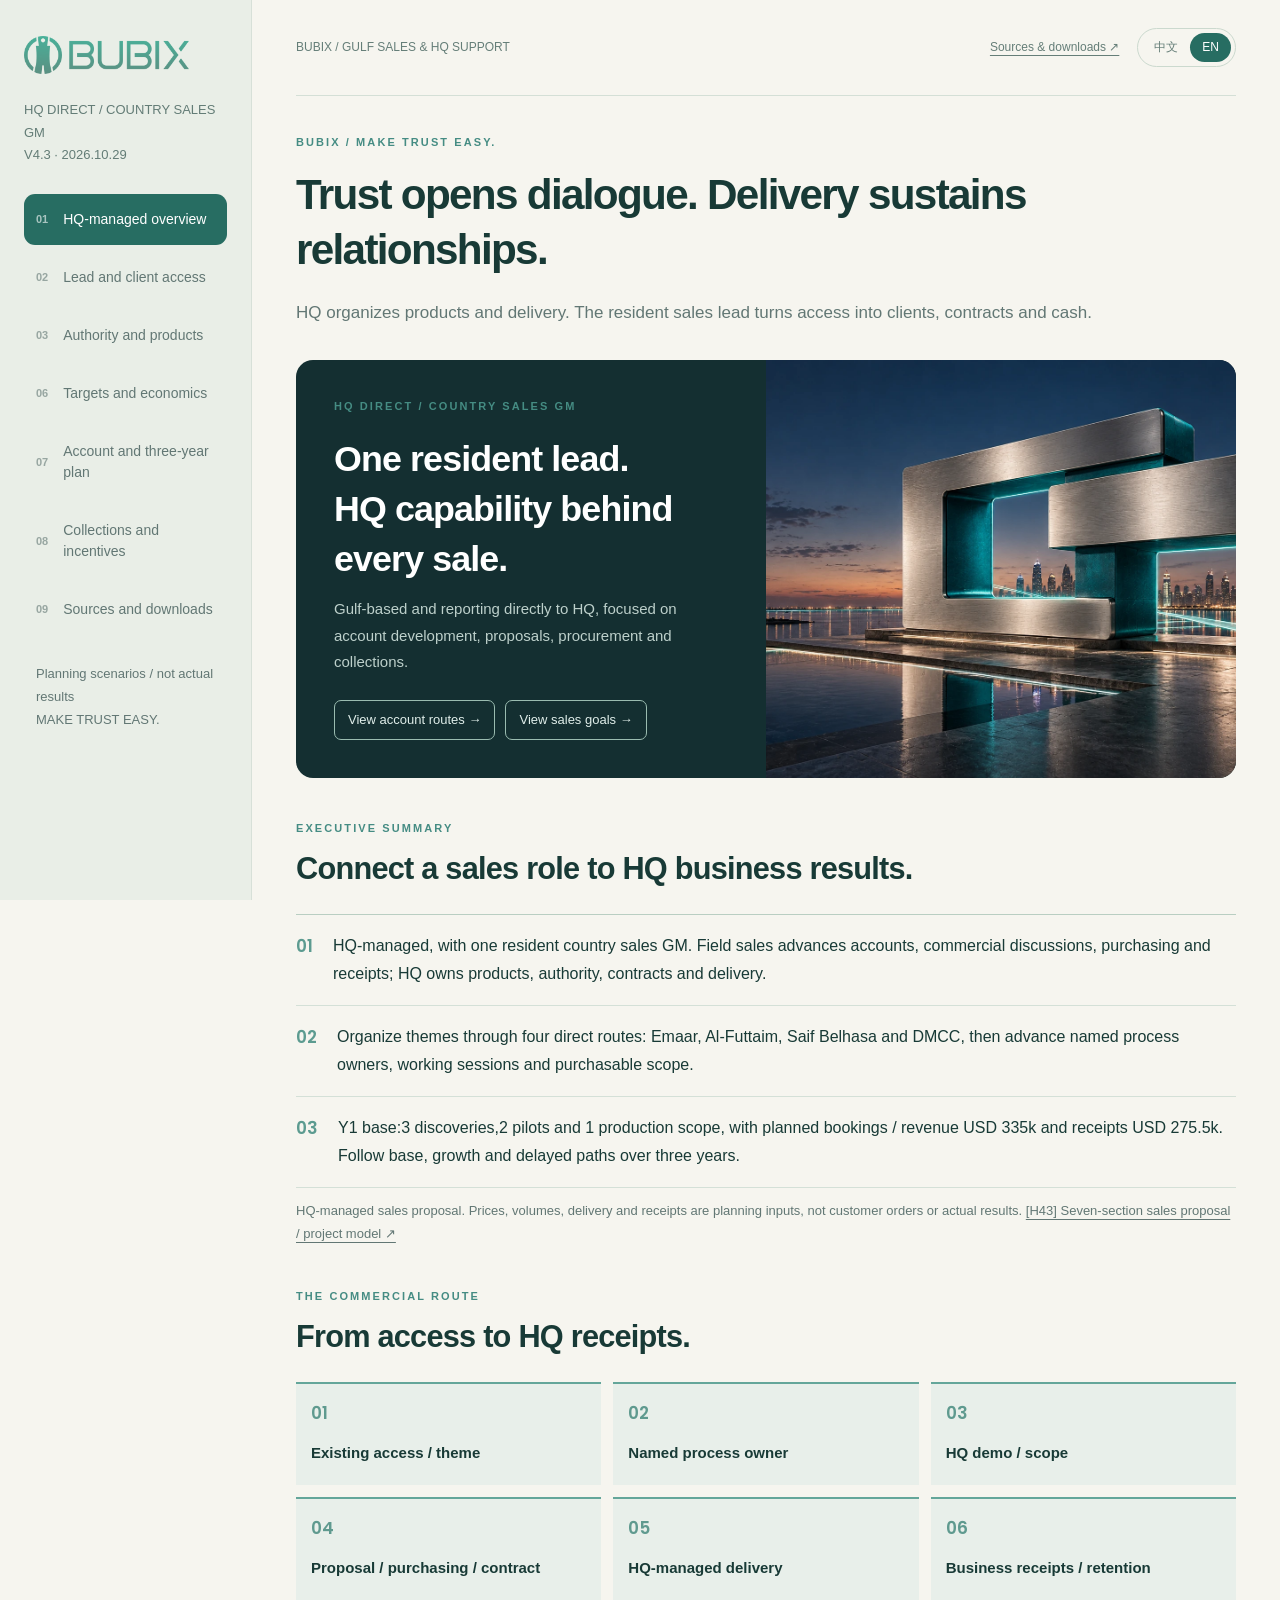
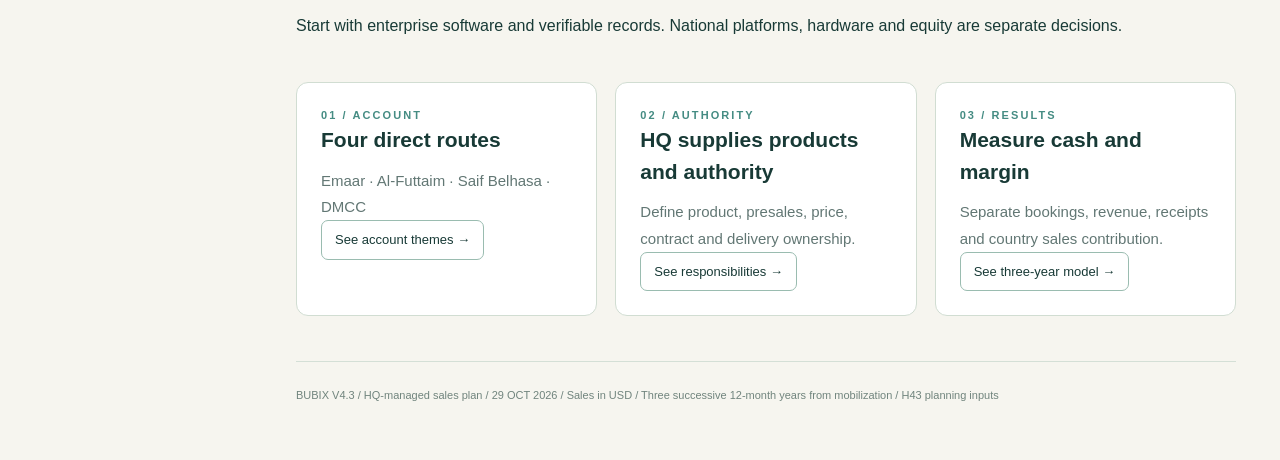
<file: hq-sales-brief/en.html>
<!doctype html><html lang="en"><head><meta charset="utf-8"><meta name="viewport" content="width=device-width,initial-scale=1"><title>BUBIX / HQ-managed Country Sales Plan / V4.3</title><meta name="description" content="HQ-managed country sales GM: account routes, authority, products, sales goals, execution and receipts."/><link rel="stylesheet" href="style.css?v=c8241917e4"></head><body><a class="skip" href="#app" onclick="event.preventDefault();document.getElementById('app').focus()">Skip to content</a><button id="backdrop" aria-label="Close navigation"></button><aside><a href="#overview" aria-label="BUBIX"><img src="assets/official-logo-dark.png" alt="BUBIX" width="165" height="44"></a><p>HQ DIRECT / COUNTRY SALES GM<br>V4.3 · 2026.10.29</p><nav id="nav" aria-label="Plan sections"></nav><p class="note">Planning scenarios / not actual results<br>MAKE TRUST EASY.</p></aside><main><div class="topbar"><button id="menu" aria-label="Open navigation" aria-expanded="false">☰</button><span class="top-label">BUBIX / GULF SALES & HQ SUPPORT</span><div class="right"><a class="pdf" href="#sources">Sources & downloads ↗</a><div class="language" aria-label="Page language"><a href="index.html" data-lang="zh">中文</a><a href="en.html" data-lang="en">EN</a></div></div></div><div id="app" tabindex="-1"></div><footer>BUBIX V4.3 / HQ-managed sales plan / 29 OCT 2026 / Sales in USD / Three successive 12-month years from mobilization / H43 planning inputs</footer></main><script src="app.js?v=c8241917e4"></script></body></html>
</file>
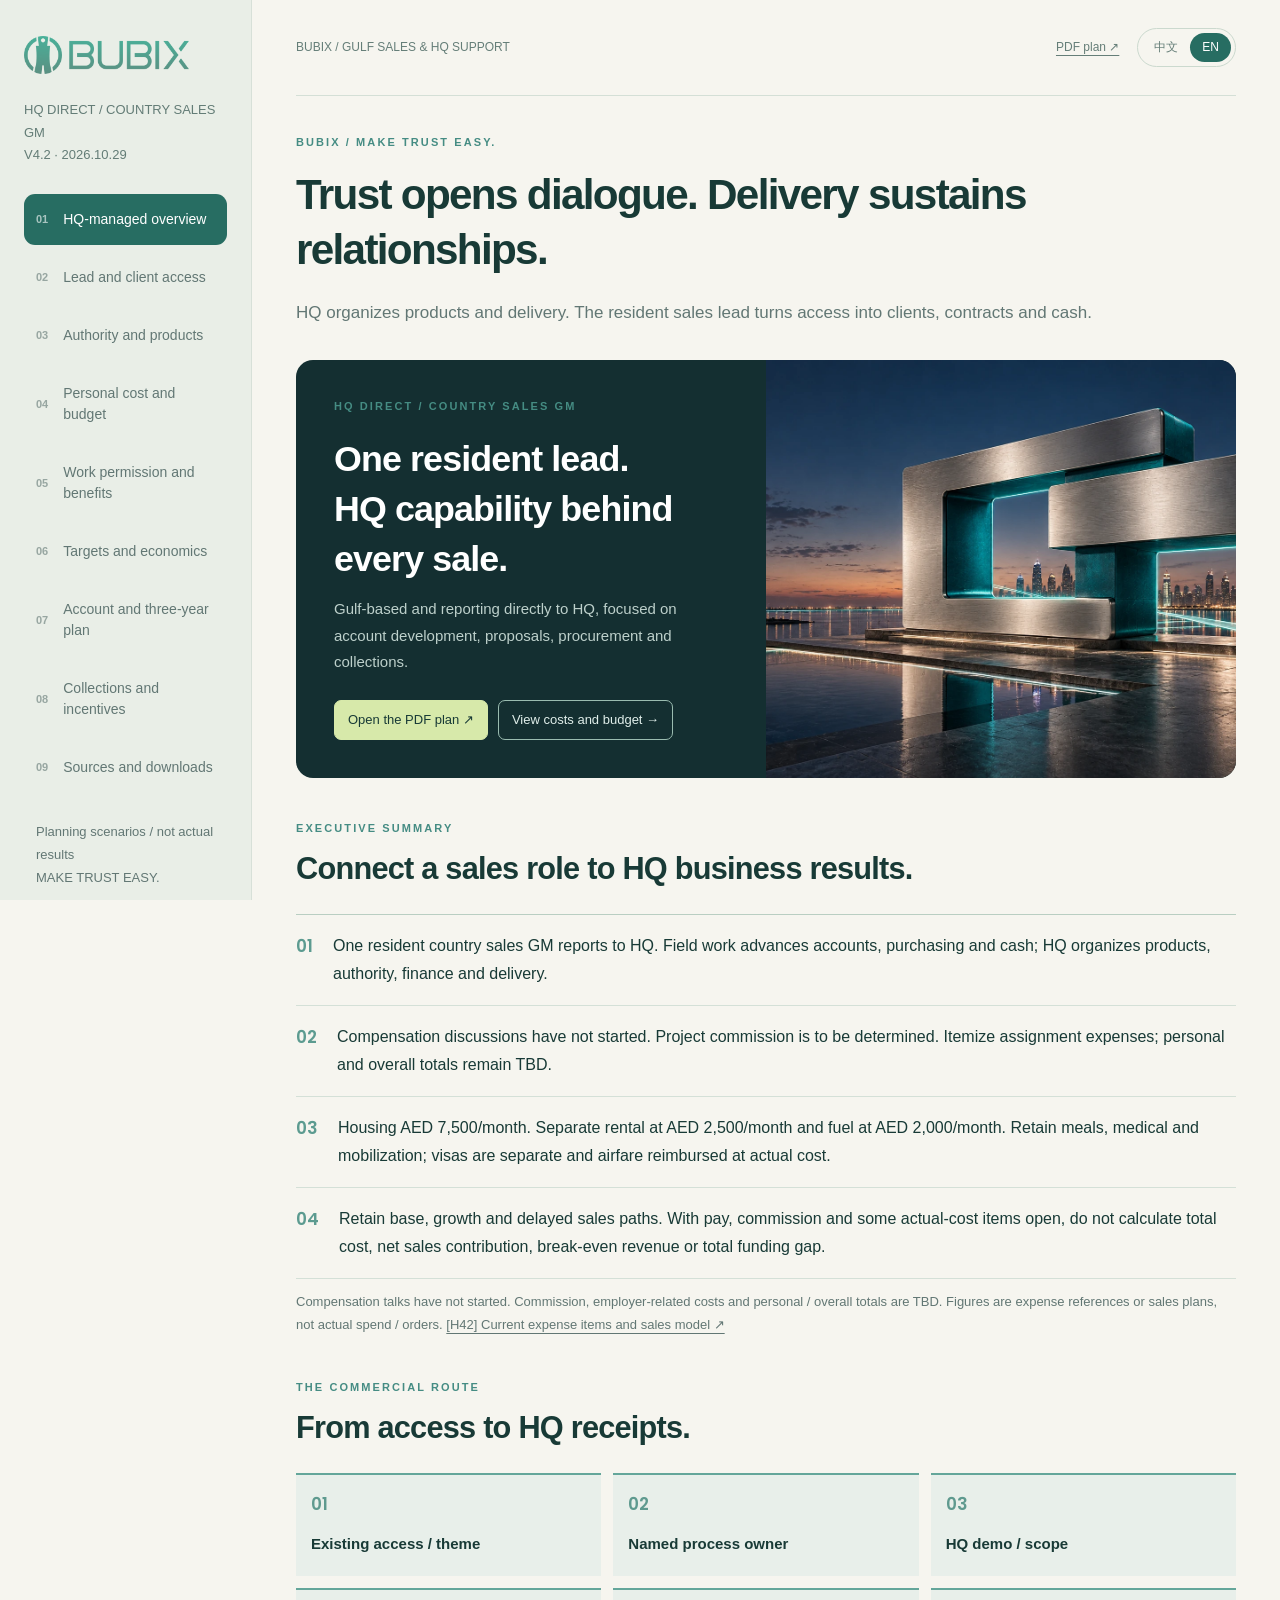
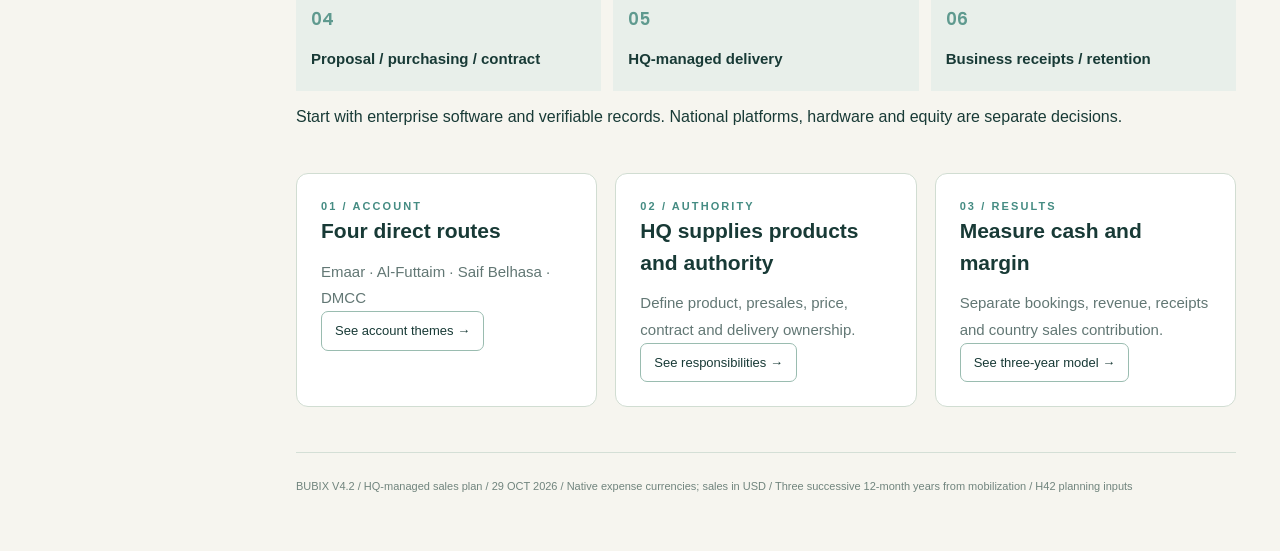
<file: hq-sales/en.html>
<!doctype html><html lang="en"><head><meta charset="utf-8"><meta name="viewport" content="width=device-width,initial-scale=1"><title>BUBIX / HQ-managed Country Sales Plan / V4.2</title><meta name="description" content="HQ-managed country sales GM: personal costs, sales budget, account plans, goals and cash."/><link rel="stylesheet" href="style.css?v=f7b51a43e2"></head><body><a class="skip" href="#app" onclick="event.preventDefault();document.getElementById('app').focus()">Skip to content</a><button id="backdrop" aria-label="Close navigation"></button><aside><a href="#overview" aria-label="BUBIX"><img src="assets/official-logo-dark.png" alt="BUBIX" width="165" height="44"></a><p>HQ DIRECT / COUNTRY SALES GM<br>V4.2 · 2026.10.29</p><nav id="nav" aria-label="Plan sections"></nav><p class="note">Planning scenarios / not actual results<br>MAKE TRUST EASY.</p></aside><main><div class="topbar"><button id="menu" aria-label="Open navigation" aria-expanded="false">☰</button><span class="top-label">BUBIX / GULF SALES & HQ SUPPORT</span><div class="right"><a class="pdf" href="files/BUBIX_HQ_Sales_v4.2_en.pdf" target="_blank">PDF plan ↗</a><div class="language" aria-label="Page language"><a href="index.html" data-lang="zh">中文</a><a href="en.html" data-lang="en">EN</a></div></div></div><div id="app" tabindex="-1"></div><footer>BUBIX V4.2 / HQ-managed sales plan / 29 OCT 2026 / Native expense currencies; sales in USD / Three successive 12-month years from mobilization / H42 planning inputs</footer></main><script src="app.js?v=f7b51a43e2"></script></body></html>
</file>
<file: assets/sales-v3.6.css>
.sales-cover{display:grid;grid-template-columns:1fr 1.1fr;background:#14282b;color:#f1f3ee;border-radius:16px;overflow:hidden;margin:28px 0}.sales-cover>div{padding:34px}.sales-cover h2{color:#f5f5f0;font-size:clamp(25px,2.7vw,38px);line-height:1.4;margin:17px 0}.sales-cover p{color:#b5cbcb;font-size:13px;line-height:1.9}.sales-cover .eyebrow{color:#92d0c8}.sales-cover img{width:100%;height:100%;object-fit:cover;min-height:350px}.sales-cover .btn{color:#f3f5ef;background:transparent;border-color:#6b9999;font-size:12px}.sales-counts{display:grid;grid-template-columns:repeat(4,1fr);gap:18px;margin:24px 0}.sales-counts>div{border-top:1px solid #abc0b9;padding:18px 0;min-width:0}.sales-counts b{font-family:BubixDisplay,Arial,sans-serif;font-size:40px;line-height:1.2;display:block;color:#173e3e;letter-spacing:-.04em}.sales-counts span{display:block;font-size:12px;color:var(--muted);margin-top:12px;line-height:1.6}.sales-boundary{border-left:3px solid #468b82;background:#e9eeea;padding:16px 20px;color:#45625e;font-size:12px;line-height:1.9;margin:22px 0}.sales-sequence{display:grid;grid-template-columns:repeat(5,1fr);gap:12px}.sales-sequence button{text-align:left;background:transparent;border:1px solid var(--line);padding:20px 16px;border-radius:10px;color:var(--ink)}.sales-sequence span{display:block;color:var(--green);font-family:BubixDisplay;font-size:25px}.sales-sequence strong{display:block;font-size:16px;line-height:1.6;margin:14px 0 8px}.sales-sequence small{font-size:11px;color:var(--muted);line-height:1.7}.sales-filters{display:flex;gap:8px;flex-wrap:wrap;margin:26px 0}.sales-filters button{border:1px solid var(--line);border-radius:22px;background:transparent;padding:9px 15px;color:var(--green);font-size:12px}.sales-filters button.active{background:var(--green);color:#fff}.account-grid{display:grid;grid-template-columns:1fr 1fr;gap:22px}.account-card{padding:27px;border:1px solid var(--line);background:#fdfdfa;border-radius:14px;min-width:0}.account-meta{display:flex;justify-content:space-between;gap:15px;font-size:10px;letter-spacing:.06em;color:var(--green)}.account-card h2{font-family:BubixDisplay,Arial,"PingFang SC",sans-serif;font-size:25px;margin:16px 0 13px;line-height:1.4}.account-status{font-size:11px;line-height:1.7;color:#60746c;padding-bottom:17px;border-bottom:1px solid var(--line)}.account-card h3{font-size:13px;margin:20px 0 8px;color:#24655f}.account-card p{font-size:13px;line-height:1.9;color:#536762}.account-card details{margin-top:20px;border-top:1px solid var(--line);padding-top:16px}.account-card summary{cursor:pointer;font-size:12px;color:var(--green);line-height:1.8}.account-stop{font-size:11px;line-height:1.9;background:#ecf0eb;padding:13px;margin:16px 0;color:#53635a}.account-card .source-inline{font-size:10px}.source-inline a{color:#24655f;margin:0 3px}.sales-roadmap{background:#101f26;color:#edf4ed;border-radius:16px;padding:28px;margin:30px 0;perspective:1400px}.roadmap-tabs{display:grid;grid-template-columns:repeat(6,1fr);gap:9px;position:relative;padding-bottom:25px}.roadmap-tabs:after{content:"";position:absolute;left:0;right:0;bottom:10px;height:1px;background:linear-gradient(90deg,#6cb5b3,#2c5059)}.roadmap-tabs button{position:relative;text-align:left;border:1px solid #35515a;border-radius:8px;background:#1d3239;color:#aac5c5;padding:14px 12px;box-shadow:0 6px 0 #09191f;min-height:100px}.roadmap-tabs button.active{background:#286b69;color:#effaf6;box-shadow:0 6px 0 #124a4a}.roadmap-tabs b{display:block;font-family:BubixDisplay;font-size:14px}.roadmap-tabs span{display:block;font-size:11px;line-height:1.6;margin-top:10px}.roadmap-deck{position:relative;border:1px solid #45616a;background:linear-gradient(130deg,#1d373d,#11262e);padding:28px;border-radius:10px;box-shadow:0 9px 0 #0a1920,0 15px 0 #243a41;margin:15px 0 20px}.roadmap-deck .eyebrow{color:#a7dfd2;margin-bottom:25px}.lane{display:grid;grid-template-columns:140px 1fr;gap:25px;border-top:1px solid #35545c;padding:17px 0;align-items:start}.lane span{font-family:BubixDisplay,Arial;font-size:12px;color:#8bc7c1}.lane p{font-size:14px;color:#d2e1db;margin:0;line-height:1.9}.roadmap-output{border-left:3px solid #8ccec4;padding:12px 17px;background:#35595b66;margin-top:20px}.roadmap-output strong{font-size:14px;font-weight:500;line-height:1.8}.roadmap-output p{font-size:12px;color:#a4c1bd;margin:10px 0 0;line-height:1.8}.discovery-grid{display:grid;grid-template-columns:repeat(3,1fr);gap:20px}.discovery-grid>div{border-top:1px solid var(--line);padding:17px 0}.discovery-grid span{color:var(--green);font-size:12px}.discovery-grid h3{font-size:19px;margin:15px 0 8px}.discovery-grid p{font-size:13px;color:var(--muted)}.stage-register{display:grid;grid-template-columns:repeat(4,1fr);gap:14px;margin:28px 0}.stage-register section{border:1px solid var(--line);border-radius:9px;padding:18px;background:#fdfdfa}.stage-register span{font-family:BubixDisplay;font-size:22px;color:#277a71}.stage-register h3{font-size:16px;margin:15px 0 9px}.stage-register p{font-size:12px;color:var(--muted);line-height:1.8;margin:0}.pricing-panel{border-top:1px solid var(--line);border-bottom:1px solid var(--line);padding:30px 0;margin:35px 0}.pricing-panel h2{font-size:28px}.pricing-panel h3{font-size:19px;line-height:1.6}.pricing-panel p{color:var(--muted);font-size:13px;line-height:1.9}.pricing-panel .sales-counts{grid-template-columns:1fr 1fr;background:#e8ede6;padding:20px;border-radius:10px}.pricing-panel .sales-counts b{font-size:32px}.quote-toggle{margin-top:20px;font-size:13px;color:var(--green)}.quote-toggle input{margin-right:10px}.sales-small{font-size:11px!important}.delivery-weeks{display:grid;grid-template-columns:repeat(5,1fr);gap:14px;margin:28px 0}.delivery-weeks section{border-top:3px solid #59998f;padding:15px 0}.delivery-weeks b{font-family:BubixDisplay;color:var(--green);font-size:22px}.delivery-weeks h3{font-size:16px;margin:15px 0 10px}.delivery-weeks p{font-size:12px;line-height:1.9;color:var(--muted)}.sales-cash-band{padding:25px 30px;background:#153336;border-radius:12px;margin:25px 0;color:#d7e9df}.sales-cash-band h2{font-family:BubixDisplay;color:#9fe0cd;font-size:40px;letter-spacing:-.04em;margin:0 0 12px}.sales-cash-band p{font-size:13px;color:#b2d0c5;line-height:1.9;margin:0}html[lang=en] .account-card h2{font-size:23px}html[lang=en] .sales-counts b{font-size:36px}html[lang=en] .sales-sequence strong{font-size:14px}html[lang=en] .pricing-panel .sales-counts b{font-size:28px}
@media(max-width:1100px){.sales-sequence{grid-template-columns:repeat(3,1fr)}.roadmap-tabs{grid-template-columns:repeat(3,1fr)}.stage-register{grid-template-columns:repeat(3,1fr)}.sales-cover{grid-template-columns:1fr}.sales-cover img{height:300px;min-height:0;object-position:center 53%}.delivery-weeks{grid-template-columns:repeat(3,1fr)}}@media(max-width:760px){.sales-cover>div{padding:25px}.sales-cover img{height:200px}.sales-cover h2{font-size:28px}.sales-counts{grid-template-columns:repeat(2,1fr);gap:12px}.sales-counts b{font-size:34px}.sales-sequence{grid-template-columns:1fr}.sales-sequence button{display:grid;grid-template-columns:40px 1fr;gap:0 12px;padding:18px}.sales-sequence strong{margin:0}.sales-sequence small{grid-column:2}.account-grid{grid-template-columns:1fr}.account-card{padding:22px}.account-card h2{font-size:23px}.sales-roadmap{padding:18px}.roadmap-tabs{gap:8px}.roadmap-tabs button{padding:12px 9px;min-height:110px}.roadmap-tabs b{font-size:11px}.roadmap-tabs span{font-size:10px}.roadmap-deck{padding:20px 17px}.lane{grid-template-columns:1fr;gap:8px}.lane p{font-size:13px}.discovery-grid{grid-template-columns:1fr 1fr;gap:16px}.stage-register{grid-template-columns:1fr 1fr;gap:12px}.stage-register section{padding:15px}.pricing-panel .sales-counts{grid-template-columns:1fr;padding:18px}.pricing-panel .sales-counts b{font-size:29px}.delivery-weeks{grid-template-columns:1fr 1fr}.sales-cash-band{padding:22px}.sales-cash-band h2{font-size:29px}html[lang=en] .sales-counts b{font-size:31px}html[lang=en] .pricing-panel .sales-counts b{font-size:27px}}
.wasta-map{background:#112b30;color:#dbe9e4;padding:30px;border-radius:16px;margin:35px 0}.wasta-map>.eyebrow{color:#8cc8bc}.wasta-map h2{color:#eef6ef;font-size:29px;line-height:1.4;margin:15px 0}.wasta-map .wasta-legend{font-size:11px;line-height:1.9;color:#a4c4bc;max-width:820px;margin:0 0 25px}.route-row{display:grid;grid-template-columns:130px 1fr;gap:20px;padding:18px 0;border-top:1px solid #35545b}.route-row>span{font-size:10px;letter-spacing:.08em;color:#a7d6ca;padding-top:14px}.route-row>div{display:grid;grid-template-columns:repeat(4,1fr);gap:10px}.route-row button{border:1px solid #7fb4ac;background:#1a3b40;border-radius:8px;color:#d9eae2;padding:14px 12px;text-align:left;font-size:12px;line-height:1.65;min-height:82px}.route-row.strategic button{border-style:dashed;border-color:#6b9896;background:#173138;font-size:11px}.route-row button.active{background:#357c74;color:#fff;box-shadow:0 5px 0 #082023}.trust-chain{display:grid;grid-template-columns:repeat(4,1fr);gap:12px;border-top:1px solid #35545b;padding-top:24px;margin-top:10px}.trust-chain>div{position:relative;padding:15px 10px;background:#0b2228;border-radius:8px}.trust-chain b{display:block;font-family:BubixDisplay;font-size:20px;color:#78bfb5}.trust-chain strong{display:block;font-size:12px;line-height:1.6;font-weight:500;margin-top:8px;color:#dae9df}.trust-chain span{position:absolute;right:-10px;top:38%;color:#b5d5c9;z-index:1}.route-focus{padding:23px 0 0;border-top:1px solid #35545b;margin-top:26px;min-height:175px}.route-focus small{font-size:10px;color:#9dccbd}.route-focus h3{font-size:21px;margin:12px 0;color:#f1f6ee}.route-focus p{font-size:13px;line-height:1.9;margin:10px 0;color:#b6d1c5}.wasta-principles{display:grid;grid-template-columns:repeat(4,1fr);gap:20px}.wasta-principles article{border-top:3px solid #55988a;padding:20px 0}.wasta-principles span{font-family:BubixDisplay;color:var(--green);font-size:25px}.wasta-principles h3{font-size:19px;line-height:1.5;margin:16px 0 10px}.wasta-principles p{font-size:13px;color:var(--muted);line-height:1.9}.wasta-principles small{font-size:10px;color:#39786b;line-height:1.9;display:block;margin-top:18px}.source-inline a{font-size:11px;color:var(--green)}
@media(max-width:1050px){.route-row{grid-template-columns:1fr;gap:12px}.route-row>span{padding:0}.wasta-principles{grid-template-columns:1fr 1fr}.route-row>div{grid-template-columns:1fr 1fr}}@media(max-width:760px){.wasta-map{padding:23px 19px}.wasta-map h2{font-size:25px}.route-row button{font-size:12px;min-height:83px}.route-row.strategic button{font-size:11px}.trust-chain{grid-template-columns:1fr 1fr}.trust-chain span{display:none}.wasta-principles{grid-template-columns:1fr;gap:15px}.wasta-principles article{padding-top:15px}.route-focus{min-height:260px}.route-focus h3{font-size:20px}}
.revenue-chart{padding:24px;background:#e9efea;border-radius:12px;margin:24px 0}.chart-scale{display:flex;justify-content:space-between;margin:0 105px 20px 42px;font-size:10px;color:#59716a}.revenue-row{display:grid;grid-template-columns:30px 1fr 98px;gap:12px;align-items:center;margin:20px 0;font-size:12px}.revenue-track{height:27px;background:#d4e0d8;border-left:1px solid #68827a}.revenue-track span{height:100%;display:block;background:#28766a}.revenue-row strong{text-align:right;font-variant-numeric:tabular-nums}.model-number{font-size:28px!important;font-family:BubixDisplay,Arial;color:#28695e!important}.delivery-weeks{grid-template-columns:repeat(4,1fr)}@media(max-width:760px){.revenue-chart{padding:18px 12px}.revenue-row{grid-template-columns:24px 1fr 75px;gap:8px;font-size:10px}.chart-scale{margin-left:32px;margin-right:83px;font-size:8px}.model-number{font-size:23px!important}.delivery-weeks{grid-template-columns:1fr 1fr}.roadmap-tabs{grid-template-columns:repeat(2,1fr)}}

.local-path{display:grid;grid-template-columns:repeat(3,1fr);gap:14px;margin:24px 0}.local-path article{border:1px solid var(--line);border-radius:10px;padding:20px;background:#fdfdfa;position:relative}.local-path b{font-family:BubixDisplay,Arial;font-size:25px;color:#28756b}.local-path p{font-size:14px;line-height:1.8;margin:10px 0 0}.local-path h3{font-size:17px;margin:3px 0 10px}.local-path.vertical{display:block}.local-path.vertical article{display:grid;grid-template-columns:42px 1fr;gap:18px;margin-bottom:13px;padding:20px 24px}.local-path.vertical article>p{margin:0}.local-capabilities{display:grid;grid-template-columns:1fr 1fr;gap:16px;margin:25px 0}.local-capabilities .card h3{font-size:17px}.candidate-head{background:#19373a;color:#e7f2eb;border-radius:12px;padding:28px;display:flex;gap:25px;align-items:center;margin:28px 0}.candidate-head h2{color:#f0f5ef;margin:12px 0;font-size:28px}.candidate-head p{font-size:14px;color:#bcd3c8;line-height:1.9}.candidate-head small{color:#98ccbf;letter-spacing:.1em}.candidate-head .btn{flex-shrink:0}.pro-reference{border-left:4px solid #458f81;background:#e9eeea;padding:28px;margin:28px 0;border-radius:0 12px 12px 0}.pro-reference h2{font-size:28px}.pro-reference p{line-height:1.9}.source-inline{line-height:2.2}.source-inline a{display:inline-block}.chart-scale{white-space:nowrap}.card a{line-height:2.1}@media(max-width:760px){.local-path{grid-template-columns:1fr}.local-capabilities{grid-template-columns:1fr}.candidate-head{display:block;padding:24px}.candidate-head h2{font-size:24px}.pro-reference{padding:22px}.local-path.vertical article{padding:18px;grid-template-columns:30px 1fr;gap:12px}.local-path h3{font-size:16px}}
</file>
<file: hq-sales-brief/style.css>
@font-face{font-family:Poppins;src:url('assets/Poppins-SemiBold.ttf')}*{box-sizing:border-box}html{scroll-behavior:smooth}body{margin:0;color:#183a36;background:#f6f5ef;font-family:Arial,'PingFang SC','Microsoft YaHei',sans-serif;font-size:16px;line-height:1.75}button,a{color:inherit}a{text-underline-offset:4px}button{font:inherit;cursor:pointer}button:focus-visible,a:focus-visible{outline:3px solid #49a89c;outline-offset:4px}h1,h2,h3,h4,p{margin:0}h1{font-size:clamp(30px,3.3vw,52px);line-height:1.3;letter-spacing:-.04em;margin:16px 0 20px}h2{font-size:clamp(24px,2.4vw,35px);line-height:1.4;letter-spacing:-.025em}h3{font-size:21px;line-height:1.5}h4{font-size:18px}p{margin-top:12px}small,.note{font-size:13px;line-height:1.75;color:#627774}.eyebrow{display:block;color:#458c83;font-size:11px;letter-spacing:.19em;line-height:1.6;font-weight:bold}aside{position:fixed;inset:0 auto 0 0;width:252px;background:#e9eee7;padding:36px 24px;overflow-y:auto;border-right:1px solid #d7e0d8}aside img{width:165px;height:auto}aside>p{font-size:13px;color:#637c76;margin:16px 0 27px}#nav{display:grid;gap:7px}#nav button{display:flex;align-items:center;gap:15px;border:0;background:transparent;padding:15px 12px;border-radius:11px;text-align:left;color:#627774;font-size:14px;line-height:1.5}#nav button b{font-size:11px;opacity:.6}#nav button[aria-current=page]{background:#276d62;color:#fff}aside .note{margin:28px 12px}main{margin-left:252px;padding:0 44px 30px;max-width:1700px}.topbar{display:flex;align-items:center;gap:18px;justify-content:space-between;padding:28px 0;border-bottom:1px solid #d4dfd6;margin-bottom:38px;font-size:12px;color:#657e78}.language{border:1px solid #cbd9ce;padding:4px;display:flex;border-radius:30px}.language a{padding:5px 12px;text-decoration:none;line-height:1.6}.language a[aria-current=page]{background:#276d62;color:white;border-radius:20px}.topbar .right{display:flex;align-items:center;gap:18px}.topbar .pdf{white-space:nowrap}.intro{max-width:1200px;margin-bottom:33px}.intro>p{font-size:17px;max-width:1050px;color:#627774}section{margin:42px 0}.section-head{margin-bottom:24px}.section-head h2{margin:10px 0}.section-head>p{color:#627774}.cover{display:grid;grid-template-columns:1fr 1fr;overflow:hidden;background:#142f31;color:#fff;border-radius:17px;margin:25px 0 42px}.cover>div{padding:38px}.cover h2{font-size:clamp(27px,2.8vw,41px);margin-top:18px}.cover p{font-size:15px;color:#bdd0cb}.cover img{width:100%;height:100%;min-height:350px;object-fit:cover}.actions{display:flex;gap:10px;align-items:center;flex-wrap:wrap;margin-top:25px}button:not(#menu):not(#nav button),.button{border:1px solid #9abcb0;background:transparent;border-radius:7px;padding:8px 13px;text-decoration:none;font-size:13px;line-height:1.65}.button.primary{background:#d7e9aa;color:#183a36;border-color:#d7e9aa}.cover button{color:#e0eeea}.summary{border-top:1px solid #b9cec2}.summary p{display:flex;gap:20px;padding:17px 0;border-bottom:1px solid #d4e0d7;margin:0}.summary b{font-family:Poppins;color:#5c9b90;font-size:17px}.cards,.two,.three{display:grid;grid-template-columns:repeat(2,minmax(0,1fr));gap:18px;margin:22px 0}.three{grid-template-columns:repeat(3,minmax(0,1fr))}.cards>article,.two>article,.three>article{border:1px solid #d1ddd2;border-radius:12px;padding:24px;background:#fff}.cards p,.two p,.three p{color:#627774;font-size:15px}.numbers strong{display:block;font-family:Poppins;font-size:clamp(26px,2.5vw,41px);line-height:1.4;margin-top:15px}.numbers small{font-size:12px}.route{display:grid;grid-template-columns:repeat(3,minmax(0,1fr));gap:12px}.route article{border-top:2px solid #64a69a;padding:15px 15px 20px;background:#e8efea}.route b{font-family:Poppins;color:#5f9a8f;font-size:17px}.route p{line-height:1.6;font-size:15px;font-weight:bold}.account-list>article{display:grid;grid-template-columns:190px minmax(0,1fr);gap:20px;border-top:1px solid #b9cec2;padding:25px 0}.dark-panel{padding:32px;background:#142f31;color:#e7f0eb;border-radius:13px}.dark-panel p,.dark-panel .note{color:#bbd0c9}.dark-panel .eyebrow{color:#8fc3b5}.dark-panel h3{font-family:Poppins;font-size:29px;color:#d5e7a9}.plain-list{padding-left:22px}.plain-list li{padding:10px 0 10px 8px}.legal-strip{border-top:2px solid #78aea0;padding-top:25px}.source-links,.downloads{font-size:12px;color:#427d72}.source-links a,.downloads a{display:inline-block;margin:0 13px 8px 0}.tablewrap{overflow-x:auto;border:1px solid #d3dfd6;border-radius:11px;background:white;margin:20px 0}table{border-collapse:collapse;width:100%;min-width:550px;font-size:14px}th,td{padding:15px 18px;text-align:left;border-bottom:1px solid #e1e8e1;vertical-align:top}thead th{background:#e8efea;color:#487c71;font-size:12px}tr:last-child>*{border:0}td:last-child{font-variant-numeric:tabular-nums}table td:not(:first-child){min-width:100px}table th:first-child{min-width:170px}details{margin:30px 0;border-top:1px solid #b5ccbf;padding:20px 0}summary{cursor:pointer;font-weight:bold}details p{font-size:14px;color:#627774;max-width:1000px}.switch{display:flex;gap:9px;margin-bottom:20px}.switch button[aria-pressed=true]{background:#276d62!important;color:white}.revenue-chart{padding:25px;background:#e6eee7;border-radius:12px;margin:20px 0}.axis{display:flex;justify-content:space-between;margin:0 90px 18px 35px;font-size:10px;color:#6b837b}.bar-row{display:grid;grid-template-columns:30px 1fr 90px;gap:10px;align-items:center;margin:16px 0;font-size:12px}.bar-row>div{height:28px;background:#d4e0d8}.bar-row i{display:block;background:#4a8e7e;height:100%;min-width:2px}.bar-row strong{text-align:right}.timeline-tabs{display:flex;gap:9px;flex-wrap:wrap}.timeline-tabs button{flex:1;min-width:130px;text-align:left;padding:15px!important}.timeline-tabs b,.timeline-tabs span{display:block}.timeline-tabs span{font-size:12px;color:#6b817a;margin-top:7px}.timeline-tabs [aria-selected=true]{background:#276d62!important;color:white}.timeline-tabs [aria-selected=true] span{color:#d5e6de}.timeline-body{margin-top:15px}.timeline-body p{max-width:1000px}.time-allocation{display:grid;grid-template-columns:repeat(5,1fr);gap:16px}.time-allocation article{padding-top:15px;border-top:2px solid #80ad9d}.time-allocation b{display:block;font-family:Poppins;font-size:33px;color:#276d62}.time-allocation span{font-size:13px;color:#627774}.source-list article{display:grid;grid-template-columns:50px 1fr;gap:16px;padding:20px 0;border-top:1px solid #c7d8cc}.source-list b{font-size:12px;color:#488779}.source-list h3{font-size:17px}.source-list p{font-size:14px;color:#627774}.downloads{display:flex;gap:10px;flex-wrap:wrap}footer{border-top:1px solid #d4dfd6;padding:24px 0;font-size:11px;color:#70847d;margin-top:45px}#menu,#backdrop{display:none}.skip{position:absolute;left:-9999px}.skip:focus{left:15px;top:12px;background:#fff;padding:12px;z-index:20}#app{animation:arrive .25s ease}@keyframes arrive{from{opacity:.4;transform:translateY(5px)}to{opacity:1;transform:none}}@media(min-width:1500px){main{padding-left:65px;padding-right:65px}.cover>div{padding:48px}}@media(max-width:1100px){aside{width:210px;padding:30px 18px}aside img{width:150px}main{margin-left:210px;padding:0 26px 25px}.three{grid-template-columns:1fr}.cover>div{padding:27px}.cover{grid-template-columns:1fr 1fr}.account-list>article{grid-template-columns:155px minmax(0,1fr)}}@media(max-width:760px){body{font-size:15px}aside{transform:translateX(-100%);transition:transform .2s;width:280px;z-index:12}body.nav-open aside{transform:translateX(0)}body.nav-open #backdrop{display:block;position:fixed;inset:0;z-index:11;background:#0b242575;border:0}main{margin:0;padding:0 18px 20px}.topbar{padding:18px 0;margin-bottom:30px;gap:12px}.topbar>.top-label{display:none}.topbar .right{gap:13px}.topbar .pdf{font-size:11px}#menu{display:block;background:transparent;border:1px solid #c0d3c6;border-radius:6px;font-size:18px;padding:5px 10px}.cover{grid-template-columns:1fr}.cover>div{padding:26px}.cover img{min-height:0;height:230px}.cover.narrow img{height:210px}h1{font-size:31px}.intro>p{font-size:15px}.two,.cards,.three{grid-template-columns:1fr}.route{grid-template-columns:repeat(2,minmax(0,1fr))}.account-list>article{grid-template-columns:1fr;gap:10px}.time-allocation{grid-template-columns:repeat(2,1fr)}.dark-panel{padding:24px}.bar-row{grid-template-columns:25px 1fr 80px;font-size:11px}.axis{margin-right:80px}.numbers strong{font-size:35px}th,td{padding:12px 14px}section{margin:34px 0}.source-list article{grid-template-columns:42px minmax(0,1fr)}.summary p{gap:12px}.summary b{font-size:15px}}@media(prefers-reduced-motion:reduce){html{scroll-behavior:auto}#app,aside{animation:none;transition:none}}

.switch{flex-wrap:wrap}.cover h2 small{color:#bdcfc8;font-size:17px}.two article .tablewrap{margin:18px -8px 0}.two article table{min-width:420px;font-size:12px}.two article td,.two article th{padding:11px 12px}.two article table th:first-child{min-width:150px}.two article table td:not(:first-child){min-width:65px}

.two>article.dark-panel{background:#142f31;border-color:#142f31}.two>article.dark-panel p{color:#bbd0c9}
</file>
<file: hq-sales/style.css>
@font-face{font-family:Poppins;src:url('assets/Poppins-SemiBold.ttf')}*{box-sizing:border-box}html{scroll-behavior:smooth}body{margin:0;color:#183a36;background:#f6f5ef;font-family:Arial,'PingFang SC','Microsoft YaHei',sans-serif;font-size:16px;line-height:1.75}button,a{color:inherit}a{text-underline-offset:4px}button{font:inherit;cursor:pointer}button:focus-visible,a:focus-visible{outline:3px solid #49a89c;outline-offset:4px}h1,h2,h3,h4,p{margin:0}h1{font-size:clamp(30px,3.3vw,52px);line-height:1.3;letter-spacing:-.04em;margin:16px 0 20px}h2{font-size:clamp(24px,2.4vw,35px);line-height:1.4;letter-spacing:-.025em}h3{font-size:21px;line-height:1.5}h4{font-size:18px}p{margin-top:12px}small,.note{font-size:13px;line-height:1.75;color:#627774}.eyebrow{display:block;color:#458c83;font-size:11px;letter-spacing:.19em;line-height:1.6;font-weight:bold}aside{position:fixed;inset:0 auto 0 0;width:252px;background:#e9eee7;padding:36px 24px;overflow-y:auto;border-right:1px solid #d7e0d8}aside img{width:165px;height:auto}aside>p{font-size:13px;color:#637c76;margin:16px 0 27px}#nav{display:grid;gap:7px}#nav button{display:flex;align-items:center;gap:15px;border:0;background:transparent;padding:15px 12px;border-radius:11px;text-align:left;color:#627774;font-size:14px;line-height:1.5}#nav button b{font-size:11px;opacity:.6}#nav button[aria-current=page]{background:#276d62;color:#fff}aside .note{margin:28px 12px}main{margin-left:252px;padding:0 44px 30px;max-width:1700px}.topbar{display:flex;align-items:center;gap:18px;justify-content:space-between;padding:28px 0;border-bottom:1px solid #d4dfd6;margin-bottom:38px;font-size:12px;color:#657e78}.language{border:1px solid #cbd9ce;padding:4px;display:flex;border-radius:30px}.language a{padding:5px 12px;text-decoration:none;line-height:1.6}.language a[aria-current=page]{background:#276d62;color:white;border-radius:20px}.topbar .right{display:flex;align-items:center;gap:18px}.topbar .pdf{white-space:nowrap}.intro{max-width:1200px;margin-bottom:33px}.intro>p{font-size:17px;max-width:1050px;color:#627774}section{margin:42px 0}.section-head{margin-bottom:24px}.section-head h2{margin:10px 0}.section-head>p{color:#627774}.cover{display:grid;grid-template-columns:1fr 1fr;overflow:hidden;background:#142f31;color:#fff;border-radius:17px;margin:25px 0 42px}.cover>div{padding:38px}.cover h2{font-size:clamp(27px,2.8vw,41px);margin-top:18px}.cover p{font-size:15px;color:#bdd0cb}.cover img{width:100%;height:100%;min-height:350px;object-fit:cover}.actions{display:flex;gap:10px;align-items:center;flex-wrap:wrap;margin-top:25px}button:not(#menu):not(#nav button),.button{border:1px solid #9abcb0;background:transparent;border-radius:7px;padding:8px 13px;text-decoration:none;font-size:13px;line-height:1.65}.button.primary{background:#d7e9aa;color:#183a36;border-color:#d7e9aa}.cover button{color:#e0eeea}.summary{border-top:1px solid #b9cec2}.summary p{display:flex;gap:20px;padding:17px 0;border-bottom:1px solid #d4e0d7;margin:0}.summary b{font-family:Poppins;color:#5c9b90;font-size:17px}.cards,.two,.three{display:grid;grid-template-columns:repeat(2,minmax(0,1fr));gap:18px;margin:22px 0}.three{grid-template-columns:repeat(3,minmax(0,1fr))}.cards>article,.two>article,.three>article{border:1px solid #d1ddd2;border-radius:12px;padding:24px;background:#fff}.cards p,.two p,.three p{color:#627774;font-size:15px}.numbers strong{display:block;font-family:Poppins;font-size:clamp(26px,2.5vw,41px);line-height:1.4;margin-top:15px}.numbers small{font-size:12px}.route{display:grid;grid-template-columns:repeat(3,minmax(0,1fr));gap:12px}.route article{border-top:2px solid #64a69a;padding:15px 15px 20px;background:#e8efea}.route b{font-family:Poppins;color:#5f9a8f;font-size:17px}.route p{line-height:1.6;font-size:15px;font-weight:bold}.account-list>article{display:grid;grid-template-columns:190px minmax(0,1fr);gap:20px;border-top:1px solid #b9cec2;padding:25px 0}.dark-panel{padding:32px;background:#142f31;color:#e7f0eb;border-radius:13px}.dark-panel p,.dark-panel .note{color:#bbd0c9}.dark-panel .eyebrow{color:#8fc3b5}.dark-panel h3{font-family:Poppins;font-size:29px;color:#d5e7a9}.plain-list{padding-left:22px}.plain-list li{padding:10px 0 10px 8px}.legal-strip{border-top:2px solid #78aea0;padding-top:25px}.source-links,.downloads{font-size:12px;color:#427d72}.source-links a,.downloads a{display:inline-block;margin:0 13px 8px 0}.tablewrap{overflow-x:auto;border:1px solid #d3dfd6;border-radius:11px;background:white;margin:20px 0}table{border-collapse:collapse;width:100%;min-width:550px;font-size:14px}th,td{padding:15px 18px;text-align:left;border-bottom:1px solid #e1e8e1;vertical-align:top}thead th{background:#e8efea;color:#487c71;font-size:12px}tr:last-child>*{border:0}td:last-child{font-variant-numeric:tabular-nums}table td:not(:first-child){min-width:100px}table th:first-child{min-width:170px}details{margin:30px 0;border-top:1px solid #b5ccbf;padding:20px 0}summary{cursor:pointer;font-weight:bold}details p{font-size:14px;color:#627774;max-width:1000px}.switch{display:flex;gap:9px;margin-bottom:20px}.switch button[aria-pressed=true]{background:#276d62!important;color:white}.revenue-chart{padding:25px;background:#e6eee7;border-radius:12px;margin:20px 0}.axis{display:flex;justify-content:space-between;margin:0 90px 18px 35px;font-size:10px;color:#6b837b}.bar-row{display:grid;grid-template-columns:30px 1fr 90px;gap:10px;align-items:center;margin:16px 0;font-size:12px}.bar-row>div{height:28px;background:#d4e0d8}.bar-row i{display:block;background:#4a8e7e;height:100%;min-width:2px}.bar-row strong{text-align:right}.timeline-tabs{display:flex;gap:9px;flex-wrap:wrap}.timeline-tabs button{flex:1;min-width:130px;text-align:left;padding:15px!important}.timeline-tabs b,.timeline-tabs span{display:block}.timeline-tabs span{font-size:12px;color:#6b817a;margin-top:7px}.timeline-tabs [aria-selected=true]{background:#276d62!important;color:white}.timeline-tabs [aria-selected=true] span{color:#d5e6de}.timeline-body{margin-top:15px}.timeline-body p{max-width:1000px}.time-allocation{display:grid;grid-template-columns:repeat(5,1fr);gap:16px}.time-allocation article{padding-top:15px;border-top:2px solid #80ad9d}.time-allocation b{display:block;font-family:Poppins;font-size:33px;color:#276d62}.time-allocation span{font-size:13px;color:#627774}.source-list article{display:grid;grid-template-columns:50px 1fr;gap:16px;padding:20px 0;border-top:1px solid #c7d8cc}.source-list b{font-size:12px;color:#488779}.source-list h3{font-size:17px}.source-list p{font-size:14px;color:#627774}.downloads{display:flex;gap:10px;flex-wrap:wrap}footer{border-top:1px solid #d4dfd6;padding:24px 0;font-size:11px;color:#70847d;margin-top:45px}#menu,#backdrop{display:none}.skip{position:absolute;left:-9999px}.skip:focus{left:15px;top:12px;background:#fff;padding:12px;z-index:20}#app{animation:arrive .25s ease}@keyframes arrive{from{opacity:.4;transform:translateY(5px)}to{opacity:1;transform:none}}@media(min-width:1500px){main{padding-left:65px;padding-right:65px}.cover>div{padding:48px}}@media(max-width:1100px){aside{width:210px;padding:30px 18px}aside img{width:150px}main{margin-left:210px;padding:0 26px 25px}.three{grid-template-columns:1fr}.cover>div{padding:27px}.cover{grid-template-columns:1fr 1fr}.account-list>article{grid-template-columns:155px minmax(0,1fr)}}@media(max-width:760px){body{font-size:15px}aside{transform:translateX(-100%);transition:transform .2s;width:280px;z-index:12}body.nav-open aside{transform:translateX(0)}body.nav-open #backdrop{display:block;position:fixed;inset:0;z-index:11;background:#0b242575;border:0}main{margin:0;padding:0 18px 20px}.topbar{padding:18px 0;margin-bottom:30px;gap:12px}.topbar>.top-label{display:none}.topbar .right{gap:13px}.topbar .pdf{font-size:11px}#menu{display:block;background:transparent;border:1px solid #c0d3c6;border-radius:6px;font-size:18px;padding:5px 10px}.cover{grid-template-columns:1fr}.cover>div{padding:26px}.cover img{min-height:0;height:230px}.cover.narrow img{height:210px}h1{font-size:31px}.intro>p{font-size:15px}.two,.cards,.three{grid-template-columns:1fr}.route{grid-template-columns:repeat(2,minmax(0,1fr))}.account-list>article{grid-template-columns:1fr;gap:10px}.time-allocation{grid-template-columns:repeat(2,1fr)}.dark-panel{padding:24px}.bar-row{grid-template-columns:25px 1fr 80px;font-size:11px}.axis{margin-right:80px}.numbers strong{font-size:35px}th,td{padding:12px 14px}section{margin:34px 0}.source-list article{grid-template-columns:42px minmax(0,1fr)}.summary p{gap:12px}.summary b{font-size:15px}}@media(prefers-reduced-motion:reduce){html{scroll-behavior:auto}#app,aside{animation:none;transition:none}}

.switch{flex-wrap:wrap}.cover h2 small{color:#bdcfc8;font-size:17px}.two article .tablewrap{margin:18px -8px 0}.two article table{min-width:420px;font-size:12px}.two article td,.two article th{padding:11px 12px}.two article table th:first-child{min-width:150px}.two article table td:not(:first-child){min-width:65px}

.two>article.dark-panel{background:#142f31;border-color:#142f31}.two>article.dark-panel p{color:#bbd0c9}
</file>
